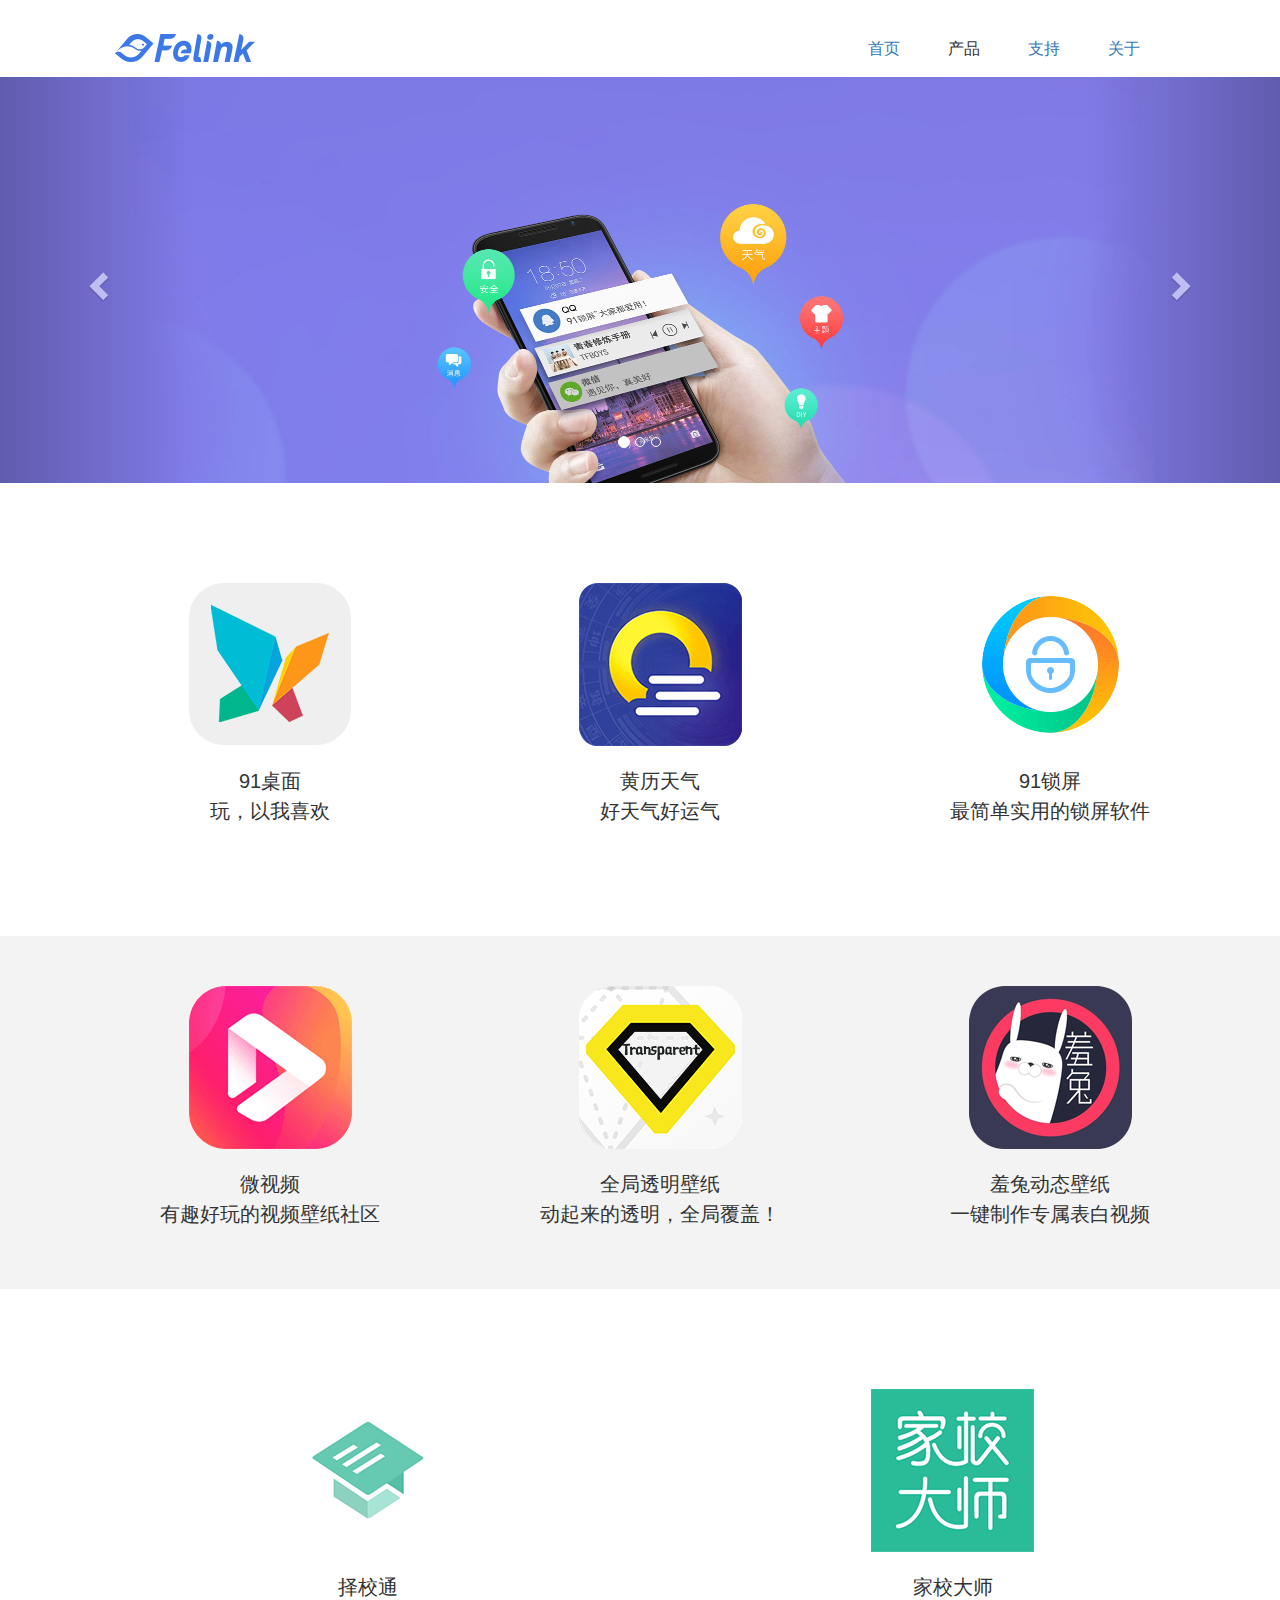
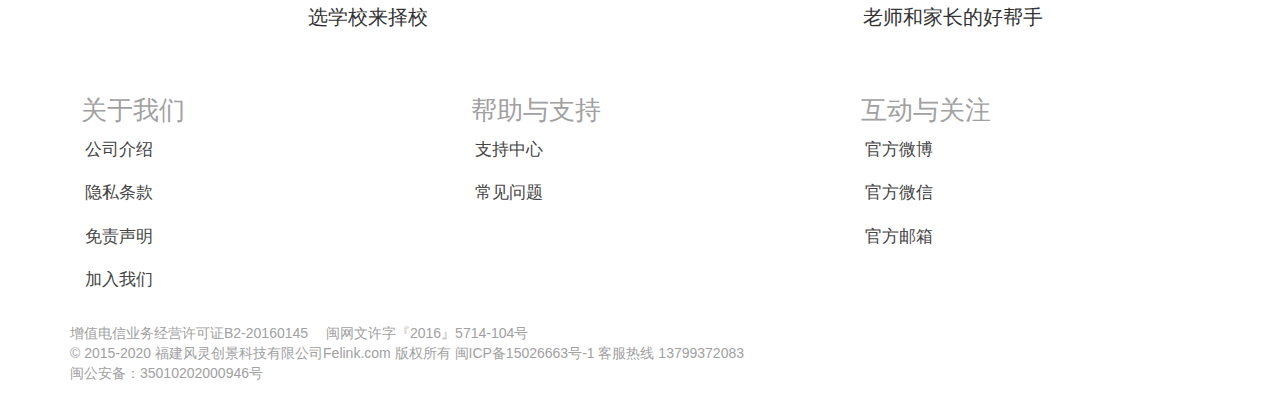
<file: felink/index.html>
<!DOCTYPE html>
<html lang="en">
<head>
    <meta charset="UTF-8">
    <meta name="viewport" content="width=device-width, initial-scale=1.0">
    <title>Document</title>
    <script src="js/jquery-3.5.1.min.js"></script>
    <script src="js/bootstrap.min.js"></script>
    <script src="js/ww.js"></script>
    <link rel="stylesheet" href="css/bootstrap.min.css">
    <link rel="stylesheet" href="css/ww.css">
</head>
<body>
    <div class="container a2">
        <div class="row">
          <div class="col-md-3 col-sm-12 column">
              <div class="row">
                <div class="col-md-4 col-sm-5"></div>
                <div class="col-md-8 col-sm-1">
                    <img src="image/LOGO.png" class="a5" alt="">
                </div>
                <div class="col-md-0 col-sm-6"></div>
              </div>
          </div>
          <div class="col-md-3 col-sm-0"></div>
          <div class="col-md-3 col-sm-4"></div>
          <div class="col-md-3 col-sm-4 col-md-pull-1">
              <div class="row a1">
                  <div class="col-md-3 col-sm-3"><a href="#">首页</a></div>
                  <div class="col-md-3 col-sm-3 a3">产品
                  <ul class="dropdown-menu a4">
                    <li><a href="#">91桌面</a></li>
                    <li><a href="#">黄历天气</a></li>
                    <li><a href="#">黄历日历</a></li>
                    <li><a href="#">精灵天气</a></li>
                    <li><a href="#">微视频</a></li>
                    <li><a href="#">全局透明壁纸</a></li>
                    <li><a href="#">羞兔动态壁纸</a></li>
                    <li><a href="#">91锁屏</a></li>
                    <li><a href="#">择校通</a></li>
                    <li><a href="#">家校大师</a></li>
                </ul>
            </div>
                  <div class="col-md-3 col-sm-3"><a href="page/wzf.html">支持</a></div>
                  <div class="col-md-3 col-sm-3"><a href="page/wzf1.html">关于</a></div>
              </div>
              <div class="col-md-0 col-sm-4"></div>
          </div>
        </div>
      </div>



      <nav class="navbar navbar-default a6" role="navigation">
        <div class="container-fluid"> 
        <div class="navbar-header a10 c2">
            <button type="button" class="navbar-toggle" id="btn"
                    data-target="#example-navbar-collapse" style="float:left">
                <span class="sr-only">切换导航</span>
                <span class="icon-bar" style="background: #fff;"></span>
                <span class="icon-bar" style="background: #fff;"></span>
                <span class="icon-bar" style="background: #fff;"></span>
            </button>
            <div class="navbar-brand" style="float:right">
            <img src="image/Felink-logo.png">
            </div>
        </div>
        <div class="a11">
            <div class="navbar-collapse a10" id="example-navbar-collapse">
                <ul class="nav navbar-nav a8"  style="width: 120px;">
                    <li><a href="#">首页</a></li>
                    <li class="dropdown">
                        <a href="#" class="dropdown-toggle a9" data-toggle="dropdown">
                            产品 <b class="caret"></b>
                        </a>
                        <ul class="dropdown-menu a7" >
                            <li><a href="#">91桌面</a></li>
                            <li><a href="#">黄历天气</a></li>
                            <li><a href="#">黄历日历</a></li>
                            <li><a href="#">精灵天气</a></li>
                            <li><a href="#">微视频</a></li>
                            <li><a href="#">全局透明壁纸</a></li>
                            <li><a href="#">羞兔动态壁纸</a></li>
                            <li><a href="#">91锁屏</a></li>
                            <li><a href="#">择校通</a></li>
                            <li><a href="#">家校大师</a></li>
                        </ul>
                    </li>
                    <li><a href="#">支持</a></li>
                    <li><a href="#">关于</a></li>
                </ul>
            </div>
        </div>
        
        </div>
    </nav>





    <div class="container-fluid lb">
        <div class="row clearfix">
            <div class="col-md-12 column">
                <div class="carousel slide" id="carousel-516296">
                    <ol class="carousel-indicators">
                        <li class="active" data-slide-to="0" data-target="#carousel-516296">
                        </li>
                        <li data-slide-to="1" data-target="#carousel-516296">
                        </li>
                        <li data-slide-to="2" data-target="#carousel-516296">
                        </li>
                    </ol>
                    <div class="carousel-inner">
                        <div class="item active">
                            <img alt="" src="image/3.jpg" />
                            <div class="carousel-caption">
                               
                            </div>
                        </div>
                        <div class="item">
                            <img alt="" src="image/5.png" />
                            <div class="carousel-caption">
                                
                            </div>
                        </div>
                        <div class="item">
                            <img alt="" src="image/7.jpg" />
                            <div class="carousel-caption">
                                
                            </div>
                        </div>
                    </div> <a class="left carousel-control" href="#carousel-516296" data-slide="prev"><span class="glyphicon glyphicon-chevron-left"></span></a> <a class="right carousel-control" href="#carousel-516296" data-slide="next"><span class="glyphicon glyphicon-chevron-right"></span></a>
                </div>
            </div>
        </div>
    </div>





    <main>

        <section class="well2 f">
            <div class="container  text-center index-content">
                <div class="row">
                    
                    <div class="col-md-4 col-sm-4 col-xs-12">
                        <ul class="icon-list">
                            <li class="box">
                                <div class="box_aside">
                                    <a href="zm.html"><img src="image/index_ico1.png" alt=""/></a>
                                    <br> <br>
                                    <a href="zm.html">91桌面<br/>玩，以我喜欢</a>
                                </div>
                            </li>

                        </ul>
                    </div>


                    <div class="col-md-4 col-sm-4 col-xs-12">
                        <ul class="icon-list">
                            <li class="box">
                                <div class="box_aside">
                                    <a href="tq.html"><img src="image/index_ico2_20170315.png" alt=""/></a>
                                    <br> <br>
                                    <a href="tq.html">黄历天气<br/> 好天气好运气</a>
                                </div>
                            </li>
                        </ul>
                    </div>
                    

                    <div class="col-md-4 col-sm-4 col-xs-12">
                        <ul class="icon-list">
                            <li class="box">
                                <div class="box_aside">
                                    <a href="s.html"><img src="image/index_ico3_20160722.png" alt=""/></a>
                                    <br> <br>
                                    <a href="s.html">91锁屏 <br/>最简单实用的锁屏软件</a>
                                </div>
                            </li>
                        </ul>
                    </div>

                </div>
            </div>
        </section>

        <section class="well2 bg-alt d f">
            <div class="container  text-center index-content">
                <div class="row">
                    <div class="col-md-4 col-sm-4 col-xs-12">
                        <ul class="icon-list">
                            <li class="box">
                                <div class="box_aside">
                                    
                                    <a href="http://vsp.felink.com/"><img src="image/index_ico11.png" alt=""/></a>
                                    <br> <br>
                                    <a href="http://vsp.felink.com/">微视频<br/>有趣好玩的视频壁纸社区</a>
                                </div>
                            </li>
                        </ul>
                    </div>
                    <div class="col-md-4 col-sm-4 col-xs-12">
                        <ul class="icon-list">

                            <li class="box">
                                <div class="box_aside">
                                    <a href="http://qjtm.felink.com/"><img src="image/index_ico12.png" alt=""/></a>
                                    <br> <br>
                                    <a href="http://qjtm.felink.com/">全局透明壁纸<br/>动起来的透明，全局覆盖！</a>
                                </div>
                            </li>
                        </ul>
                    </div>
                    <div class="col-md-4 col-sm-4 col-xs-12">
                        <ul class="icon-list">
                            <li class="box">
                                <div class="box_aside">
                                    <a href="http://dtbz.felink.com/"><img src="image/index_ico13.png" alt=""/></a>
                                    <br> <br>
                                    <a href="http://dtbz.felink.com/">羞兔动态壁纸<br/>一键制作专属表白视频</a>
                                </div>
                            </li>
                        </ul>
                    </div>
                    
                </div>
            </div>

        </section>
        <section class="well2 f">
            <div class="container  text-center index-content">
                <div class="row">
                    
                    <div class="col-md-6 col-sm-6 col-xs-12">
                        <ul class="icon-list">
                            <li class="box">
                                <div class="box_aside">
                                    <a href="http://zxt.felink.com.cn/"><img src="image/index_ico10.png" alt=""/></a>
                                    <br> <br>
                                    <a href="http://zxt.felink.com.cn/">择校通<br/>选学校来择校</a>
                                </div>
                            </li>
                        </ul>
                    </div>
                    <div class="col-md-6 col-sm-6 col-xs-12">
                        <ul class="icon-list">
                            <li class="box">
                                <div class="box_aside">
                                    <a href="http://jxds.felink.com.cn/"><img src="image/index_ico9.png" alt=""/></a>
                                    <br> <br>
                                    <a href="http://jxds.felink.com.cn/">家校大师<br/>老师和家长的好帮手</a>
                                </div>
                            </li>
                        </ul>
                    </div>


                </div>
            </div>
        </section>
    </main>






   <div class="container">
        <div class="row clearfix">
            <div class="col-md-12 column">
                <div class="row clearfix">
                    <div class="col-md-4 column">
                        <span class="sp">关于我们</span>
                        <ul class="list-group">
                            <li class="list-group-item">公司介绍</li>
                            <li  class="list-group-item">隐私条款</li>
                            <li  class="list-group-item">免责声明</li>
                            <li  class="list-group-item">加入我们</li>
                        </ul>
                    </div>
                    <div class="col-md-4 column">
                        <span class="sp">帮助与支持</span>
                        <ul class="list-group">
                            <li class="list-group-item">支持中心</li>
                            <li  class="list-group-item">常见问题</li>
                        </ul>
                    </div>
                    <div class="col-md-4 column">
                        <span class="sp">互动与关注</span>
                        <ul class="list-group">
                            <li class="list-group-item">官方微博</li>
                            <li  class="list-group-item">官方微信</li>
                            <li  class="list-group-item">官方邮箱</li>
                            
                        </ul>
                    </div>
                </div>
            </div>
        </div>
        <div class="row clearfix">
            <div class="col-md-12 column">
                <p style="color:#a1a1a1">增值电信业务经营许可证B2-20160145　 闽网文许字『2016』5714-104号<br>© 2015-2020 福建风灵创景科技有限公司Felink.com 版权所有 闽ICP备15026663号-1 客服热线 13799372083
                    <br>
                    <a target="_blank" class="recordcode" href="http://www.beian.gov.cn/portal/registerSystemInfo?recordcode=35010202000946"><i></i>闽公安备：35010202000946号</a></p>
            </div>
        </div>
     </div> 

</body>
</html>
</file>
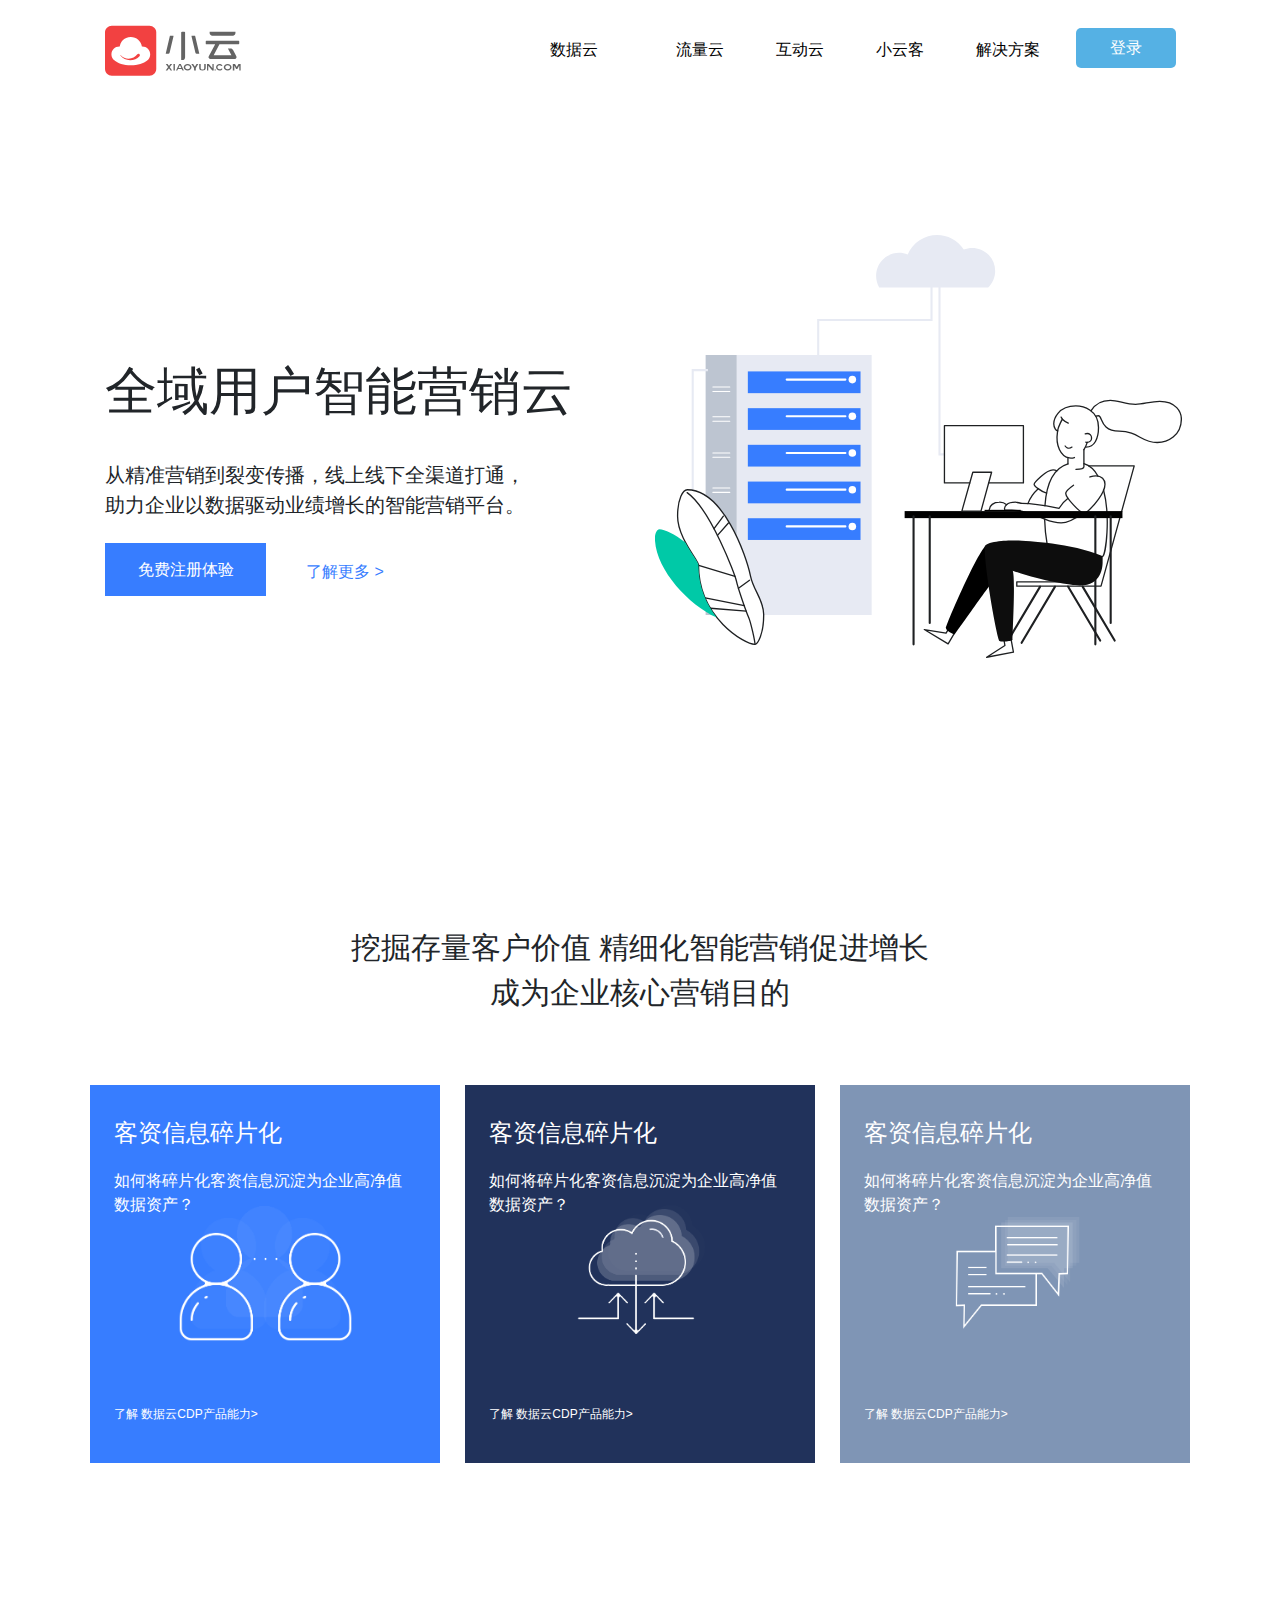
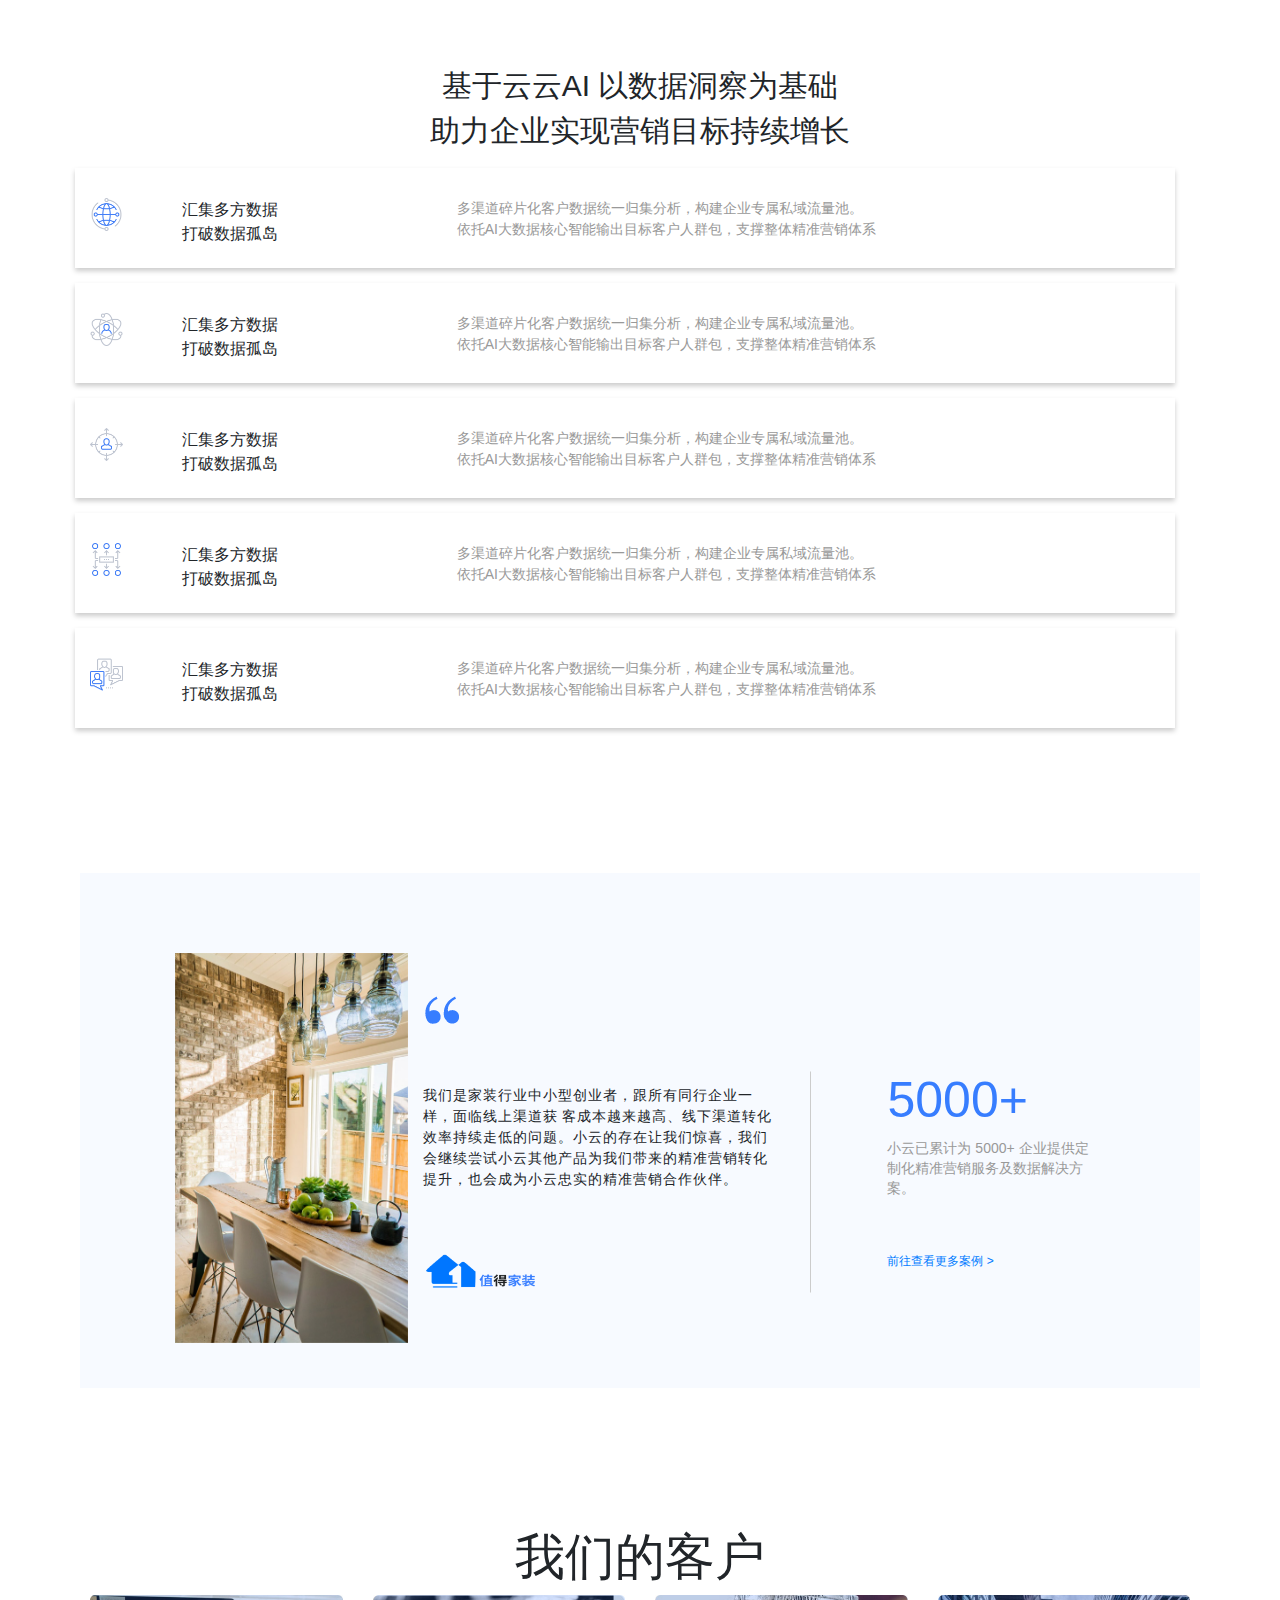
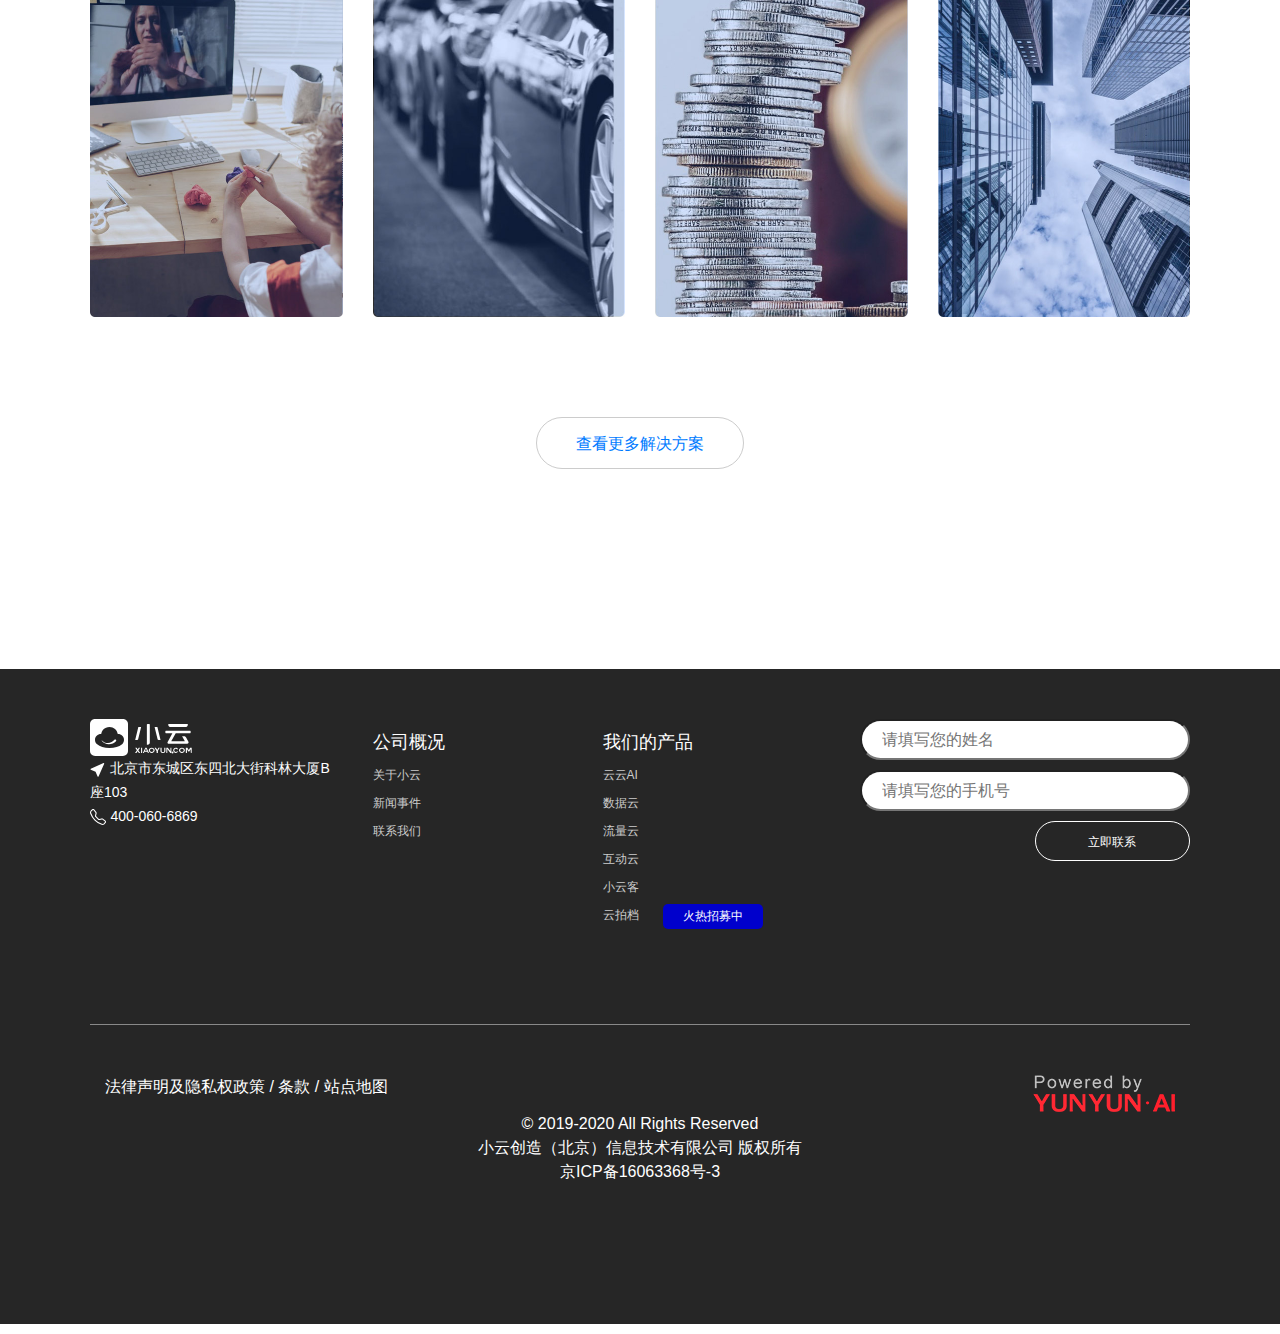
<file: xygw/index.html>
<!DOCTYPE html>
<html lang="en">
<head>
    <meta charset="UTF-8">
    <meta name="viewport" content="width=device-width, initial-scale=1.0,user-scalable=no,maximum-scale=1.0">
    <title>小云官网-全域用户只能营销云</title>
    <link href="css/bootstrap.min.css" type="text/css" rel="stylesheet">
    <link href="css/index.css" type="text/css" rel="stylesheet">
    <script src="js/jquery-3.5.1.js" type="text/javascript"></script>
    <script src="js/bootstrap.min.js" type="text/javascript"></script>
    <style>
    /* @media screen and (max-width:767px){
        .container{
            width:100%;
        }
    }
    @media screen and (min-width:768px){
        .container{
            width:690px;
        }
    }

    @media screen and (min-width:992px){
        .container{
            width:930px;
        }
    }
    @media screen and (min-width:1200px){
        .container{
            width:1100px;
        }
    } */


    @media screen and (max-width:767px){
        html{
            font-size:100%;
        }
    }
    @media screen and (min-width:768px){
        html{
            font-size:64px;
        }
    }
    @media screen and (min-width:992px){
        html{
            font-size:82.67px;
        }
    }
    @media screen and (min-width:1200px){
        html{
            /* font-size:calc(1em+1vw); */
            font-size:100px;
        }
    }

    </style>

</head>
<body>
    <div class="container">
        <nav class="navbar navbar-expand-lg bg-dark navbar-dark" >
            <!-- Brand -->
            <a class="navbar-brand" href="#"><img src="img/xy_logo.svg"></a>
           <img class="mylogo" src="img/footer_yunyunai.png">
            <!-- Toggler/collapsibe Button -->
            <button class="navbar-toggler" type="button" data-toggle="collapse" data-target="#collapsibleNavbar">
              <span class="navbar-toggler-icon"></span>
            </button>
           
            <!-- Navbar links -->
            <div class="collapse navbar-collapse" id="collapsibleNavbar">
              <ul class="navbar-nav">
                <li class="nav-item">
                  <a class="nav-link" href="page/shujuyun.html">数据云</a>
                </li>
                <li class="nav-item">
                  <a class="nav-link" href="index.html" style="margin-left:26px;">流量云</a>
                </li>
                <li class="nav-item">
                  <a class="nav-link" href="#" style="margin-left:26px;">互动云</a>
                </li> 
                <li class="nav-item">
                    <a class="nav-link" href="#" style="margin-left:26px;">小云客</a>
                  </li>
                  <li class="nav-item">
                    <a class="nav-link" href="page/wenti.html" style="margin-left:26px;">解决方案</a>
                  </li>
                  <li class="nav-item">
                    <a class="nav-link" href="#" style="margin-left:26px;">登录</a>
                  </li> 
              </ul>
            </div> 
          </nav>

          <!-- content -->
          <div class="row con3" style="position:relative;">   
                <div class="col-md-12 col-lg-6 con2">
                  <img src="img/server-woman.svg">
                </div>
                <div class="col-md-12 col-lg-6 con1">
                    <div>
                        <p>全域用户智能营销云</p>
                        <p>从精准营销到裂变传播，线上线下全渠道打通，<br/>助力企业以数据驱动业绩增长的智能营销平台。</p>
                        <bottom>免费注册体验</bottom>
                        <a href="#">了解更多 ></a>
                    </div>
                </div>
                <div class="col-md-12 con4">挖掘存量客户价值 精细化智能营销促进增长<br>成为企业核心营销目的</div>
                <div class="kh">
                    <div class="con4_1 px-lg-3">
                        <p>客资信息碎片化</p>
                        <p>如何将碎片化客资信息沉淀为企业高净值数据资产？</p>
                        <p>了解 数据云CDP产品能力></p>
                    </div>
                    <div class="con4_2 px-lg-3">
                        <p>客资信息碎片化</p>
                        <p>如何将碎片化客资信息沉淀为企业高净值数据资产？</p>
                        <p>了解 数据云CDP产品能力></p>
                    </div>
                    <div class="con4_3 px-lg-3">
                        <p>客资信息碎片化</p>
                        <p>如何将碎片化客资信息沉淀为企业高净值数据资产？</p>
                        <p>了解 数据云CDP产品能力></p>
                    </div>
                </div>
                <div class="threepagetitle">
                    <p>基于云云AI 以数据洞察为基础<br/>助力企业实现营销目标持续增长</p>
                        <div class="threepagerow row">
                            <div class="col-12 col-lg-1">
                                <img src="img/front_yunyun_01.jpg">
                            </div>
                            <div class="col-12 col-lg-3">
                                <p>汇集多方数据<br/>打破数据孤岛</p>
                            </div>
                            <div class="col-12 col-lg-8 threepagecol">
                                <p>多渠道碎片化客户数据统一归集分析，构建企业专属私域流量池。<br/>依托AI大数据核心智能输出目标客户人群包，支撑整体精准营销体系</p>
                            </div>
                        </div>

                        <div class="threepagerow row">
                            <div class="col-12 col-lg-1">
                                <img src="img/front_yunyun_02.jpg">
                            </div>
                            <div class="col-12 col-lg-3">
                                <p>汇集多方数据<br/>打破数据孤岛</p>
                            </div>
                            <div class="col-12 col-lg-8 threepagecol">
                                <p>多渠道碎片化客户数据统一归集分析，构建企业专属私域流量池。<br/>依托AI大数据核心智能输出目标客户人群包，支撑整体精准营销体系</p>
                            </div>
                        </div>

                        <div class="threepagerow row">
                            <div class="col-12 col-lg-1">
                                <img src="img/front_yunyun_03.jpg">
                            </div>
                            <div class="col-12 col-lg-3">
                                <p>汇集多方数据<br/>打破数据孤岛</p>
                            </div>
                            <div class="col-12 col-lg-8 threepagecol">
                                <p>多渠道碎片化客户数据统一归集分析，构建企业专属私域流量池。<br/>依托AI大数据核心智能输出目标客户人群包，支撑整体精准营销体系</p>
                            </div>
                        </div>

                        <div class="threepagerow row">
                            <div class="col-12 col-lg-1">
                                <img src="img/front_yunyun_04.jpg">
                            </div>
                            <div class="col-12 col-lg-3">
                                <p>汇集多方数据<br/>打破数据孤岛</p>
                            </div>
                            <div class="col-12 col-lg-8 threepagecol">
                                <p>多渠道碎片化客户数据统一归集分析，构建企业专属私域流量池。<br/>依托AI大数据核心智能输出目标客户人群包，支撑整体精准营销体系</p>
                            </div>
                        </div>

                        <div class="threepagerow row">
                            <div class="col-12 col-lg-1">
                                <img src="img/front_yunyun_05.jpg">
                            </div>
                            <div class="col-12 col-lg-3">
                                <p>汇集多方数据<br/>打破数据孤岛</p>
                            </div>
                            <div class="col-12 col-lg-8 threepagecol">
                                <p>多渠道碎片化客户数据统一归集分析，构建企业专属私域流量池。<br/>依托AI大数据核心智能输出目标客户人群包，支撑整体精准营销体系</p>
                            </div>
                        </div>
                </div>
          </div>
    </div>
    <div class="fourpagebg">
        <div class="row fourpagerow">
            <div class="col-0 col-lg-3 fourpagecol1">
                <img src="img/front_zhide.jpg" class="fourpagefimg">
            </div>
            <div class="col-12 col-lg-5 fourpagecol2">
                <img src="img/yh.png">
                <p>我们是家装行业中小型创业者，跟所有同行企业一样，面临线上渠道获 客成本越来越高、线下渠道转化效率持续走低的问题。小云的存在让我们惊喜，我们会继续尝试小云其他产品为我们带来的精准营销转化提升，也会成为小云忠实的精准营销合作伙伴。</p>
                <img src="img/zhidejiazhuang.png">
            </div>
            <div class="col-12 col-lg-1 fourpagecol3">
                <i></i>
            </div>
            <div class="col-12 col-lg-3 fourpagecol4">
                <p>5000+</p>
                <p>小云已累计为 5000+ 企业提供定制化精准营销服务及数据解决方案。</p>
                <a href="#">前往查看更多案例 ></a>
            </div>
        </div>
    </div>
    <div class="fivepage">
        <p class="fivepagetitle">我们的客户</p>
        <div class="row fivepagerow">
            <div class="col-sm-12 col-md-3">
                <img src="img/our_clients_01.jpg">
            </div>
            <div class="col-sm-12 col-md-3">
                <img src="img/our_clients_02.jpg">
            </div>
            <div class="col-sm-12 col-md-3">
                <img src="img/our_clients_03.jpg">
            </div>
            <div class="col-sm-12 col-md-3">
                <img src="img/our_clients_04.jpg">
            </div>
        </div>
        <div class="fivepagebtn"><a href="#">查看更多解决方案</a></div>
    </div>
    <div class="footer">
        <div class="foot">
            <div class="row foot1">
                <div class="col-sm-12 col-md-3">
                    <img src="img/xy_white.svg">
                    <div class="footdz">
                        <svg width="1em" height="1em" viewBox="0 0 16 16" class="bi bi-cursor-fill" fill="currentColor" focusable="false">
                        <path fill-rule="evenodd" d="M14.082 2.182a.5.5 0 0 1 .103.557L8.528 15.467a.5.5 0 0 1-.917-.007L5.57 10.694.803 8.652a.5.5 0 0 1-.006-.916l12.728-5.657a.5.5 0 0 1 .556.103z"/>
                      </svg>
                      <span class="footfs">北京市东城区东四北大街科林大厦B座103</span>
                    </div>
                    <div>
                          <svg width="1em" height="1em" viewBox="0 0 16 16" class="bi bi-telephone" fill="currentColor" focusable="false">
                        <path fill-rule="evenodd" d="M3.654 1.328a.678.678 0 0 0-1.015-.063L1.605 2.3c-.483.484-.661 1.169-.45 1.77a17.568 17.568 0 0 0 4.168 6.608 17.569 17.569 0 0 0 6.608 4.168c.601.211 1.286.033 1.77-.45l1.034-1.034a.678.678 0 0 0-.063-1.015l-2.307-1.794a.678.678 0 0 0-.58-.122l-2.19.547a1.745 1.745 0 0 1-1.657-.459L5.482 8.062a1.745 1.745 0 0 1-.46-1.657l.548-2.19a.678.678 0 0 0-.122-.58L3.654 1.328zM1.884.511a1.745 1.745 0 0 1 2.612.163L6.29 2.98c.329.423.445.974.315 1.494l-.547 2.19a.678.678 0 0 0 .178.643l2.457 2.457a.678.678 0 0 0 .644.178l2.189-.547a1.745 1.745 0 0 1 1.494.315l2.306 1.794c.829.645.905 1.87.163 2.611l-1.034 1.034c-.74.74-1.846 1.065-2.877.702a18.634 18.634 0 0 1-7.01-4.42 18.634 18.634 0 0 1-4.42-7.009c-.362-1.03-.037-2.137.703-2.877L1.885.511z"/>
                      </svg>
                      <span class="footfs">400-060-6869</span>
                    </div>
                </div>
                <div class="col-sm-12 col-md-5">
                    <ul class="footul1">
                        <li>公司概况</li>
                        <li>关于小云</li>
                        <li>新闻事件</li>
                        <li>联系我们</li>
                    </ul>
                    <ul class="footul2">
                        <li>我们的产品</li>
                        <li>云云AI</li>
                        <li>数据云</li>
                        <li>流量云</li>
                        <li>互动云</li>
                        <li>小云客</li>
                        <li>云拍档
                            <div>火热招募中</div>
                        </li>
                    </ul>
                </div>
                <div class="col-sm-12 col-md-4">
                    <input type="text" placeholder="请填写您的姓名">
                    <input type="text" placeholder="请填写您的手机号">
                    <a href="#" class="footbtn2">立即联系</a>
                </div>
            </div>
            <hr color="#999"/>
            <div class="row foot2">
                <div class="col-xs-12 col-md-6">
                    法律声明及隐私权政策 / 条款 / 站点地图
                </div>
                <div class="col-xs-12 col-md-6">
                    <img src="img/footer_yunyunai.png">
                </div>
                <div class="col-xs-12 col-md-12">© 2019-2020 All Rights Reserved</div>
                <div class="col-xs-12 col-md-12">小云创造（北京）信息技术有限公司 版权所有</div>
                <div class="col-xs-12 col-md-12">京ICP备16063368号-3</div>
            </div>
        </div>
    </div>
</body>
<script src="js/index.js" type="text/javascript"></script>
</html>
</file>
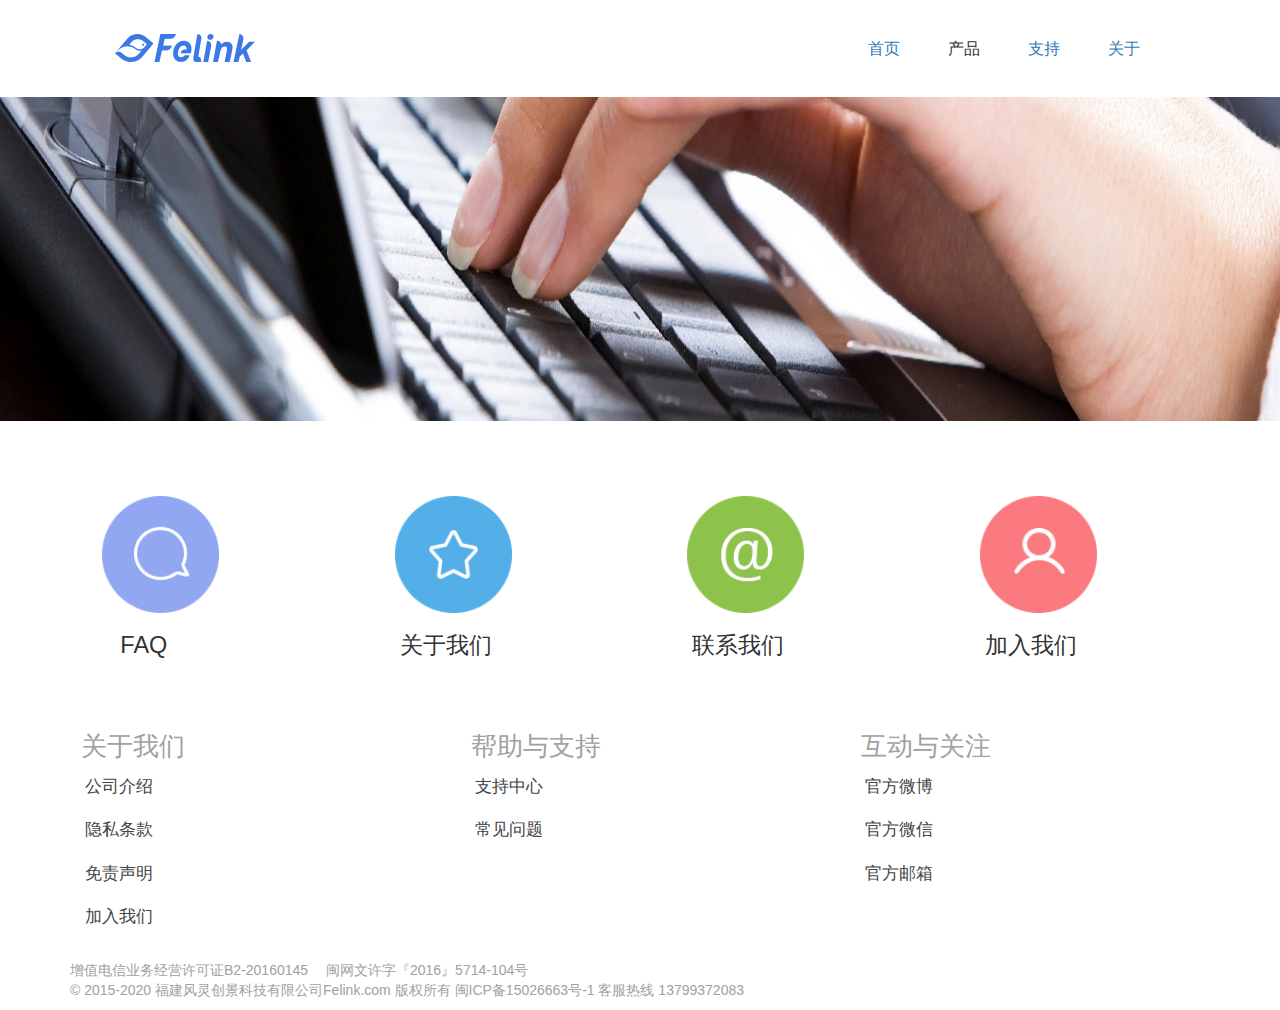
<file: felink/page/wzf.html>
<!DOCTYPE html>
<html lang="en">
<head>
    <meta charset="UTF-8">
    <meta name="viewport" content="width=device-width, initial-scale=1.0">
    <title>Document</title>
    <script src="../js/jquery-3.5.1.min.js"></script>
    <script src="../js/bootstrap.min.js"></script>
    <script src="../js/wzf.js"></script>
    
    <link rel="stylesheet" href="../css/bootstrap.min.css">
    <link rel="stylesheet" href="../css/wzf.css">
</head>
<body>
    <div class="container a2">
        <div class="row">
          <div class="col-md-3 col-sm-12 column">
              <div class="row">
                <div class="col-md-4 col-sm-5"></div>
                <div class="col-md-8 col-sm-1">
                    <img src="../image/LOGO.png" class="a5" alt="">
                </div>
                <div class="col-md-0 col-sm-6"></div>
              </div>
          </div>
          <div class="col-md-3 col-sm-0"></div>
          <div class="col-md-3 col-sm-4"></div>
          <div class="col-md-3 col-sm-4 col-md-pull-1">
              <div class="row a1">
                  <div class="col-md-3 col-sm-3"><a href="../index.html">首页</a></div>
                  <div class="col-md-3 col-sm-3 a3">产品
                  <ul class="dropdown-menu a4">
                    <li><a href="#">91桌面</a></li>
                    <li><a href="#">黄历天气</a></li>
                    <li><a href="#">黄历日历</a></li>
                    <li><a href="#">精灵天气</a></li>
                    <li><a href="#">微视频</a></li>
                    <li><a href="#">全局透明壁纸</a></li>
                    <li><a href="#">羞兔动态壁纸</a></li>
                    <li><a href="#">91锁屏</a></li>
                    <li><a href="#">择校通</a></li>
                    <li><a href="#">家校大师</a></li>
                </ul>
            </div>
                  <div class="col-md-3 col-sm-3"><a href="#">支持</a></div>
                  <div class="col-md-3 col-sm-3"><a href="wzf1.html">关于</a></div>
              </div>
              <div class="col-md-0 col-sm-4"></div>
          </div>
        </div>
      </div>



      <nav class="navbar navbar-default a6" role="navigation">
        <div class="container-fluid"> 
        <div class="navbar-header a10 c2">
            <button type="button" class="navbar-toggle" id="btn"
                    data-target="#example-navbar-collapse" style="float:left">
                <span class="sr-only">切换导航</span>
                <span class="icon-bar" style="background: #fff;"></span>
                <span class="icon-bar" style="background: #fff;"></span>
                <span class="icon-bar" style="background: #fff;"></span>
            </button>
            <div class="navbar-brand" style="float:right">
            <img src="../image/Felink-logo.png">
            </div>
        </div>
        <div class="a11">
            <div class="navbar-collapse a10" id="example-navbar-collapse">
                <ul class="nav navbar-nav a8"  style="width: 120px;">
                    <li><a href="#">首页</a></li>
                    <li class="dropdown">
                        <a href="#" class="dropdown-toggle a9" data-toggle="dropdown">
                            产品 <b class="caret"></b>
                        </a>
                        <ul class="dropdown-menu a7" >
                            <li><a href="#">91桌面</a></li>
                            <li><a href="#">黄历天气</a></li>
                            <li><a href="#">黄历日历</a></li>
                            <li><a href="#">精灵天气</a></li>
                            <li><a href="#">微视频</a></li>
                            <li><a href="#">全局透明壁纸</a></li>
                            <li><a href="#">羞兔动态壁纸</a></li>
                            <li><a href="#">91锁屏</a></li>
                            <li><a href="#">择校通</a></li>
                            <li><a href="#">家校大师</a></li>
                        </ul>
                    </li>
                    <li><a href="#">支持</a></li>
                    <li><a href="#">关于</a></li>
                </ul>
            </div>
        </div>
        
        </div>
    </nav>





<div class="c">
    <div class="container c3">
        <div class="row clearfix">
            <div class="col-md-12 column c4">
                <img src="../image/head.jpg" class="head">
            </div>
        </div>
    </div>
    <div class="container">
        <div class="row clearfix well1">
            <div class="col-md-3 column col-sm-3 col-xs-3">
                <div class="well2">
                    <img alt="140x140" src="../image/faq.png" />
                    <div class="well3">&nbsp; FAQ</div>
                </div>
                
            </div>
            <div class="col-md-3 column col-sm-3 col-xs-3">
                <div class="well2">
                    <img alt="140x140" src="../image/aboutus.png" />
                    <div class="well3">关于我们</div>
                </div>
                
            </div>
            <div class="col-md-3 column col-sm-3 col-xs-3">
                <div class="well2">
                <img alt="140x140" src="../image/contactus.png" />
                <div class="well3">联系我们</div>
                </div>
            </div>
            <div class="col-md-3 column col-sm-3 col-xs-3">
                <div class="well2">
                    <img alt="140x140" src="../image/join.png" />
                    <div class="well3">加入我们</div>
                </div>
                
            </div>
        </div>
        <div class="row clearfix">
            <div class="col-md-12 column">
                <div class="row clearfix">
                    <div class="col-md-4 column">
                        <span class="sp">关于我们</span>
                        <ul class="list-group">
                            <li class="list-group-item">公司介绍</li>
                            <li  class="list-group-item">隐私条款</li>
                            <li  class="list-group-item">免责声明</li>
                            <li  class="list-group-item">加入我们</li>
                        </ul>
                    </div>
                    <div class="col-md-4 column">
                        <span class="sp">帮助与支持</span>
                        <ul class="list-group">
                            <li class="list-group-item">支持中心</li>
                            <li  class="list-group-item">常见问题</li>
                        </ul>
                    </div>
                    <div class="col-md-4 column">
                        <span class="sp">互动与关注</span>
                        <ul class="list-group">
                            <li class="list-group-item">官方微博</li>
                            <li  class="list-group-item">官方微信</li>
                            <li  class="list-group-item">官方邮箱</li>
                            
                        </ul>
                    </div>
                </div>
            </div>
        </div>
        <div class="row clearfix">
            <div class="col-md-12 column">
                <p style="color:#a1a1a1">增值电信业务经营许可证B2-20160145　 闽网文许字『2016』5714-104号<br>© 2015-2020 福建风灵创景科技有限公司Felink.com 版权所有 闽ICP备15026663号-1 客服热线 13799372083</p>
            </div>
        </div>
    </div>
</div>
</body>
</html>
</file>
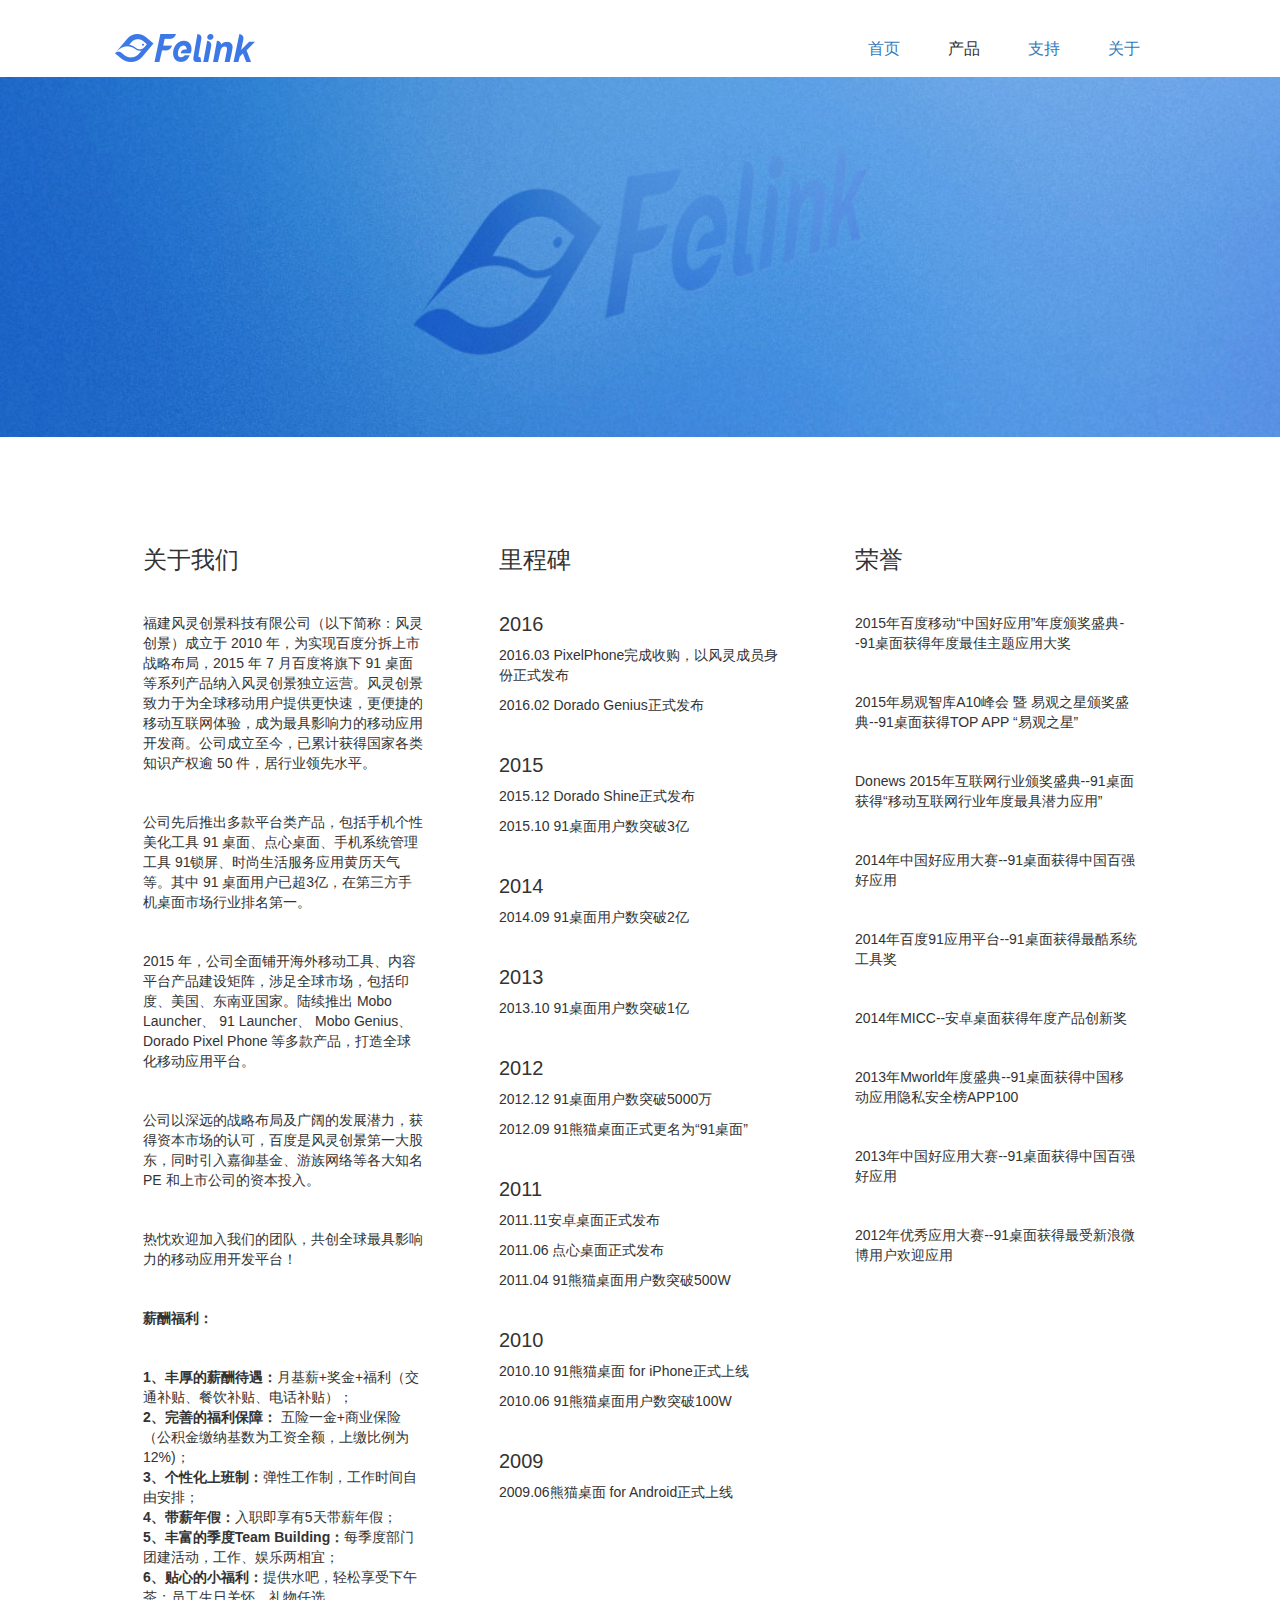
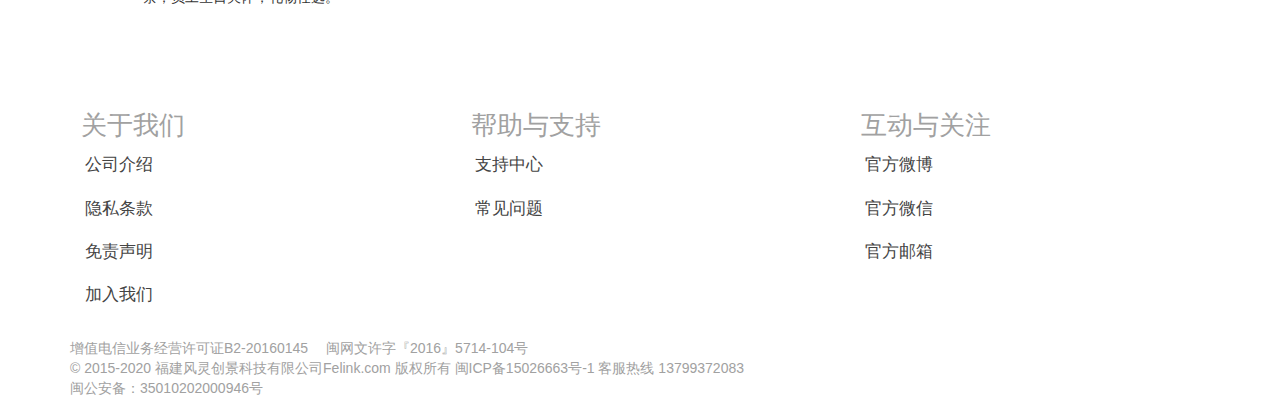
<file: felink/page/wzf1.html>
<!DOCTYPE html>
<html lang="en">
<head>
    <meta charset="UTF-8">
    <meta name="viewport" content="width=device-width, initial-scale=1.0">
    <title>Document</title>
    <script src="../js/jquery-3.5.1.min.js"></script>
    <script src="../js/bootstrap.min.js"></script>
    <script src="../js/wzf1.js"></script>
    
    <link rel="stylesheet" href="../css/bootstrap.min.css">
    <link rel="stylesheet" href="../css/wzf1.css">
</head>
<body>
    <div class="container a2">
        <div class="row">
          <div class="col-md-3 col-sm-12 column">
              <div class="row">
                <div class="col-md-4 col-sm-5"></div>
                <div class="col-md-8 col-sm-1">
                    <img src="../image/LOGO.png" class="a5" alt="">
                </div>
                <div class="col-md-0 col-sm-6"></div>
              </div>
          </div>
          <div class="col-md-3 col-sm-0"></div>
          <div class="col-md-3 col-sm-4"></div>
          <div class="col-md-3 col-sm-4 col-md-pull-1">
              <div class="row a1">
                  <div class="col-md-3 col-sm-3"><a href="../index.html">首页</a></div>
                  <div class="col-md-3 col-sm-3 a3">产品
                  <ul class="dropdown-menu a4">
                    <li><a href="#">91桌面</a></li>
                    <li><a href="#">黄历天气</a></li>
                    <li><a href="#">黄历日历</a></li>
                    <li><a href="#">精灵天气</a></li>
                    <li><a href="#">微视频</a></li>
                    <li><a href="#">全局透明壁纸</a></li>
                    <li><a href="#">羞兔动态壁纸</a></li>
                    <li><a href="#">91锁屏</a></li>
                    <li><a href="#">择校通</a></li>
                    <li><a href="#">家校大师</a></li>
                </ul>
            </div>
                  <div class="col-md-3 col-sm-3"><a href="wzf.html">支持</a></div>
                  <div class="col-md-3 col-sm-3"><a href="#">关于</a></div>
              </div>
              <div class="col-md-0 col-sm-4"></div>
          </div>
        </div>
      </div>



      <nav class="navbar navbar-default a6" role="navigation">
        <div class="container-fluid"> 
        <div class="navbar-header a10 c2">
            <button type="button" class="navbar-toggle" id="btn"
                    data-target="#example-navbar-collapse" style="float:left">
                <span class="sr-only">切换导航</span>
                <span class="icon-bar" style="background: #fff;"></span>
                <span class="icon-bar" style="background: #fff;"></span>
                <span class="icon-bar" style="background: #fff;"></span>
            </button>
            <div class="navbar-brand" style="float:right">
            <img src="../image/Felink-logo.png">
            </div>
        </div>
        <div class="a11">
            <div class="navbar-collapse a10" id="example-navbar-collapse">
                <ul class="nav navbar-nav a8"  style="width: 120px;">
                    <li><a href="#">首页</a></li>
                    <li class="dropdown">
                        <a href="#" class="dropdown-toggle a9" data-toggle="dropdown">
                            产品 <b class="caret"></b>
                        </a>
                        <ul class="dropdown-menu a7" >
                            <li><a href="#">91桌面</a></li>
                            <li><a href="#">黄历天气</a></li>
                            <li><a href="#">黄历日历</a></li>
                            <li><a href="#">精灵天气</a></li>
                            <li><a href="#">微视频</a></li>
                            <li><a href="#">全局透明壁纸</a></li>
                            <li><a href="#">羞兔动态壁纸</a></li>
                            <li><a href="#">91锁屏</a></li>
                            <li><a href="#">择校通</a></li>
                            <li><a href="#">家校大师</a></li>
                        </ul>
                    </li>
                    <li><a href="#">支持</a></li>
                    <li><a href="#">关于</a></li>
                </ul>
            </div>
        </div>
    </div>
    </nav>
    
    <div class="container c3 ba">
        <div class="row">
            <div class="col-md-12 column c4">
                <img src="../image/About-US.jpg" class="head c5">
            </div>
        </div>
    </div>


    <main>

        <section class="bg-alt">
            <div class="about-main  text-left">
                <div class="row">
                    <div class="col-md-4 col-sm-4 col-xs-12 con-con">
                        <div class="about-content">
                            <h2>关于我们</h2>

                            <p>福建风灵创景科技有限公司（以下简称：风灵创景）成立于 2010 年，为实现百度分拆上市战略布局，2015 年 7 月百度将旗下 91
                                桌面等系列产品纳入风灵创景独立运营。风灵创景致力于为全球移动用户提供更快速，更便捷的移动互联网体验，成为最具影响力的移动应用开发商。公司成立至今，已累计获得国家各类知识产权逾
                                50 件，居行业领先水平。</p>
                            <p>公司先后推出多款平台类产品，包括手机个性美化工具 91 桌面、点心桌面、手机系统管理工具 91锁屏、时尚生活服务应用黄历天气等。其中 91
                                桌面用户已超3亿，在第三方手机桌面市场行业排名第一。</p>
                            <p>2015 年，公司全面铺开海外移动工具、内容平台产品建设矩阵，涉足全球市场，包括印度、美国、东南亚国家。陆续推出 Mobo Launcher、 91 Launcher、
                                Mobo Genius、 Dorado Pixel Phone 等多款产品，打造全球化移动应用平台。</p>
                            <p>公司以深远的战略布局及广阔的发展潜力，获得资本市场的认可，百度是风灵创景第一大股东，同时引入嘉御基金、游族网络等各大知名 PE 和上市公司的资本投入。</p>
                            <p>热忱欢迎加入我们的团队，共创全球最具影响力的移动应用开发平台！</p>

                            <p><strong>薪酬福利：</strong></p>
                            <p>
                                <strong>1、丰厚的薪酬待遇：</strong>月基薪+奖金+福利（交通补贴、餐饮补贴、电话补贴）；<br>
                                <strong>2、完善的福利保障：</strong> 五险一金+商业保险（公积金缴纳基数为工资全额，上缴比例为12%)；<br>
                                <strong>3、个性化上班制：</strong>弹性工作制，工作时间自由安排；<br>
                                <strong>4、带薪年假：</strong>入职即享有5天带薪年假；<br>
                                <strong>5、丰富的季度Team Building：</strong>每季度部门团建活动，工作、娱乐两相宜；<br>
                                <strong>6、贴心的小福利：</strong>提供水吧，轻松享受下午茶；员工生日关怀，礼物任选。
                            </p>
                        </div>
                    </div>

                    <div class="col-md-4 col-sm-4 col-xs-12">
                        <div class="about-content-cent">
                            <h2>里程碑</h2>

                            <h4>2016</h4>
                            <p>2016.03 PixelPhone完成收购，以风灵成员身份正式发布</p>
                            <p>2016.02 Dorado Genius正式发布</p>
                            <h4>2015</h4>
                            <p>2015.12 Dorado Shine正式发布</p>
                            <p>2015.10 91桌面用户数突破3亿</p>
                            <h4>2014</h4>
                            <p>2014.09 91桌面用户数突破2亿</p>
                            <h4>2013</h4>
                            <p>2013.10 91桌面用户数突破1亿</p>
                            <h4>2012</h4>
                            <p>2012.12 91桌面用户数突破5000万</p>
                            <p>2012.09 91熊猫桌面正式更名为“91桌面”</p>
                            <h4>2011</h4>
                            <p>2011.11安卓桌面正式发布</p>
                            <p>2011.06 点心桌面正式发布</p>
                            <p>2011.04 91熊猫桌面用户数突破500W</p>
                            <h4>2010</h4>
                            <p>2010.10 91熊猫桌面 for iPhone正式上线</p>
                            <p>2010.06 91熊猫桌面用户数突破100W</p>
                            <h4>2009</h4>
                            <p>2009.06熊猫桌面 for Android正式上线</p>

                        </div>
                    </div>


                    <div class="col-md-4 col-sm-4 col-xs-12 ">
                        <div class="about-content">
                            <h2>荣誉</h2>


                            <p>2015年百度移动“中国好应用”年度颁奖盛典--91桌面获得年度最佳主题应用大奖</p>
                            <p>2015年易观智库A10峰会 暨 易观之星颁奖盛典--91桌面获得TOP APP “易观之星”</p>
                            <p>Donews 2015年互联网行业颁奖盛典--91桌面获得“移动互联网行业年度最具潜力应用”</p>
                            <p>2014年中国好应用大赛--91桌面获得中国百强好应用</p>
                            <p>2014年百度91应用平台--91桌面获得最酷系统工具奖</p>
                            <p>2014年MICC--安卓桌面获得年度产品创新奖</p>
                            <p>2013年Mworld年度盛典--91桌面获得中国移动应用隐私安全榜APP100</p>
                            <p>2013年中国好应用大赛--91桌面获得中国百强好应用</p>
                            <p>2012年优秀应用大赛--91桌面获得最受新浪微博用户欢迎应用</p>



                        </div>
                    </div>
                </div>
            </div>
        </section>

    </main>





        <div class="container">
            <div class="row clearfix">
                <div class="col-md-12 column">
                    <div class="row clearfix">
                        <div class="col-md-4 column">
                            <span class="sp">关于我们</span>
                            <ul class="list-group">
                                <li class="list-group-item">公司介绍</li>
                                <li  class="list-group-item">隐私条款</li>
                                <li  class="list-group-item">免责声明</li>
                                <li  class="list-group-item">加入我们</li>
                            </ul>
                        </div>
                        <div class="col-md-4 column">
                            <span class="sp">帮助与支持</span>
                            <ul class="list-group">
                                <li class="list-group-item">支持中心</li>
                                <li  class="list-group-item">常见问题</li>
                            </ul>
                        </div>
                        <div class="col-md-4 column">
                            <span class="sp">互动与关注</span>
                            <ul class="list-group">
                                <li class="list-group-item">官方微博</li>
                                <li  class="list-group-item">官方微信</li>
                                <li  class="list-group-item">官方邮箱</li>
                                
                            </ul>
                        </div>
                    </div>
                </div>
            </div>
            <div class="row clearfix">
                <div class="col-md-12 column">
                    <p style="color:#a1a1a1">增值电信业务经营许可证B2-20160145　 闽网文许字『2016』5714-104号<br>© 2015-2020 福建风灵创景科技有限公司Felink.com 版权所有 闽ICP备15026663号-1 客服热线 13799372083
                        <br>
                        <a target="_blank" class="recordcode" href="http://www.beian.gov.cn/portal/registerSystemInfo?recordcode=35010202000946"><i></i>闽公安备：35010202000946号</a></p>
                </div>
            </div>
        </div>
    </div>
</body>
</html>
</file>
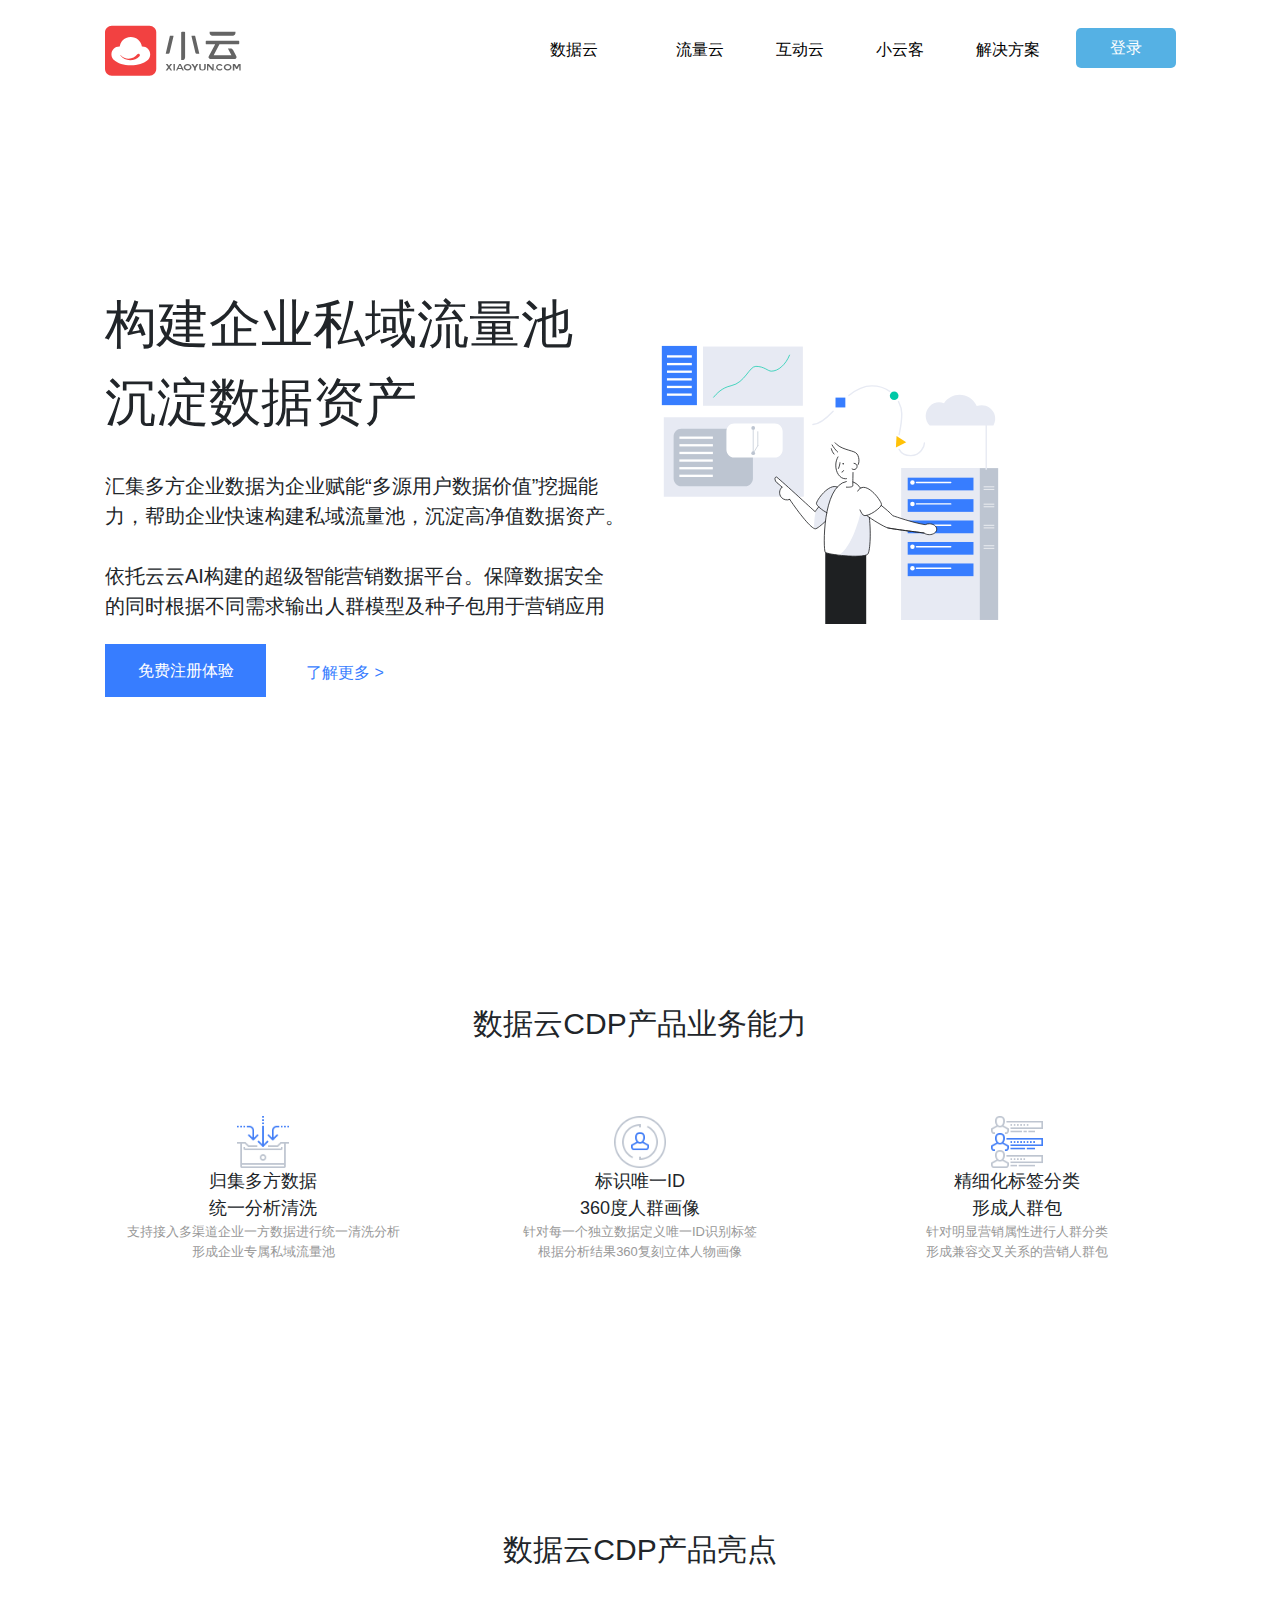
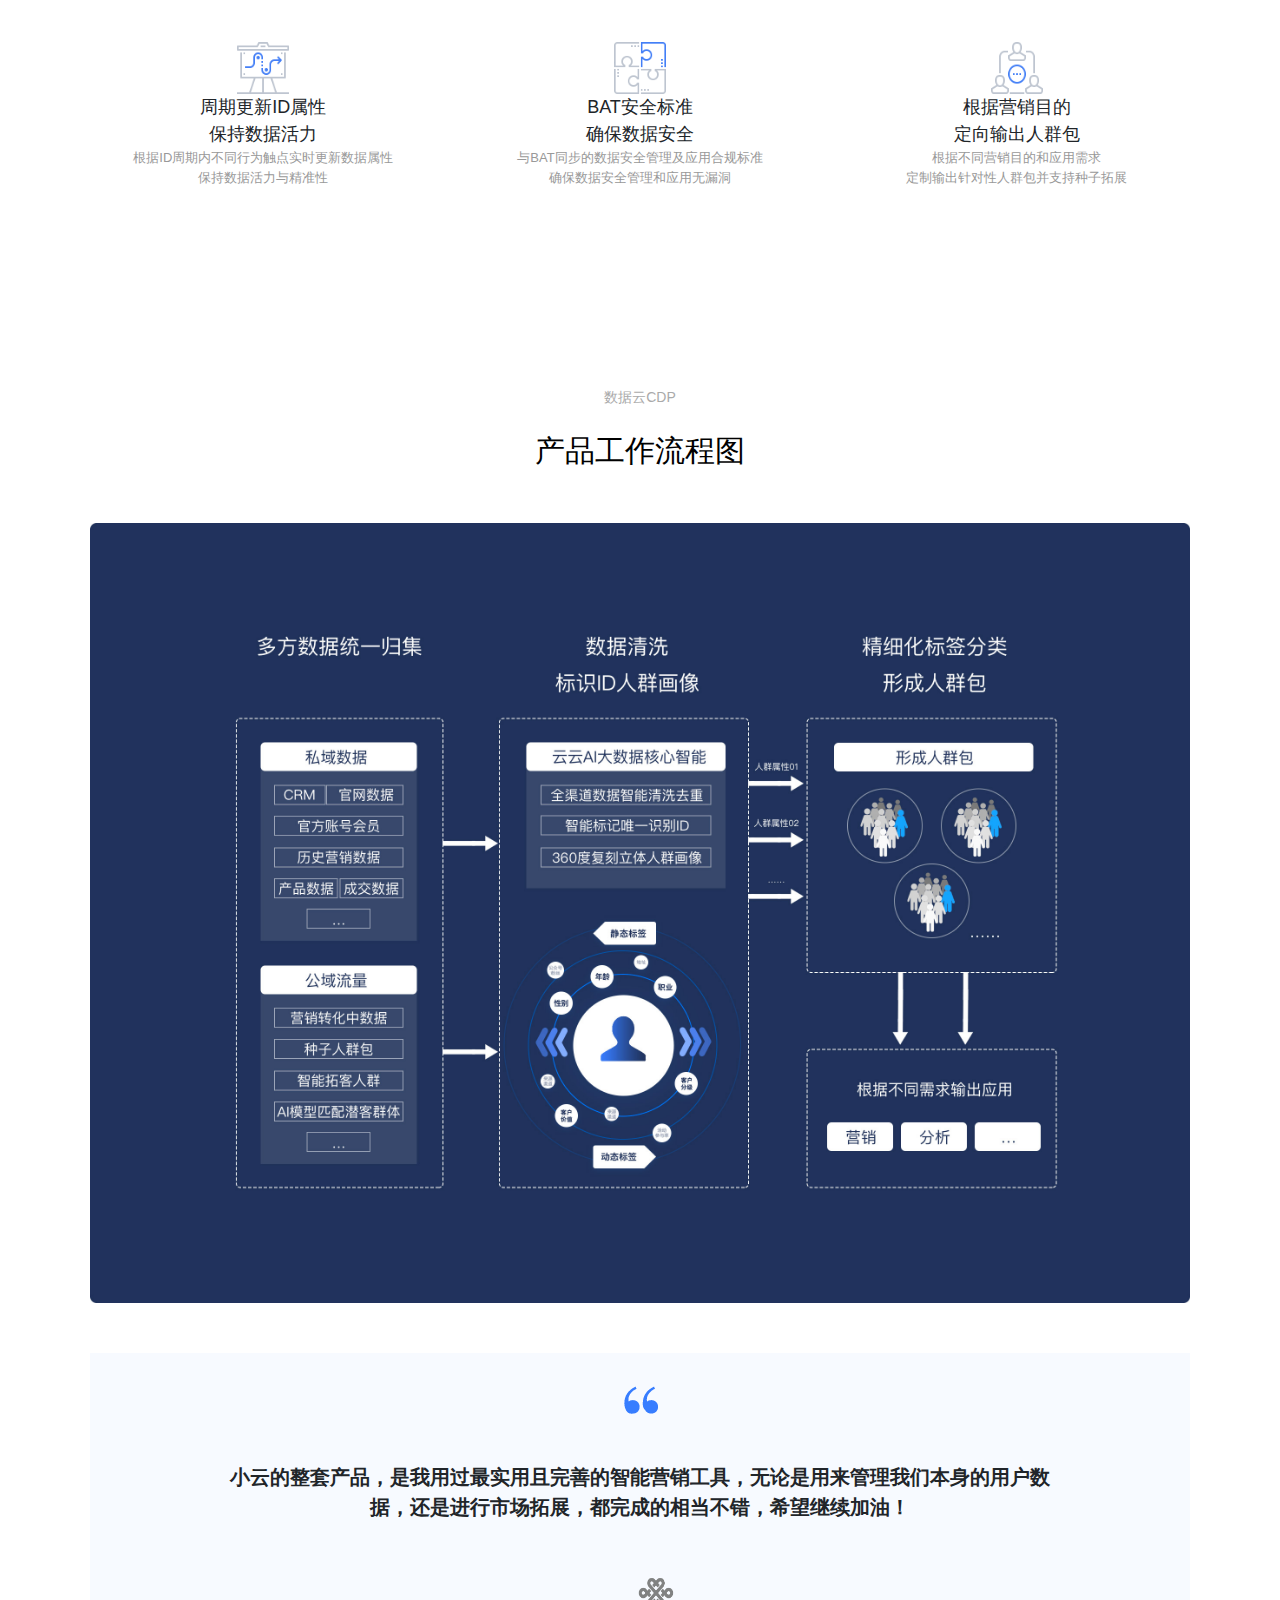
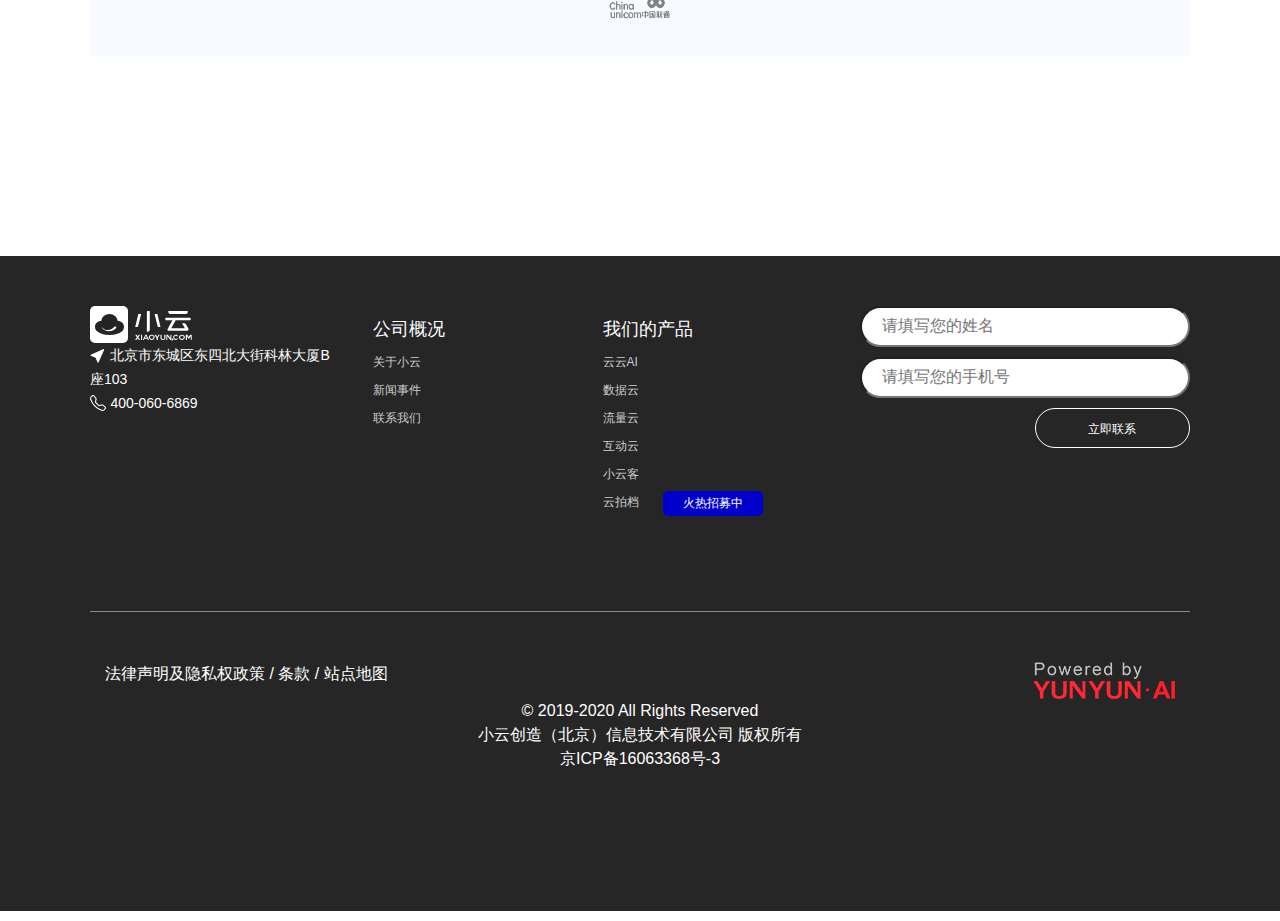
<file: xygw/page/shujuyun.html>
<!DOCTYPE html>
<html lang="en">
<head>
    <meta charset="UTF-8">
    <meta name="viewport" content="width=device-width, initial-scale=1.0,user-scalable=no,maximum-scale=1.0">
    <title>小云官网-全域用户只能营销云</title>
    <link href="../css/bootstrap.min.css" type="text/css" rel="stylesheet">
    <link href="../css/nav.css" type="text/css" rel="stylesheet">
    <link href="../css/shujuyun.css" type="text/css" rel="stylesheet">
    <script src="../js/jquery-3.5.1.js" type="text/javascript"></script>
    <script src="../js/bootstrap.min.js" type="text/javascript"></script>
    <style>
    /* @media screen and (max-width:767px){
        .container{
            width:100%;
        }
    }
    @media screen and (min-width:768px){
        .container{
            width:690px;
        }
    }

    @media screen and (min-width:992px){
        .container{
            width:930px;
        }
    }
    @media screen and (min-width:1200px){
        .container{
            width:1100px;
        }
    } */


    @media screen and (max-width:767px){
        html{
            font-size:100%;
        }
    }
    @media screen and (min-width:768px){
        html{
            font-size:64px;
        }
    }
    @media screen and (min-width:992px){
        html{
            font-size:82.67px;
        }
    }
    @media screen and (min-width:1200px){
        html{
            /* font-size:calc(1em+1vw); */
            font-size:100px;
        }
    }

    </style>

</head>
<body>
    <div class="container">
        <nav class="navbar navbar-expand-lg bg-dark navbar-dark" >
            <!-- Brand -->
            <a class="navbar-brand" href="#"><img src="../img/xy_logo.svg"></a>
           <img class="mylogo" src="../img/footer_yunyunai.png">
            <!-- Toggler/collapsibe Button -->
            <button class="navbar-toggler" type="button" data-toggle="collapse" data-target="#collapsibleNavbar">
              <span class="navbar-toggler-icon"></span>
            </button>
           
            <!-- Navbar links -->
            <div class="collapse navbar-collapse" id="collapsibleNavbar">
              <ul class="navbar-nav">
                <li class="nav-item">
                  <a class="nav-link" href="shujuyun.html">数据云</a>
                </li>
                <li class="nav-item">
                  <a class="nav-link" href="../index.html" style="margin-left:26px;">流量云</a>
                </li>
                <li class="nav-item">
                  <a class="nav-link" href="#" style="margin-left:26px;">互动云</a>
                </li> 
                <li class="nav-item">
                    <a class="nav-link" href="#" style="margin-left:26px;">小云客</a>
                  </li>
                  <li class="nav-item">
                    <a class="nav-link" href="wenti.html" style="margin-left:26px;">解决方案</a>
                  </li>
                  <li class="nav-item">
                    <a class="nav-link" href="#" style="margin-left:26px;">登录</a>
                  </li> 
              </ul>
            </div> 
          </nav>

          <!-- content -->
            
    <div class="row con3" style="position:relative;">
        <div class="col-md-12 col-lg-6 con2">
            <img src="../img/full-stack.svg">
          </div>
          <div class="col-md-12 col-lg-6 con1">
              <div>
                  <p>构建企业私域流量池<br>沉淀数据资产</p>
                  <p>汇集多方企业数据为企业赋能“多源用户数据价值”挖掘能
                    力，帮助企业快速构建私域流量池，沉淀高净值数据资产。<br/><br/>
                    依托云云AI构建的超级智能营销数据平台。保障数据安全
                    的同时根据不同需求输出人群模型及种子包用于营销应用</p>
                  <bottom>免费注册体验</bottom>
                  <a href="#">了解更多 ></a>
              </div>
            </div>
    </div>

    </div>
    <div class="onepage">
        <p class="onepagetitle">数据云CDP产品业务能力</p>
        <div class="row onepagerow">
            <div class="col-12 col-md-4">
                <img src="../img/data_management_01.png">
                <p>归集多方数据<br>统一分析清洗</p>
                <p>支持接入多渠道企业一方数据进行统一清洗分析<br>形成企业专属私域流量池</p>
            </div>
            <div class="col-xs-12 col-md-4">
                <img src="../img/data_management_02.png">
                <p>标识唯一ID<br>360度人群画像</p>
                <p>针对每一个独立数据定义唯一ID识别标签<br>根据分析结果360复刻立体人物画像</p>
            </div>
            <div class="col-xs-12 col-md-4">
                <img src="../img/data_management_03.png">
                <p>精细化标签分类<br>形成人群包</p>
                <p>针对明显营销属性进行人群分类<br>形成兼容交叉关系的营销人群包</p>
            </div>
        </div>
    </div>
    <div class="twopage">
        <p class="twopagetitle">数据云CDP产品亮点</p>
        <div class="row twopagerow">
            <div class="col-12 col-md-4">
                <img src="../img/data_management_04.png">
                <p>周期更新ID属性<br>保持数据活力</p>
                <p>根据ID周期内不同行为触点实时更新数据属性<br>保持数据活力与精准性</p>
            </div>
            <div class="col-xs-12 col-md-4">
                <img src="../img/data_management_05.png">
                <p>BAT安全标准<br>确保数据安全</p>
                <p>与BAT同步的数据安全管理及应用合规标准<br>确保数据安全管理和应用无漏洞</p>
            </div>
            <div class="col-xs-12 col-md-4">
                <img src="../img/data_management_06.png">
                <p>根据营销目的<br>定向输出人群包</p>
                <p>根据不同营销目的和应用需求<br>定制输出针对性人群包并支持种子拓展</p>
            </div>
        </div>
    </div>
    <div class="threepage">
        <p class="threepagetitle">数据云CDP</p>
        <p class="threepagetit">产品工作流程图</p>
        <img src="../img/management_build_step.jpg">
    </div>
    <div class="fourpage">
        <div class="fourpagefal">
            <img src="../img/yh.png" class="fourpageyh">
            <p class="fourpagetext">小云的整套产品，是我用过最实用且完善的智能营销工具，无论是用来管理我们本身的用户数据，还是进行市场拓展，都完成的相当不错，希望继续加油！</p>
            <img class="fourpagelt" src="../img/chinaunicom_icon.png">
        </div>
    </div>

    <div class="footer">
        <div class="foot">
            <div class="row foot1">
                <div class="col-sm-12 col-md-3">
                    <img src="../img/xy_white.svg">
                    <div class="footdz">
                        <svg width="1em" height="1em" viewBox="0 0 16 16" class="bi bi-cursor-fill" fill="currentColor" focusable="false">
                        <path fill-rule="evenodd" d="M14.082 2.182a.5.5 0 0 1 .103.557L8.528 15.467a.5.5 0 0 1-.917-.007L5.57 10.694.803 8.652a.5.5 0 0 1-.006-.916l12.728-5.657a.5.5 0 0 1 .556.103z"/>
                      </svg>
                      <span class="footfs">北京市东城区东四北大街科林大厦B座103</span>
                    </div>
                    <div>
                          <svg width="1em" height="1em" viewBox="0 0 16 16" class="bi bi-telephone" fill="currentColor" focusable="false">
                        <path fill-rule="evenodd" d="M3.654 1.328a.678.678 0 0 0-1.015-.063L1.605 2.3c-.483.484-.661 1.169-.45 1.77a17.568 17.568 0 0 0 4.168 6.608 17.569 17.569 0 0 0 6.608 4.168c.601.211 1.286.033 1.77-.45l1.034-1.034a.678.678 0 0 0-.063-1.015l-2.307-1.794a.678.678 0 0 0-.58-.122l-2.19.547a1.745 1.745 0 0 1-1.657-.459L5.482 8.062a1.745 1.745 0 0 1-.46-1.657l.548-2.19a.678.678 0 0 0-.122-.58L3.654 1.328zM1.884.511a1.745 1.745 0 0 1 2.612.163L6.29 2.98c.329.423.445.974.315 1.494l-.547 2.19a.678.678 0 0 0 .178.643l2.457 2.457a.678.678 0 0 0 .644.178l2.189-.547a1.745 1.745 0 0 1 1.494.315l2.306 1.794c.829.645.905 1.87.163 2.611l-1.034 1.034c-.74.74-1.846 1.065-2.877.702a18.634 18.634 0 0 1-7.01-4.42 18.634 18.634 0 0 1-4.42-7.009c-.362-1.03-.037-2.137.703-2.877L1.885.511z"/>
                      </svg>
                      <span class="footfs">400-060-6869</span>
                    </div>
                </div>
                <div class="col-sm-12 col-md-5">
                    <ul class="footul1">
                        <li>公司概况</li>
                        <li>关于小云</li>
                        <li>新闻事件</li>
                        <li>联系我们</li>
                    </ul>
                    <ul class="footul2">
                        <li>我们的产品</li>
                        <li>云云AI</li>
                        <li>数据云</li>
                        <li>流量云</li>
                        <li>互动云</li>
                        <li>小云客</li>
                        <li>云拍档
                            <div>火热招募中</div>
                        </li>
                    </ul>
                </div>
                <div class="col-sm-12 col-md-4">
                    <input type="text" placeholder="请填写您的姓名">
                    <input type="text" placeholder="请填写您的手机号">
                    <a href="#" class="footbtn2">立即联系</a>
                </div>
            </div>
            <hr color="#999"/>
            <div class="row foot2">
                <div class="col-xs-12 col-md-6">
                    法律声明及隐私权政策 / 条款 / 站点地图
                </div>
                <div class="col-xs-12 col-md-6">
                    <img src="../img/footer_yunyunai.png">
                </div>
                <div class="col-xs-12 col-md-12">© 2019-2020 All Rights Reserved</div>
                <div class="col-xs-12 col-md-12">小云创造（北京）信息技术有限公司 版权所有</div>
                <div class="col-xs-12 col-md-12">京ICP备16063368号-3</div>
            </div>
        </div>
    </div>
</body>
<script src="../js/index.js" type="text/javascript"></script>
</html>
</file>
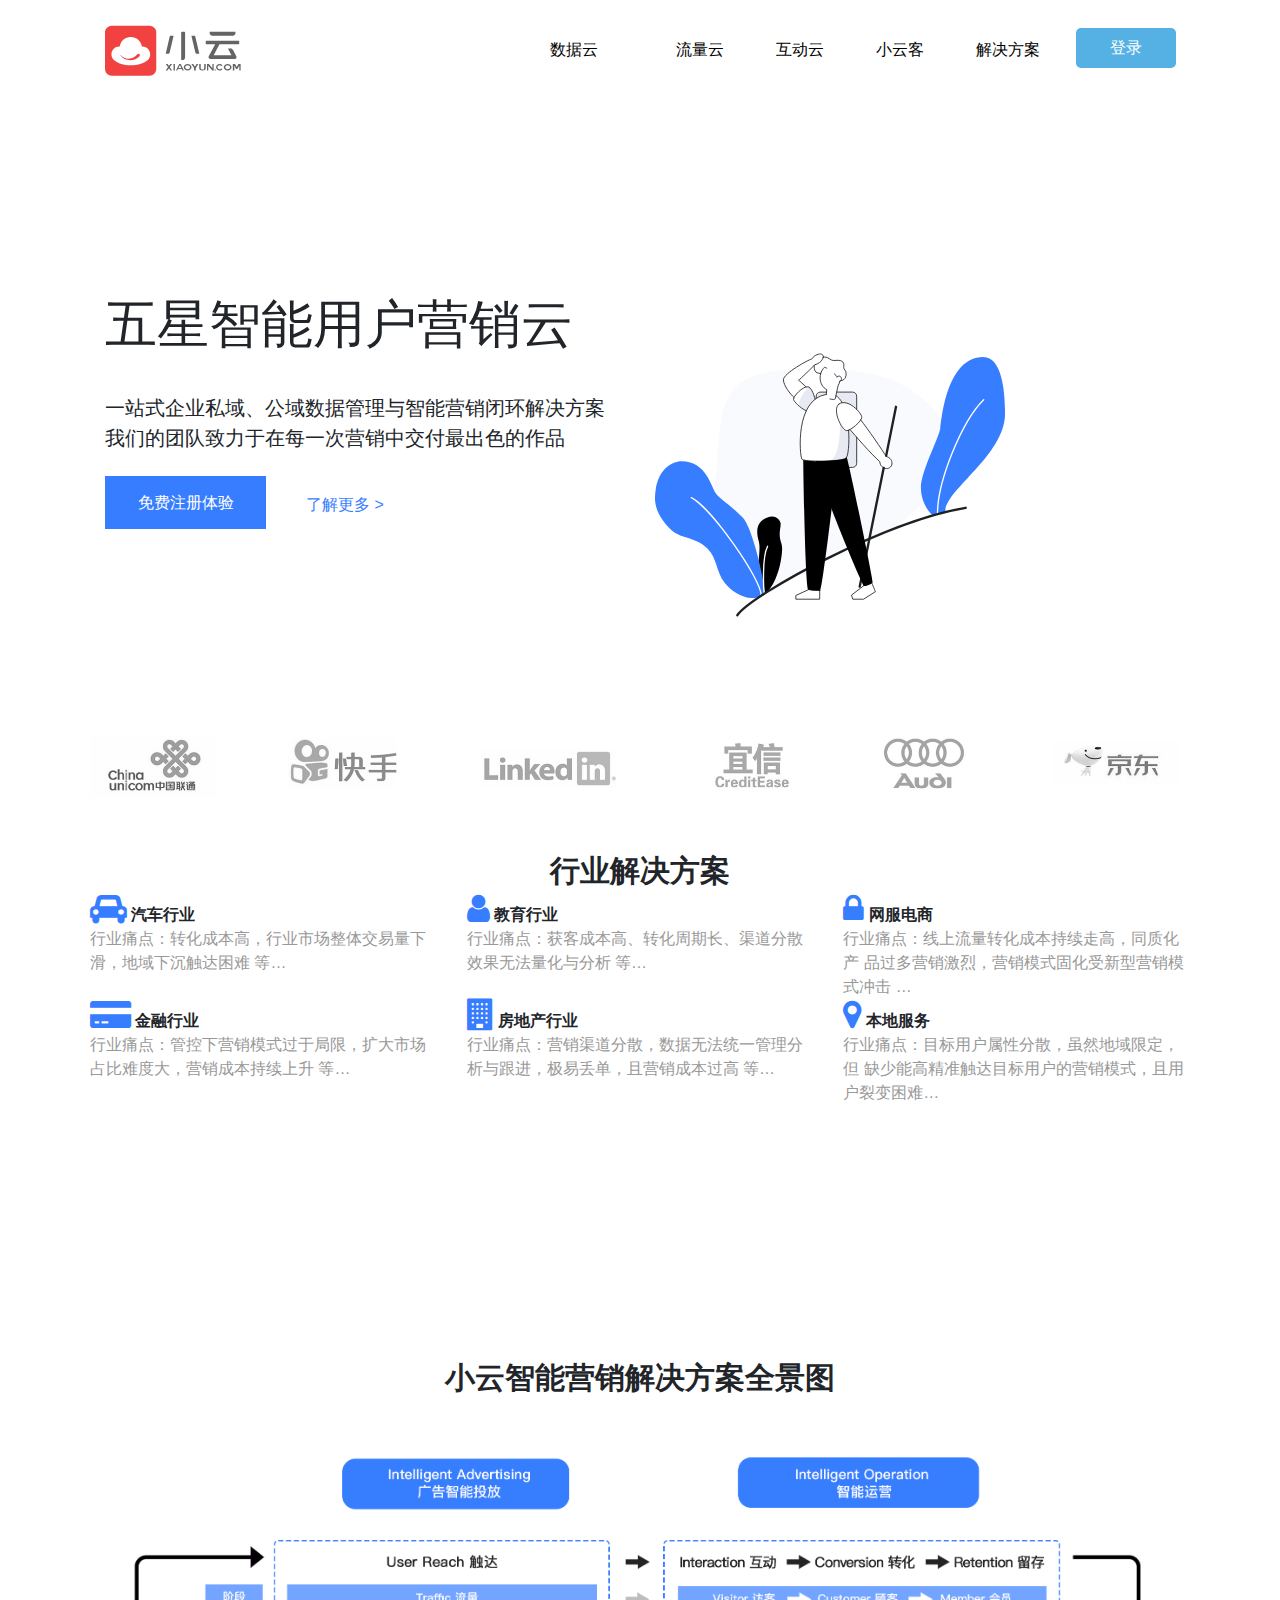
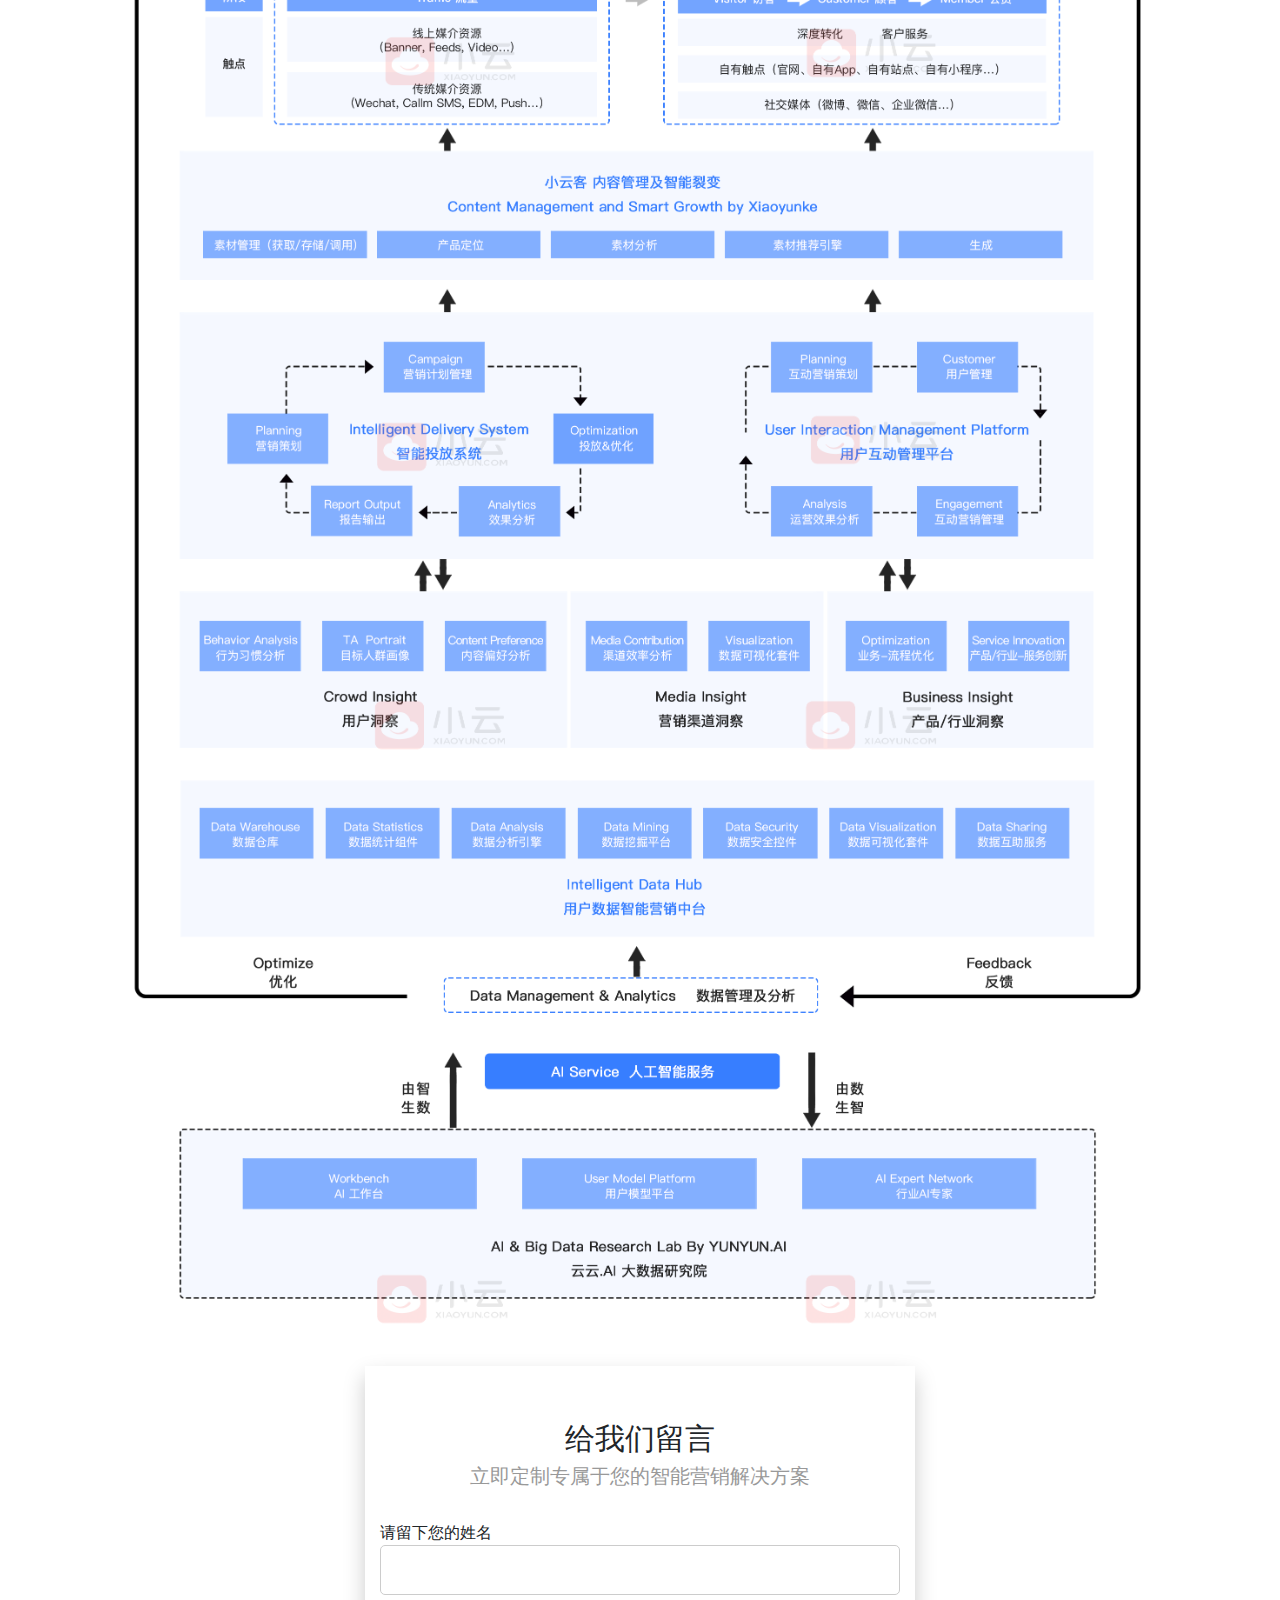
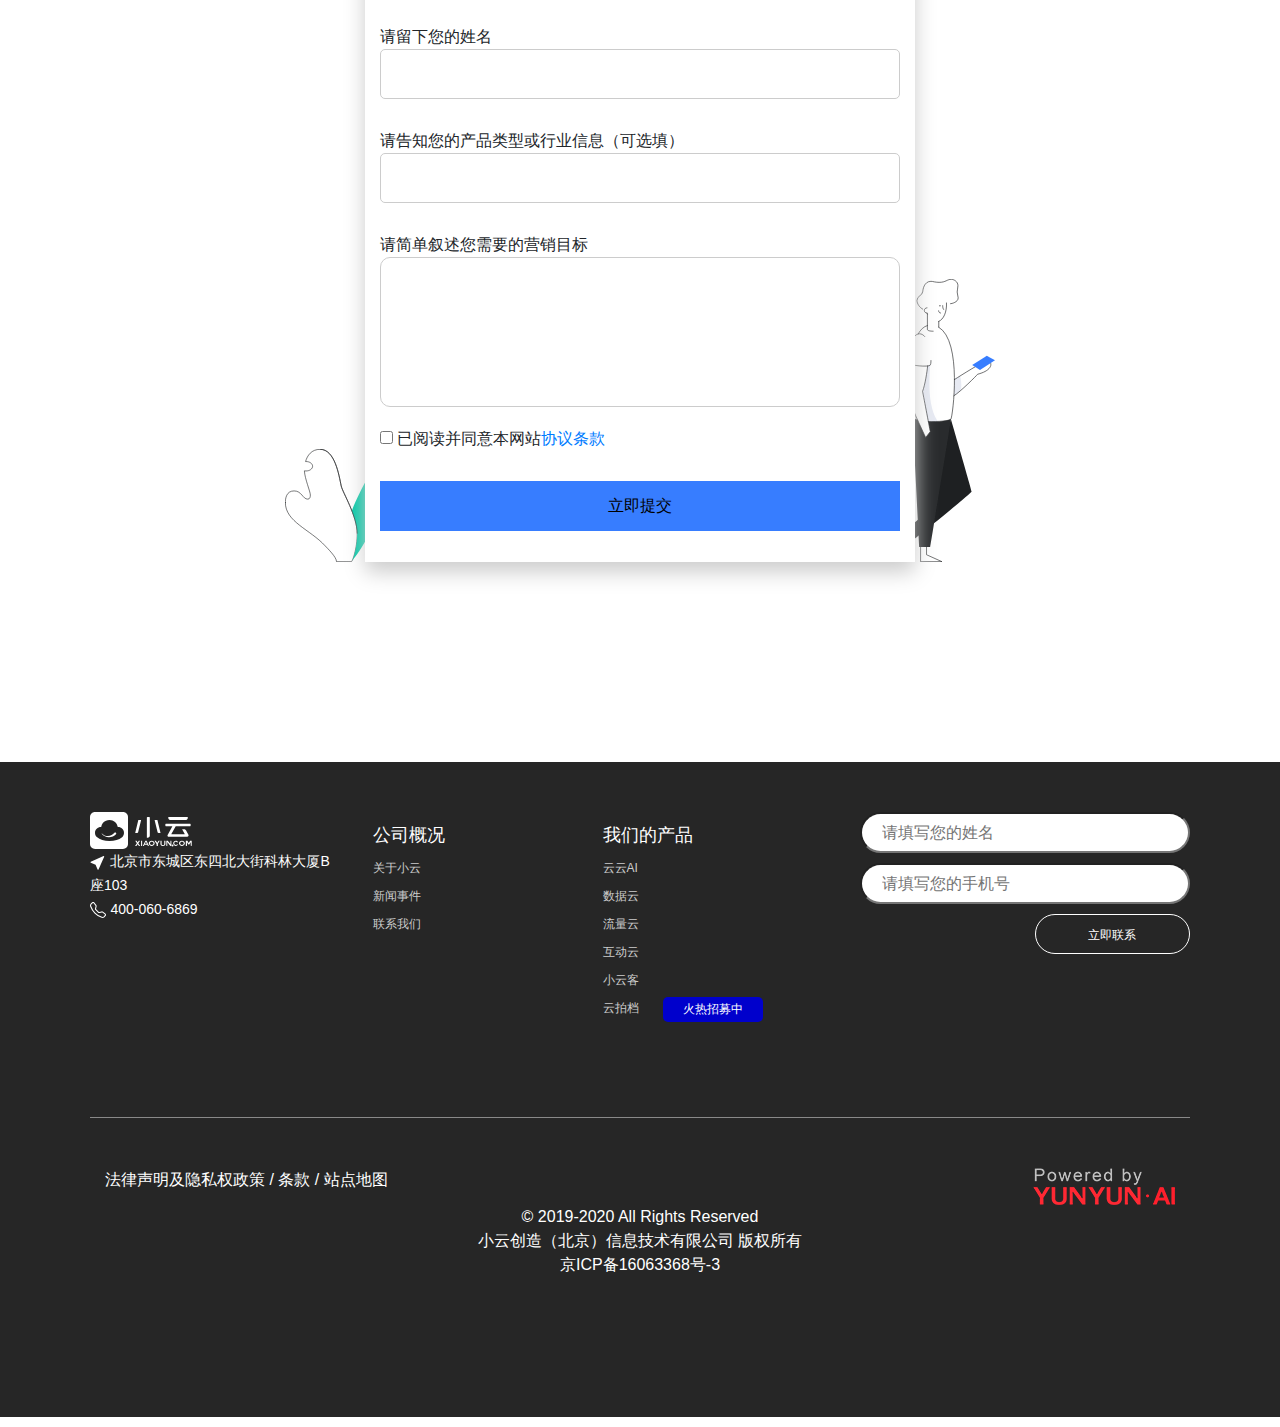
<file: xygw/page/wenti.html>
<!DOCTYPE html>
<html lang="en">
<head>
    <meta charset="UTF-8">
    <meta name="viewport" content="width=device-width, initial-scale=1.0,user-scalable=no,maximum-scale=1.0">
    <title>小云官网-全域用户只能营销云</title>
    <link href="../css/bootstrap.min.css" type="text/css" rel="stylesheet">
    <link href="../css/nav.css" type="text/css" rel="stylesheet">
    <link href="../css/wenti.css" type="text/css" rel="stylesheet">
    <link href="../css/font-awesome.min.css" type="text/css" rel="stylesheet">
    <script src="../js/jquery-3.5.1.js" type="text/javascript"></script>
    <script src="../js/bootstrap.min.js" type="text/javascript"></script>
    <style>
    /* @media screen and (max-width:767px){
        .container{
            width:100%;
        }
    }
    @media screen and (min-width:768px){
        .container{
            width:690px;
        }
    }

    @media screen and (min-width:992px){
        .container{
            width:930px;
        }
    }
    @media screen and (min-width:1200px){
        .container{
            width:1100px;
        }
    } */


    @media screen and (max-width:767px){
        html{
            font-size:100%;
        }
    }
    @media screen and (min-width:768px){
        html{
            font-size:64px;
        }
    }
    @media screen and (min-width:992px){
        html{
            font-size:82.67px;
        }
    }
    @media screen and (min-width:1200px){
        html{
            /* font-size:calc(1em+1vw); */
            font-size:100px;
        }
    }

    </style>

</head>
<body>
    <div class="container">
        <nav class="navbar navbar-expand-lg bg-dark navbar-dark" >
            <!-- Brand -->
            <a class="navbar-brand" href="#"><img src="../img/xy_logo.svg"></a>
           <img class="mylogo" src="../img/footer_yunyunai.png">
            <!-- Toggler/collapsibe Button -->
            <button class="navbar-toggler" type="button" data-toggle="collapse" data-target="#collapsibleNavbar">
              <span class="navbar-toggler-icon"></span>
            </button>
           
            <!-- Navbar links -->
            <div class="collapse navbar-collapse" id="collapsibleNavbar">
              <ul class="navbar-nav">
                <li class="nav-item">
                  <a class="nav-link" href="shujuyun.html">数据云</a>
                </li>
                <li class="nav-item">
                  <a class="nav-link" href="../index.html" style="margin-left:26px;">流量云</a>
                </li>
                <li class="nav-item">
                  <a class="nav-link" href="#" style="margin-left:26px;">互动云</a>
                </li> 
                <li class="nav-item">
                    <a class="nav-link" href="#" style="margin-left:26px;">小云客</a>
                  </li>
                  <li class="nav-item">
                    <a class="nav-link" href="wenti.html" style="margin-left:26px;">解决方案</a>
                  </li>
                  <li class="nav-item">
                    <a class="nav-link" href="#" style="margin-left:26px;">登录</a>
                  </li> 
              </ul>
            </div> 
          </nav>

          <!-- content -->
          <div class="row con3" style="position:relative;">
            <div class="col-md-12 col-lg-6 con2">
                <img src="../img/hiker-man.svg">
              </div>
              <div class="col-md-12 col-lg-6 con1">
                  <div>
                      <p>五星智能用户营销云</p>
                      <p>一站式企业私域、公域数据管理与智能营销闭环解决方案
                        我们的团队致力于在每一次营销中交付最出色的作品</p>
                      <bottom>免费注册体验</bottom>
                      <a href="#">了解更多 ></a>
                  </div>
                </div>
        </div>

    </div>
    <div class="tp"><img src="../img/solution_banner.jpg"></div>
    <div class="onepage">
        <p>行业解决方案</p>
        <div class="row">
            <div class="col-12 col-sm-6 col-md-4">
                <i class="fa fa-car fa-2x" aria-hidden="true"></i> 
                <span>汽车行业</span>
                <p>
                    行业痛点：转化成本高，行业市场整体交易量下 滑，地域下沉触达困难 等…
                </p>
            </div>
            <div class="col-12 col-sm-6 col-md-4">
                <i class="fa fa-user fa-2x" aria-hidden="true"></i> 
                <span>教育行业</span>
                <p>
                    行业痛点：获客成本高、转化周期长、渠道分散 效果无法量化与分析 等…
                </p>
            </div>
            <div class="col-12 col-sm-6 col-md-4">
                <i class="fa fa-lock fa-2x" aria-hidden="true"></i> 
                <span>网服电商</span>
                <p>
                    行业痛点：线上流量转化成本持续走高，同质化产 品过多营销激烈，营销模式固化受新型营销模式冲击 …
                </p>
            </div>

            <div class="col-12 col-sm-6 col-md-4">
                <i class="fa fa-credit-card-alt fa-2x" aria-hidden="true"></i> 
                <span>金融行业</span>
                <p>
                    行业痛点：管控下营销模式过于局限，扩大市场 占比难度大，营销成本持续上升 等…
                </p>
            </div>
            <div class="col-12 col-sm-6 col-md-4">
                <i class="fa fa-building fa-2x" aria-hidden="true"></i> 
                <span>房地产行业</span>
                <p>
                    行业痛点：营销渠道分散，数据无法统一管理分 析与跟进，极易丢单，且营销成本过高 等…
                </p>
            </div>
            <div class="col-12 col-sm-6 col-md-4">
                <i class="fa fa-map-marker fa-2x" aria-hidden="true"></i> 
                <span>本地服务</span>
                <p>
                    行业痛点：目标用户属性分散，虽然地域限定，但 缺少能高精准触达目标用户的营销模式，且用户裂变困难…
                </p>
            </div>
        </div>
    </div>
    <div class="twopage">
        <p class="twopagetitle">小云智能营销解决方案全景图</p>
        <img class="twopageImg" src="../img/solution_panorama.png">
    </div>
    <div class="threepage row">
        <div class="col-3"><img src="../img/flowers.svg"> </div>
        <div class="col-12 col-md-6 threepagecol2">
            <p>给我们留言</p>
            <p>立即定制专属于您的智能营销解决方案</p>
            <p class="bd">请留下您的姓名</p>
            <input type="text" class="te">
            <p class="bd">请留下您的姓名</p>
            <input type="text" class="te">
            <p class="bd">请告知您的产品类型或行业信息（可选填）</p>
            <input type="text" class="te">
            <p class="bd">请简单叙述您需要的营销目标</p>
            <input type="text" class="re"><br>
            <input type="checkbox">
            <span>已阅读并同意本网站<a href="#">协议条款</a></span><br/>
            <button>立即提交</button>
        </div>
        <div class="col-3"><img src="../img/chatting-man.svg"></div>
    </div>



    <div class="footer">
        <div class="foot">
            <div class="row foot1">
                <div class="col-sm-12 col-md-3">
                    <img src="../img/xy_white.svg">
                    <div class="footdz">
                        <svg width="1em" height="1em" viewBox="0 0 16 16" class="bi bi-cursor-fill" fill="currentColor" focusable="false">
                        <path fill-rule="evenodd" d="M14.082 2.182a.5.5 0 0 1 .103.557L8.528 15.467a.5.5 0 0 1-.917-.007L5.57 10.694.803 8.652a.5.5 0 0 1-.006-.916l12.728-5.657a.5.5 0 0 1 .556.103z"/>
                      </svg>
                      <span class="footfs">北京市东城区东四北大街科林大厦B座103</span>
                    </div>
                    <div>
                          <svg width="1em" height="1em" viewBox="0 0 16 16" class="bi bi-telephone" fill="currentColor" focusable="false">
                        <path fill-rule="evenodd" d="M3.654 1.328a.678.678 0 0 0-1.015-.063L1.605 2.3c-.483.484-.661 1.169-.45 1.77a17.568 17.568 0 0 0 4.168 6.608 17.569 17.569 0 0 0 6.608 4.168c.601.211 1.286.033 1.77-.45l1.034-1.034a.678.678 0 0 0-.063-1.015l-2.307-1.794a.678.678 0 0 0-.58-.122l-2.19.547a1.745 1.745 0 0 1-1.657-.459L5.482 8.062a1.745 1.745 0 0 1-.46-1.657l.548-2.19a.678.678 0 0 0-.122-.58L3.654 1.328zM1.884.511a1.745 1.745 0 0 1 2.612.163L6.29 2.98c.329.423.445.974.315 1.494l-.547 2.19a.678.678 0 0 0 .178.643l2.457 2.457a.678.678 0 0 0 .644.178l2.189-.547a1.745 1.745 0 0 1 1.494.315l2.306 1.794c.829.645.905 1.87.163 2.611l-1.034 1.034c-.74.74-1.846 1.065-2.877.702a18.634 18.634 0 0 1-7.01-4.42 18.634 18.634 0 0 1-4.42-7.009c-.362-1.03-.037-2.137.703-2.877L1.885.511z"/>
                      </svg>
                      <span class="footfs">400-060-6869</span>
                    </div>
                </div>
                <div class="col-sm-12 col-md-5">
                    <ul class="footul1">
                        <li>公司概况</li>
                        <li>关于小云</li>
                        <li>新闻事件</li>
                        <li>联系我们</li>
                    </ul>
                    <ul class="footul2">
                        <li>我们的产品</li>
                        <li>云云AI</li>
                        <li>数据云</li>
                        <li>流量云</li>
                        <li>互动云</li>
                        <li>小云客</li>
                        <li>云拍档
                            <div>火热招募中</div>
                        </li>
                    </ul>
                </div>
                <div class="col-sm-12 col-md-4">
                    <input type="text" placeholder="请填写您的姓名">
                    <input type="text" placeholder="请填写您的手机号">
                    <a href="#" class="footbtn2">立即联系</a>
                </div>
            </div>
            <hr color="#999"/>
            <div class="row foot2">
                <div class="col-xs-12 col-md-6">
                    法律声明及隐私权政策 / 条款 / 站点地图
                </div>
                <div class="col-xs-12 col-md-6">
                    <img src="../img/footer_yunyunai.png">
                </div>
                <div class="col-xs-12 col-md-12">© 2019-2020 All Rights Reserved</div>
                <div class="col-xs-12 col-md-12">小云创造（北京）信息技术有限公司 版权所有</div>
                <div class="col-xs-12 col-md-12">京ICP备16063368号-3</div>
            </div>
        </div>
    </div>
</body>
<script src="../js/index.js" type="text/javascript"></script>
</html>
</file>
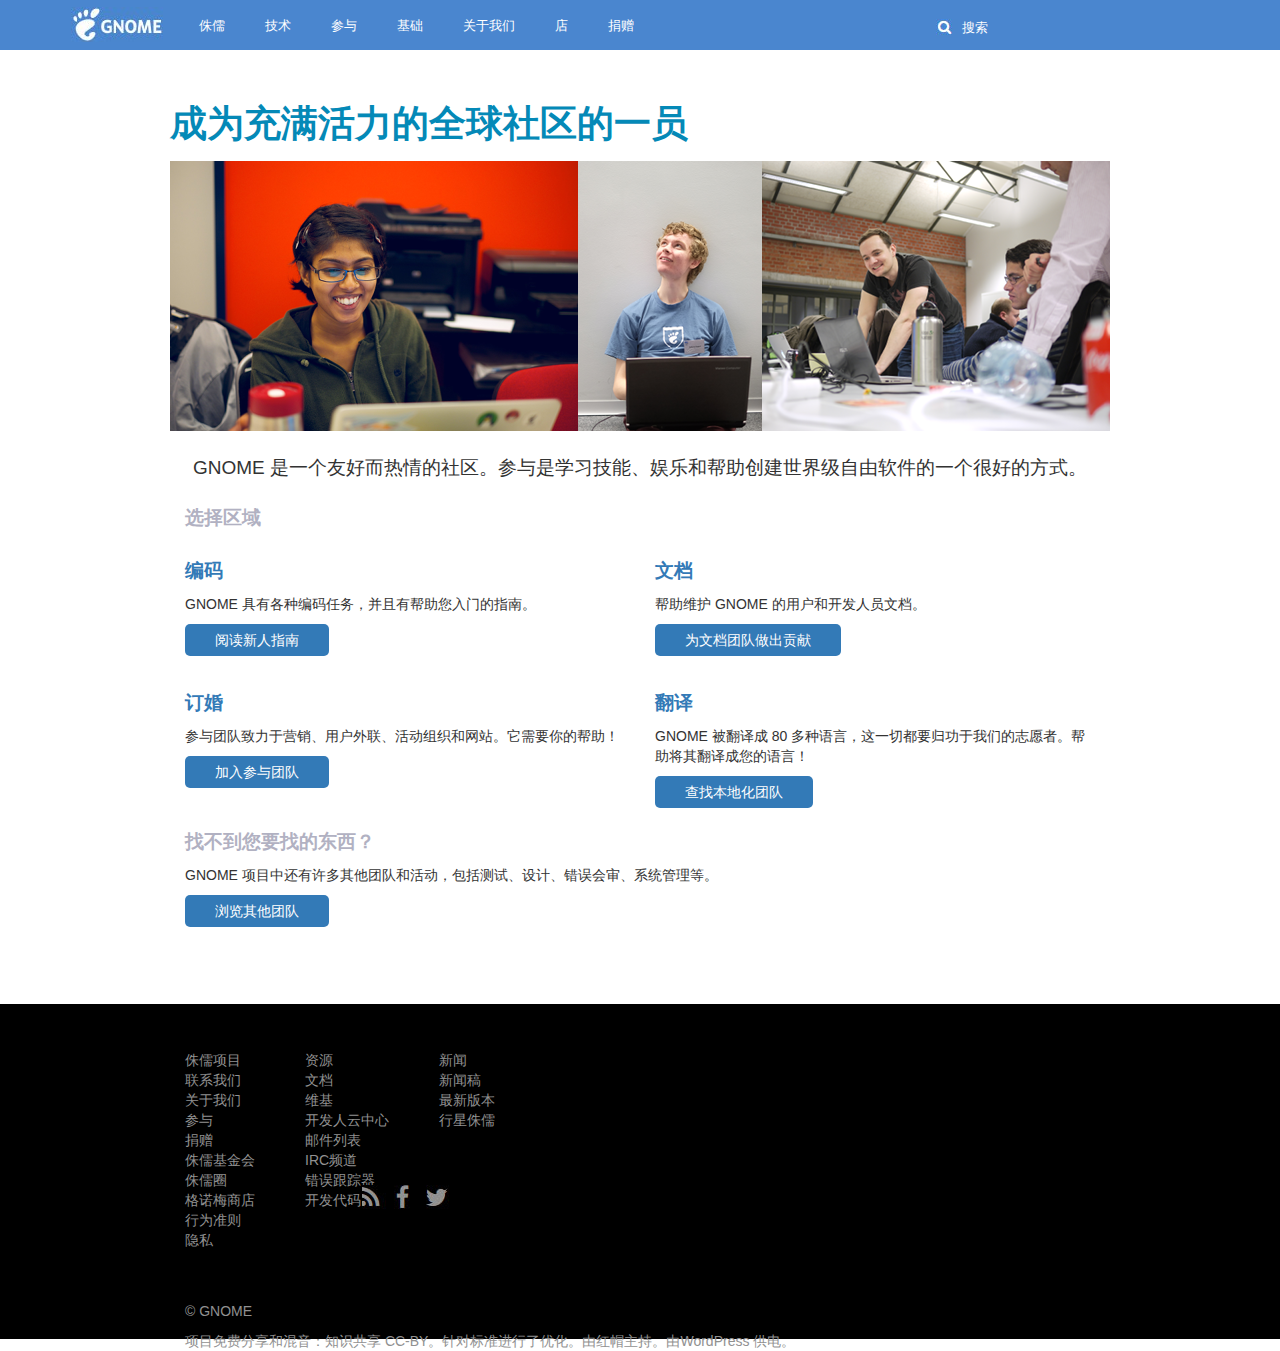
<file: far/zhuru/ohters/canyu.html>
<!DOCTYPE html>
<html>
	<head>
		<meta charset="utf-8">
		<meta name="viewport" content="width=device-width, initial-scale=1.0,maximum-scale=1.0,user-scalable=0">
		<meta http-equiv="X-UA-Compatible" content="IE=edge,chrome=1">
		<link type="text/css" rel="stylesheet" href="../css/bootstrap.min.css">
		<link type="text/css" rel="stylesheet" href="../css/canyu1.css" media="screen and (min-width:769px)">
		<link type="text/css" rel="stylesheet" href="../css/canyu.css" media="screen and (max-width:768px)">
		<script type="text/javascript" src="../js/jquery-2.1.0.js"></script>
		<script type="text/javascript" src="../js/far.js"></script>
	
		<title></title>
	</head>
	<body>
		<header class="head">
			<header class="headd">
				<img src="../img/far_1%20(1).jpg" class="logo">
				<ul class="nav">
					<li><a href="">侏儒</a></li>
					<li><a href="">技术</a></li>
					<li><a href="">参与</a></li>
					<li><a href="">基础</a></li>
					<li><a href="">关于我们</a></li>
					<li><a href="">店</a></li>
					<li><a href="">捐赠</a></li>
				</ul>
				<div class="sousuo">
					<img src="../img/far.jpg">
					<span>搜索</span>
				</div>
			</header>
		</header>
		<div class="head1">
		    <div class="inner-header">
				<img src="../img/far_1%20(1).jpg" class="logo1">
				<!--两条横线菜单-->
		        <div class="inner-header-icon inner-header-icon-out"><span></span><span></span><span></span></div>
		    </div>
		    <!--菜单展开项-->
		    <div class="inner-nav">
		        <a href="#">侏儒</a>
		        <a href="#">技术</a>
		        <a href="#">参与</a>
				<a href="#">基础</a>
				<a href="#">关于我们</a>
				<a href="#">店</a>
				<a href="#">捐赠</a>
				<a href="#"><div class="sousuo">
					<img src="../img/far.jpg">
					<span>搜索</span>
				</div></a>
		    </div>
		</div>
		<div class="con">
			<p class="a1">成为充满活力的全球社区的一员</p>
			<img src="../img/far_1%20(6).png" class="img">
			<p class="a2">GNOME 是一个友好而热情的社区。参与是学习技能、娱乐和帮助创建世界级自由软件的一个很好的方式。</p>
			<p class="a3">选择区域</p>
			<div class="row one">
				<div class="col-sm-6 col-xs-12">
					<p class="b">编码</p>
					<p class="b1">GNOME 具有各种编码任务，并且有帮助您入门的指南。</p>
					<button class="b2">阅读新人指南</button>
				</div> 
				<div class="col-sm-6 col-xs-12">
					<p class="b">文档</p>
					<p class="b1">帮助维护 GNOME 的用户和开发人员文档。</p>
					<button class="b2">为文档团队做出贡献</button>
				</div> 
			</div>
			<div class="row one">
				<div class="col-sm-6 col-xs-12">
					<p class="b">订婚</p>
					<p class="b1">参与团队致力于营销、用户外联、活动组织和网站。它需要你的帮助！</p>
					<button class="b2">加入参与团队</button>
				</div> 
				<div class="col-sm-6 col-xs-12">
					<p class="b">翻译</p>
					<p class="b1">GNOME 被翻译成 80 多种语言，这一切都要归功于我们的志愿者。帮助将其翻译成您的语言！</p>
					<button class="b2">查找本地化团队</button>
				</div> <p class="a3 bb">找不到您要找的东西？</p>
			<p class="b3">GNOME 项目中还有许多其他团队和活动，包括测试、设计、错误会审、系统管理等。</p>
			<button class="b4">浏览其他团队</button>
			</div>
			
		</div>
		
		
		<footer>
			<div class="container hei">
			<div class="row ha1">
				<div class="col-sm-6 col-xs-12 hei1">
					<ul class="ul">
						侏儒项目
						<li><a href="">联系我们</a></li>
						<li><a href="">关于我们</a></li>
						<li><a href="">参与</a></li>
						<li><a href="">捐赠</a></li>
						<li><a href="">侏儒基金会</a></li>
						<li><a href="">侏儒圈</a></li>
						<li><a href="">格诺梅商店</a></li>
						<li><a href="">行为准则</a></li>
						<li><a href="">隐私</a></li>
					</ul>
					<ul>
						资源
						<li><a href="">文档</a></li>
						<li><a href="">维基</a></li>
						<li><a href="">开发人云中心</a></li>
						<li><a href="">邮件列表</a></li>
						<li><a href="">IRC频道</a></li>
						<li><a href="">错误跟踪器</a></li>
						<li><a href="">开发代码</a></li>
					</ul>
					<ul>
						新闻
						<li><a href="">新闻稿</a></li>
						<li><a href="">最新版本</a></li>
						<li><a href="">行星侏儒</a></li>
					</ul>
				</div>
				<div class="col-sm-6 col-xs-12 hei2">
					<img src="../img/far_footer.jpg">
				</div>
			</div>
			<p class="a9">© GNOME</p>
			<p class="a10">项目免费分享和混音：知识共享 CC-BY。针对标准进行了优化。由红帽主持。由WordPress 供电。</p>
			</div>
		</footer>
	</body>
	<script src="../js/jquery-2.1.0.js" type="text/javascript"></script>
	<script>
		$(window).load(function (){
		    $(".inner-header-icon").click(function(){//点击菜单按钮事件
		        $(this).toggleClass("inner-header-icon-click inner-header-icon-out");
		        $(".inner-nav").slideToggle(250);
		    });
		    $(".inner-nav").click(function () {//点击菜单列表项，收回菜单
		        $(".inner-header-icon").click();//触发菜单按钮点击事件
		    });
		    $(".inner-nav a").each(function( index ) {
		        $( this ).css({'animation-delay': (index/10)+'s'});
		    });
		});
	</script>
</html>
</file>
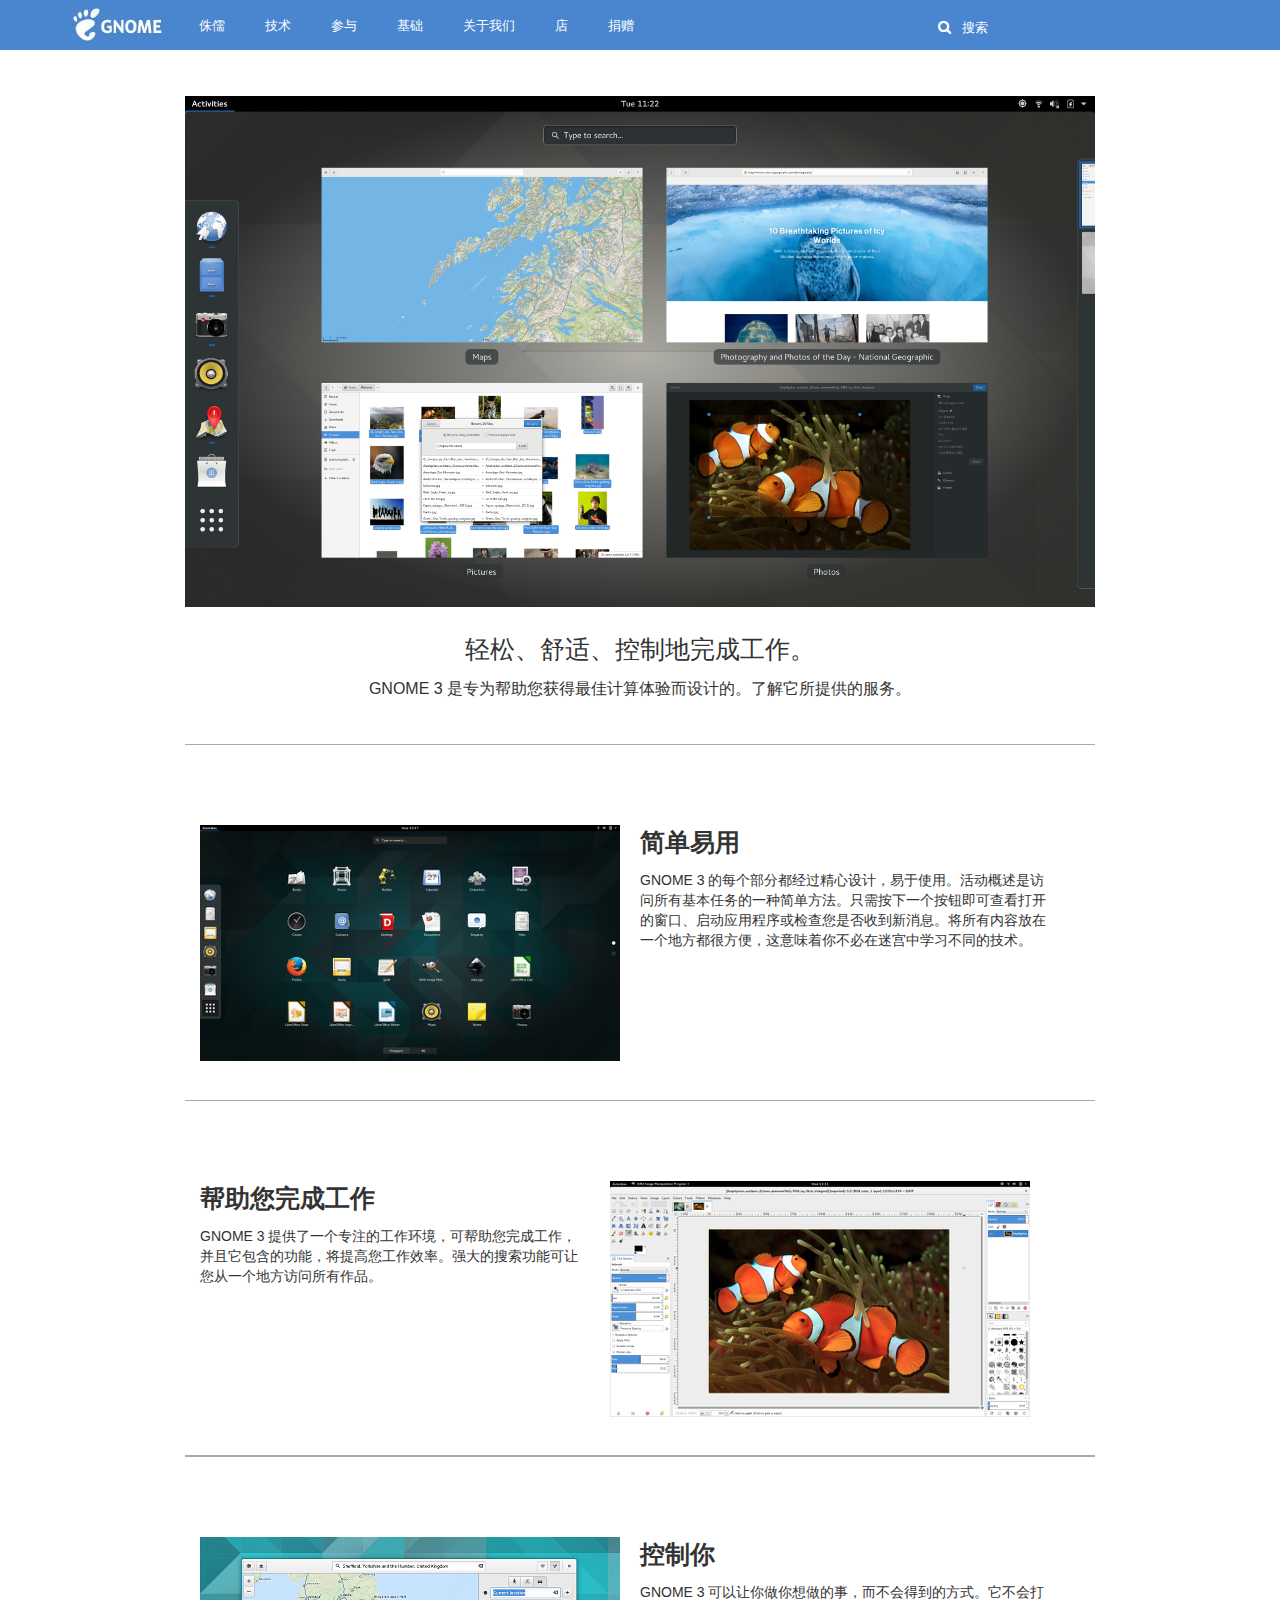
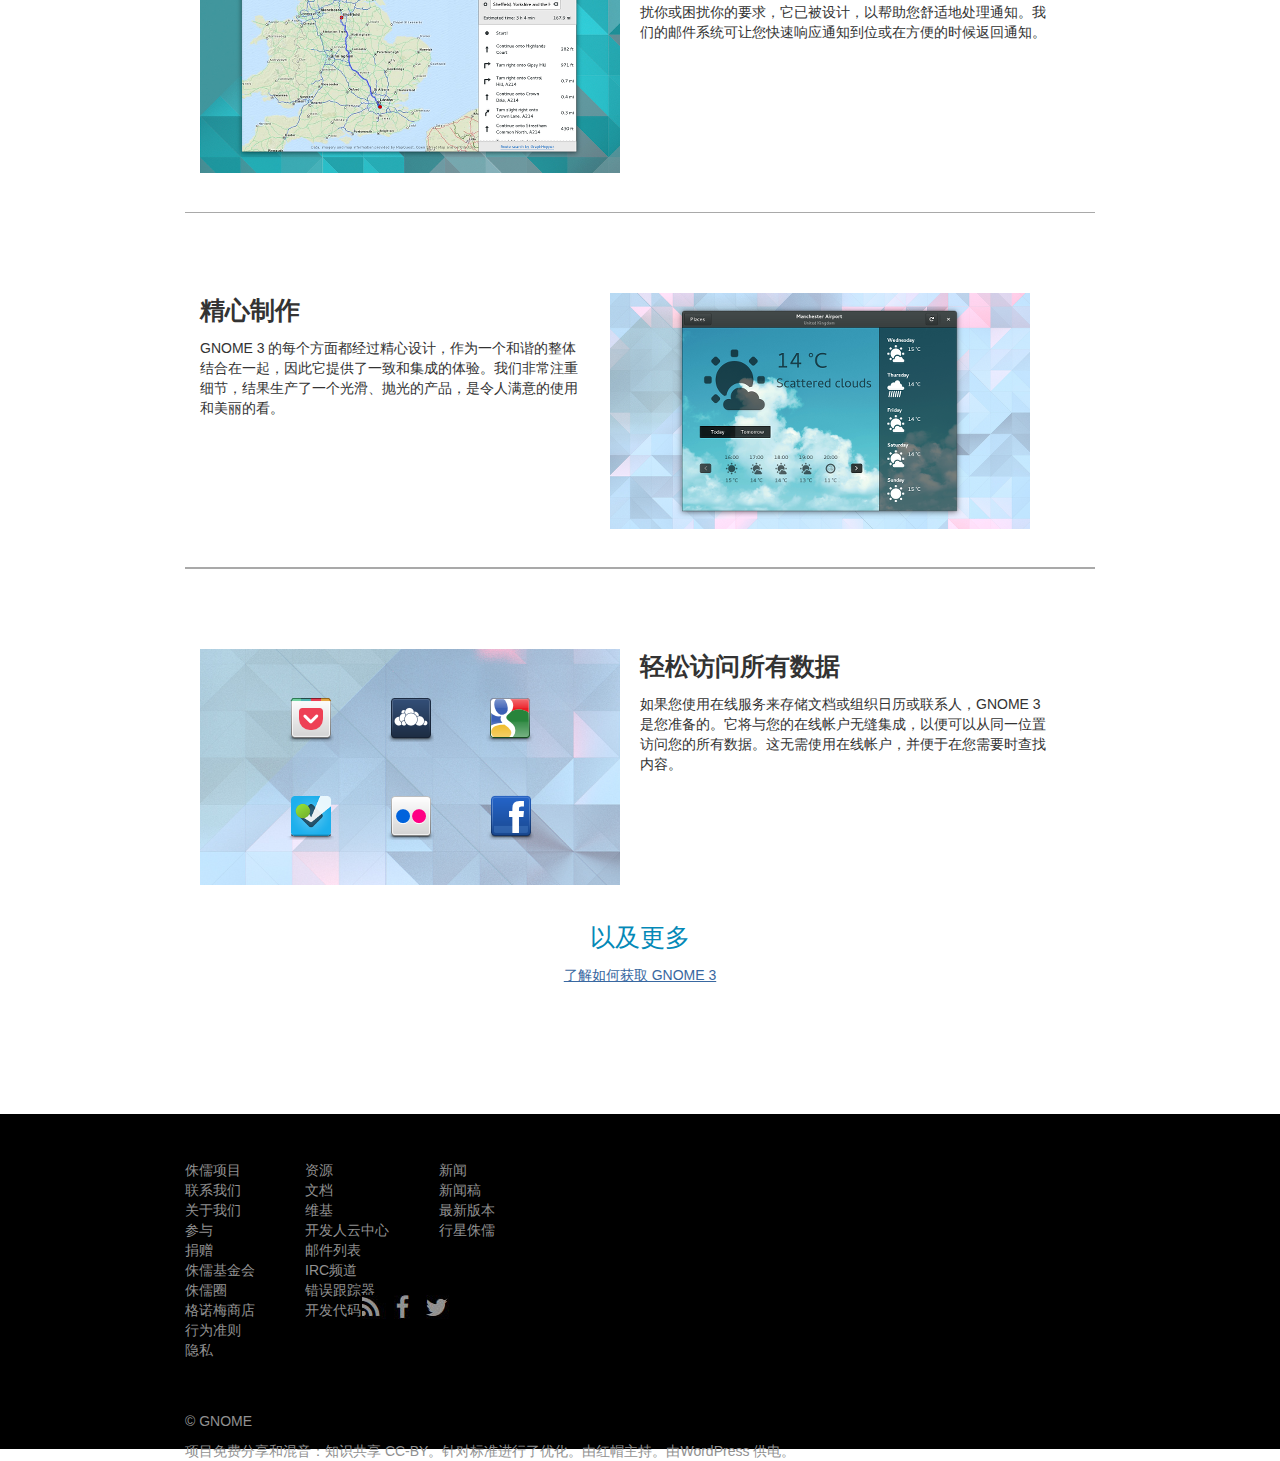
<file: far/zhuru/ohters/zhuru.html>
<!DOCTYPE html>
<html>
	<head>
		<meta charset="utf-8">
		<meta name="viewport" content="width=device-width, initial-scale=1.0,maximum-scale=1.0,user-scalable=0">
		<meta http-equiv="X-UA-Compatible" content="IE=edge,chrome=1">
		<link type="text/css" rel="stylesheet" href="../css/bootstrap.min.css">
		<link type="text/css" rel="stylesheet" href="../css/zhuru1.css" media="screen and (min-width:769px)">
		<link type="text/css" rel="stylesheet" href="../css/zhuru.css" media="screen and (max-width:768px)">
		<script type="text/javascript" src="../js/jquery-2.1.0.js"></script>
		<script type="text/javascript" src="../js/far.js"></script>
	
		<title></title>
	</head>
	<body>
		<header class="head">
			<header class="headd">
				<img src="../img/far_1%20(1).jpg" class="logo">
				<ul class="nav">
					<li><a href="">侏儒</a></li>
					<li><a href="">技术</a></li>
					<li><a href="">参与</a></li>
					<li><a href="">基础</a></li>
					<li><a href="">关于我们</a></li>
					<li><a href="">店</a></li>
					<li><a href="">捐赠</a></li>
				</ul>
				<div class="sousuo">
					<img src="../img/far.jpg">
					<span>搜索</span>
				</div>
			</header>
		</header>
		<div class="head1">
		    <div class="inner-header">
				<img src="../img/far_1%20(1).jpg" class="logo1">
				<!--两条横线菜单-->
		        <div class="inner-header-icon inner-header-icon-out"><span></span><span></span><span></span></div>
		    </div>
		    <!--菜单展开项-->
		    <div class="inner-nav">
		        <a href="#">侏儒</a>
		        <a href="#">技术</a>
		        <a href="#">参与</a>
		    	<a href="#">基础</a>
		    	<a href="#">关于我们</a>
		    	<a href="#">店</a>
		    	<a href="#">捐赠</a>
		    	<a href="#"><div class="sousuo">
		    		<img src="../img/far.jpg">
		    		<span>搜索</span>
		    	</div></a>
		    </div>
		</div>
		<div class="banner">
			<img src="../img/far_1 (2).jpg">
			<p class="a1">轻松、舒适、控制地完成工作。
</p>
			<p class="a2">GNOME 3 是专为帮助您获得最佳计算体验而设计的。了解它所提供的服务。</p>
		</div>
		<div class="row one">
			<div class="col-sm-6 col-xs-12 a3" >
				<img src="../img/far_1%20(1).png">
			</div>
			<div class="col-sm-6 col-xs-12 a4">
				<p class="a5">简单易用</p>
				<p class="a6">GNOME 3 的每个部分都经过精心设计，易于使用。活动概述是访问所有基本任务的一种简单方法。只需按下一个按钮即可查看打开的窗口、启动应用程序或检查您是否收到新消息。将所有内容放在一个地方都很方便，这意味着你不必在迷宫中学习不同的技术。</p>
			</div>
		</div>
		<div class="container">
		<div class="row yin">
			<div class="col-sm-6 col-xs-12 a3" >
				<img src="../img/far_1%20(3).png">
			</div>
			<div class="col-sm-6 col-xs-12 a4">
				<p class="a5">帮助您完成工作</p>
				<p class="a6">GNOME 3 提供了一个专注的工作环境，可帮助您完成工作，并且它包含的功能，将提高您工作效率。强大的搜索功能可让您从一个地方访问所有作品。并排窗口便于同时查看多个文档，我们甚至提供了一种在真正需要专注于手头任务时关闭通知的方法。</p>
			</div>
		</div>
		<div class="row xian">
			<div class="col-sm-6 col-xs-12 a7">
				<p class="a5">帮助您完成工作</p>
				<p class="a6">GNOME 3 提供了一个专注的工作环境，可帮助您完成工作，并且它包含的功能，将提高您工作效率。强大的搜索功能可让您从一个地方访问所有作品。</p>
			</div>
			<div class="col-sm-6 col-xs-12 a3" >
				<img src="../img/far_1%20(3).png">
			</div>
			</div>
		</div>
		<div class="row one">
			<div class="col-sm-6 col-xs-12 a3 a33" >
				<img src="../img/far_1%20(4).png">
			</div>
			<div class="col-sm-6 col-xs-12 a4">
				<p class="a5">控制你</p>
				<p class="a6">GNOME 3 可以让你做你想做的事，而不会得到的方式。它不会打扰你或困扰你的要求，它已被设计，以帮助您舒适地处理通知。我们的邮件系统可让您快速响应通知到位或在方便的时候返回通知。</p>
			</div>
		</div>
		<div class="container">
		<div class="row yin">
			<div class="col-sm-6 col-xs-12 a3" >
				<img src="../img/far_1%20(7).png">
			</div>
			<div class="col-sm-6 col-xs-12 a4">
				<p class="a5">精心制作</p>
				<p class="a6">GNOME 3 的每个方面都经过精心设计，作为一个和谐的整体结合在一起，因此它提供了一致和集成的体验。我们非常注重细节，结果生产了一个光滑、抛光的产品，是令人满意的使用和美丽的看。</p>
			</div>
		</div>
		<div class="row xian">
			<div class="col-sm-6 col-xs-12 a7">
				<p class="a5">精心制作</p>
				<p class="a6">GNOME 3 的每个方面都经过精心设计，作为一个和谐的整体结合在一起，因此它提供了一致和集成的体验。我们非常注重细节，结果生产了一个光滑、抛光的产品，是令人满意的使用和美丽的看。</p>
			</div>
			<div class="col-sm-6 col-xs-12 a3" >
				<img src="../img/far_1%20(7).png">
			</div>
			</div>
		</div>
		<div class="row one onee">
			<div class="col-sm-6 col-xs-12 a3" >
				<img src="../img/far_1%20(5).png">
			</div>
			<div class="col-sm-6 col-xs-12 a4">
				<p class="a5">轻松访问所有数据</p>
				<p class="a6">如果您使用在线服务来存储文档或组织日历或联系人，GNOME 3 是您准备的。它将与您的在线帐户无缝集成，以便可以从同一位置访问您的所有数据。这无需使用在线帐户，并便于在您需要时查找内容。</p>
			</div>
		</div>
		<p class="b">以及更多</p>
		<p class="b1"><a href="###">了解如何获取 GNOME 3</a></p>
		
		<footer>
			<div class="container hei">
			<div class="row ha1">
				<div class="col-sm-6 col-xs-12 hei1">
					<ul class="ul">
						侏儒项目
						<li><a href="">联系我们</a></li>
						<li><a href="">关于我们</a></li>
						<li><a href="">参与</a></li>
						<li><a href="">捐赠</a></li>
						<li><a href="">侏儒基金会</a></li>
						<li><a href="">侏儒圈</a></li>
						<li><a href="">格诺梅商店</a></li>
						<li><a href="">行为准则</a></li>
						<li><a href="">隐私</a></li>
					</ul>
					<ul>
						资源
						<li><a href="">文档</a></li>
						<li><a href="">维基</a></li>
						<li><a href="">开发人云中心</a></li>
						<li><a href="">邮件列表</a></li>
						<li><a href="">IRC频道</a></li>
						<li><a href="">错误跟踪器</a></li>
						<li><a href="">开发代码</a></li>
					</ul>
					<ul>
						新闻
						<li><a href="">新闻稿</a></li>
						<li><a href="">最新版本</a></li>
						<li><a href="">行星侏儒</a></li>
					</ul>
				</div>
				<div class="col-sm-6 col-xs-12 hei2">
					<img src="../img/far_footer.jpg">
				</div>
			</div>
			<p class="a9">© GNOME</p>
			<p class="a10">项目免费分享和混音：知识共享 CC-BY。针对标准进行了优化。由红帽主持。由WordPress 供电。</p>
			</div>
		</footer>
	</body>
	<script src="../js/jquery-2.1.0.js" type="text/javascript"></script>
	<script>
		$(window).load(function (){
		    $(".inner-header-icon").click(function(){//点击菜单按钮事件
		        $(this).toggleClass("inner-header-icon-click inner-header-icon-out");
		        $(".inner-nav").slideToggle(250);
		    });
		    $(".inner-nav").click(function () {//点击菜单列表项，收回菜单
		        $(".inner-header-icon").click();//触发菜单按钮点击事件
		    });
		    $(".inner-nav a").each(function( index ) {
		        $( this ).css({'animation-delay': (index/10)+'s'});
		    });
		});
	</script>
</html>
</file>
<file: felink/css/ww.css>
.a1{
    margin-top: 8px;
}
.a1 div{
    font-size: 16px;
}
.a2{
    width: 100%;
    margin-top: 30px;
    margin-bottom: 30px;
}
.a3>ul{
    display: none;
}
.a3:hover ul{
    display: block;
}
.a4{
    width: 130px;
    background: #fff;
    margin-left: -80px;
    margin-top: -5px;
}
.a4 li a{
    color: #a1a1a1;
}
.a5{
    float: left;
    margin-left: -10px;
}
.a6{
    background: #fff;
    border: none;
}
@media screen and (min-width:768px){
    .a2{
        display: block;
    }
    .a6{
        display: none;
    }
}
@media screen and (max-width:767px){
    .a2{
        display: none;
    }
    .a6{
        display: block;
    }
    .c{
        width: 100%;
        position: absolute;
        top: 50px;
    }
}

.a7 li:hover{
    background: rgb(0, 107, 126);
}

.a8{
    margin-left: 440px;
    width: 220px !important;
    height: 700px;
}
.a10{
    
    background: #2A3A48;
    position: fixed;
    z-index: 55;
}
.a11{
    border: none;
    position: fixed;
    top: 50px;
    left: -680px;
    width: 500px;
    z-index: 999 !important;
}
.container-fluid{
    padding: 0 !important;
}
.c2{
    width: 100%;
    left: 15px;
}

.c4{
    padding: 0;
}



.list-group li{
    border: none;
    font-size: 0.16rem;
    color: #444444;
}
.list-group li:hover{
    color: #5af;
    margin-left: 0.05rem;
    transition-duration: 0.5s;
}
.sp{
    font-size: 0.24rem;
    color: #A1A1A1;
    margin-left: 0.1rem;
}
.recordcode{
    color: #a1a1a1;
}




.box:before,
.box:after {
    content: " ";
    display: table;
}

.box:after {
    clear: both;
}

.box:before,
.box:after {
    content: " ";
    display: table;
}

.box:after {
    clear: both;
}



.box_aside a {
    /*float: left;*/
    /*margin-right: 30px;*/
    font-size: 20px;
    color: #333333;
    line-height: 30px;
    font-weight: 300;
    font-family: 'Microsoft YaHei',微软雅黑,sans-serif;

}


.box_cnt {
    text-align: left;
    margin-top: 17px;
}

.box_cnt a {
    font-size: 30px;
    color: #fff;
    font-weight: 700;
}

.box_cnt a:hover {
    color: #38a99c;
}

.box_cnt .badge {
    display: inline-block;
    color: #888888;
    font-weight: 500;
    font-size: 30px;
    padding-left: 0px;
    margin-top: 2px;
}

.box_cnt__no-flow {
    overflow: hidden;
}

@media (max-width: 767px) {
    
    .box_aside {
        float: none;
        text-align: center;
        margin-right: 0;
    }

    .box_cnt {
        text-align: center;
    }
}


.box__mod .box_aside {
    width: 270px;
}

@media (max-width: 767px) {
    
    .box__mod .box_aside {
        margin: 0 auto;
    }
}
.icon-list{
    list-style-type: none;
}
.d{
    background: #f3f3f3;
}
.f{
    margin-top: 50px;
    padding: 50px 0;
}
a:hover{
    text-decoration: none;
}
.lb{
    margin-top: -20px;
    overflow: hidden;
}
</file>
<file: xygw/css/index.css>
*{
    margin:0;
    padding:0;
    font-size:0.16rem;
}
svg{
    color:#fff;
}
.footer{
    color:#fff;
}
li{
    list-style-type:none;
    padding:0;
    margin:0;
}
/* 小于768 */
@media screen and (max-width:767px){
    .container{
        width:100%;
    }
    .mylogo{
        margin-left:-180px;
    }
    .navbar-brand>img{
        width:136px;
        height:53px;
    }
    .navbar-toggler{
        float:right !important;
        width:30px;
        height:30px;
        font-size:20px;
        background:#2c2c2c;
        border-radius:15px;
        padding:0 !important;
    }
    .navbar-toggler-icon{
        width:30px !important;
        height:30px !important;
        color:#000 !important;

    }
    .bg-dark{
        background:#fff !important;
    }
    .nav-link{
        color:#000 !important;
        padding-left:0 !important;
        padding-right:0 !important;
        font-size:16px ;
    }
    .navbar{
        position:relative !important;
        height:60px;

    }
    .navbar-collapse{
        width:100%;
        background:#fff;
        position:absolute;
        top:60px;
        height:321px;
        z-index:10;
    }
    .nav-item:nth-child(1){
        margin-left:27px;
    }
    .nav-item+.nav-item{
        margin-top:28px;
    }
    .nav-item:nth-child(6)>a{
        width:100px;
        height:40px;
        display:block;
        line-height:40px;
        position:absolute;
        color:#fff !important;
        bottom:20px;
        border-radius:5px;
        background-color:#55b1e4 !important;
        text-align:center;
    }
    .nav-item:hover a{
        color:#55b1e4 !important;
    }


        /* 内容部分 */
        .con1{
            clear:left
        }
        .con2{
            clear:right;
        }
        .con2>img{
            width:100%;;
        }


        .con1>div>p:nth-child(1){
            font-size:52px;
            width:486px;
            margin:0 !important;
        }
        .con1>div>p:nth-child(2){
            font-size:20px !important;
            margin-top:30px !important;
            margin-bottom:0 !important;
        }
        .con1>div>bottom{
            width:161px  !important;
            display:block;
            line-height:53px  !important;
            text-align:center;
            color:#fff;
            background:#377DFF;
            height:53px  !important;
            float:left  !important;
            margin-top:23px  !important;
        }
        .con1>div>a{
            display:block;
            float:left  !important;
            margin-top:40px  !important;
            margin-left:40px  !important;
            color:#377DFF !important;
        }
        li{
            width:1rem !important;
        }
        .con1>div>bottom:hover{
            box-shadow:0 0 10px #377dff;
            margin-top:18px  !important;
            cursor:pointer;
        }

        .con4{
            font-size:30px !important;
            text-align:center !important;
        }


        .kh{
            display:flex;
            flex-wrap:wrap;
            justify-content:space-between;
        }
        .kh>div{
            width:500px !important;
            height:378px;
        }
        .con4_2{
            margin-top:10px;
        }
        .con4_3{
            margin-top:10px;
        }

        .threepagerow{
            width:100%;
            background:#fff;
            box-shadow:0 3px 5px #ccc;
            height:190px;
        }
        .threepagerow>div>img{
            width:33px;
            height:33px;
            position:relative;
            top:30px;
        }
        .threepagerow>div>p{
            position:relative;
            top:0px;
        }
        .threepagecol>p{
            font-size:14px;
        }

        .fourpagebg{
            background:#F7FAFF;
            width:100%-32px;
            height:554px;
            margin:80px 16px 0 16px;
        }
        .fourpagerow{
            width:100%;
            /* height:100%; */
            padding:0 15px 0 15px;
        }
        .fourpagecol3>i{
            display:block;
            border:1px solid transparent;
            border-bottom-color:#ccc;
            margin-top:18px;
            width:222px;
        }
        .fourpagecol4>p:nth-child(1){
            font-size:50px;
            color:#377DFF;
            margin-top:0px;
        }
        .fourpagecol1{
            display:none;
        }
    
        .fivepage{
            width:100%;
            margin:0 auto;
            margin:0;
        }
        .fivepagerow{
            margin:0 !important;
        }
        .fivepagerow>div{
            width:100%;
            height:645px;
        }
        .fivepagerow>div>img{
            width:100%;
            height:645px;
        }
        .fivepagetitle{
            margin-top:32px;
        }




        /* 尾部 */
        .footer{
            width:100%;
            height:855px !important;
            background:#262626;
            margin-top:200px;
        }
        /* .foot>.row>div{
            border:1px solid #fff;
        } */
        svg{
            font-size:20px;
        }
        .footdz{
            margin-top:30px;
            margin-bottom:30px;
        }
        .footul1{
            width:100px;
            float:left;
        }
        .footul1>li{
            width:100px !important;
        }
        .footul2>li{
            width:200px !important;
        }
        .footul2>li>div{
            width:100px !important;
            height:20px !important;
            font-size:12px;
            color:#fff;
            position:absolute;
            line-height:20px;
            text-align:center;
            border-radius:5px;
            background:#00c;
            bottom:-5px;
            left:40px;
        }

        .foot{
            width:100%;
            height:100% !important;
            padding:0 60px 0 60px;
            margin:0 auto;
            overflow:hidden;
        }
        .footfs{
            font-size:14px;
        }
        .fj{
            font-size:20px;
            width:20px;
            height:20px;
        }
        .footul1{
            float:left;
        }
        .footul2{
            float:left;
            position:relative;
        }
        .footul2>li,.footul1>li{
            font-size:12px;
            margin-top:10px;
            color:#ccc;
            cursor:pointer;
        }
        .foot ul>li:hover{
            color:#fff;
        }
        .footul1>li:nth-child(1),.footul2>li:nth-child(1){
            font-size:18px;
            color:#fff;
        }

        .foot input{
            width:100%;
            height:41px;
            padding-left:20px;
            border-radius:21px;
            display:block;
            margin-bottom:10px;
            float:right;
        }
        .footbtn2{
            float:right;
            display:block;
            width:155px;
            height:40px;
            border:1px solid #fff;
            text-align:center;
            border-radius:20px;
            font-size:12px;
            line-height:40px;
            color:#fff;
        }
        .footbtn2:hover{
            color:#fff;
            text-decoration:none;
            background:rgba(255,255,255,0.2)
        }
        .foot1{
            margin-top:50px;
        }
        .foot2{
            margin-top:50px;
        }
}



/* 大于768 */
@media screen and (min-width:768px){
    .container{
        width:690;
    }
    .mylogo{
        margin-left:-180px;
    }
    .navbar-brand{
        padding:0 !important;
    }
    .navbar-brand>img{
        width:136px;
        height:53px;
    }
    .navbar-toggler{
        float:right !important;
        width:50px;
        height:50px;
        font-size:20px;
        background:#2c2c2c;
        border-radius:25px;
        padding:0 !important;
    }
    .navbar-toggler-icon{
        width:30px !important;
        height:30px !important;
        color:#000 !important;

    }
    .bg-dark{
        background:#fff !important;
    }
    .nav-link{
        color:#000 !important;
        padding-left:0 !important;
        padding-right:0 !important;
        font-size:16px ;
    }
    .navbar{
        padding:0 !important;
        height:120px !important;
        margin-top:-10px;
    }
    .navbar-collapse{
        width:100%;
        background:#fff;
        position:absolute;
        top:120px;
        height:521px;
        z-index:10;
    }
    .nav-item{
        width:100% !important;
    }
    .nav-item:nth-child(1){
        margin-left:27px;
    }
    .nav-item+.nav-item{
        margin-top:13p !important;
    }
    .nav-item:nth-child(6)>a{
        width:100px;
        height:40px;
        display:block;
        line-height:40px !important;
        position:absolute;
        color:#fff !important;
        bottom:20px;
        border-radius:5px;
        background-color:#55b1e4 !important;
        text-align:center !important;
        padding:0 !important;
    }
    .nav-item:hover a{
        color:#55b1e4 !important;
    }
    .nav-item:nth-child(6):hover a{
        color:#fff !important;
    }


    /* 内容部分 */

    .con1{
        clear:left
    }
    .con2{
        clear:right;
    }
    .con2>img{
        width:100%;
       
    }
    .fivepagerow>div>img{
        width:100%;
        height:645px;
    }

    /* .con2{
        position:absolute;
        right:0;
        height:576px;
    }
    .con2>img{
        height:421px;
    }
    .con1{
        position:absolute;
        left:0;
        height:576px;
    }


    .con2>img{
        width:350px;
    } */





    .con1>div>p:nth-child(1){
        font-size:52px;
        width:486px;
        margin:0 !important;
    }
    .con1>div>p:nth-child(2){
        font-size:20px !important;
        margin-top:30px !important;
        margin-bottom:0 !important;
    }
    .con1>div>bottom{
        width:161px  !important;
        display:block;
        line-height:53px  !important;
        text-align:center;
        color:#fff;
        background:#377DFF;
        height:53px  !important;
        float:left  !important;
        margin-top:23px  !important;
    }
    .con1>div>a{
        display:block;
        float:left  !important;
        margin-top:40px  !important;
        margin-left:40px  !important;
        color:#377DFF !important;
    }
    li{
        width:1rem !important;
    }
    .con1>div>bottom:hover{
        box-shadow:0 0 10px #377dff;
        margin-top:18px  !important;
        cursor:pointer;
    }

    .con4{
        font-size:30px !important;
        text-align:center !important;
    }
    .con4_1,.con4_2,.con4_3{
        height:378px;
    }
    .kh{
        display:flex;
        flex-wrap:wrap;
        justify-content:space-between;
        width:100%;
    }
    .kh>div{
        width:350px !important;
    }
    .con4_2{
        margin-left:10px;
    }
    .con4_3{
        margin-top:10px;
    }

    .threepagerow{
        width:100%;
        background:#fff;
        box-shadow:0 3px 5px #ccc;
        height:178px;
    }
    .threepagerow>div>img{
        width:33px;
        height:33px;
        position:relative;
        top:30px;
    }
    .threepagerow>div>p{
        position:relative;
        top:0px;
    }
    .threepagecol>p{
        font-size:14px;
    }

    .fourpagebg{
        background:#F7FAFF;
        width:100%-160px;
        height:515px;
        margin:145px 80px 0 80px;
    }
    .fourpagerow{
        width:690px;
        margin:0 auto !important;
    }

    .fourpagecol3>i{
        display:block;
        border:1px solid transparent;
        border-bottom-color:#ccc;
        margin-top:18px;
        width:222px;
    }
    .fourpagecol4>p:nth-child(1){
        font-size:50px;
        color:#377DFF;
        margin-top:0px;
    }

    .fourpagecol1{
        display:none;
    }
    .fourpagecol2>p{
        width:100% !important;
    }

    .fivepage{
        width:11rem;
        margin:0 auto;
    }

    .fivepagerow>div>img{
        width:100%;
        height:3.22rem;
    }
    .fivepagetitle{
        margin-top:132px;
    }


    /* 尾部 */
    .footer{
        width:100%;
        height:655px;
        background:#262626;
        margin-top:200px;
    }
    /* .foot>.row>div{
        border:1px solid #fff;
    } */
    .foot{
        width:11rem;
        margin:0 auto;
        overflow:hidden;
    }
    .foot1{
        margin-top:50px;
    }
    .footfs{
        font-size:0.14rem;
    }
    .fj{
        font-size:0.20rem;
        width:0.20rem;
        height:0.20rem;
    }
    .footul1{
        float:left;
    }
    .footul2{
        float:left;
        position:relative;
        margin-left:1.30rem
    }
    .footul2>li,.footul1>li{
        font-size:0.12rem;
        margin-top:0.10rem;
        color:#ccc;
        cursor:pointer;
    }
    .foot ul>li:hover{
        color:#fff;
    }
    .footul1>li:nth-child(1),.footul2>li:nth-child(1){
        font-size:0.18rem;
        color:#fff;
    }
    .footul2>li>div{
        font-size:0.12rem;
        color:#fff;
        position:absolute;
        bottom:-0.05rem;
        left:0.6rem;
        width:1.0rem;
        height:0.25rem;
        line-height:0.25rem;
        text-align:center;
        border-radius:0.05rem;
        background:#00c
    }
    .foot input{
        width:3.30rem;
        height:0.41rem;
        padding-left:0.20rem;
        border-radius:0.21rem;
        display:block;
        margin-bottom:0.10rem;
        float:right;
    }
    .footbtn2{
        float:right;
        display:block;
        width:1.55rem;
        height:0.40rem;
        border:0.01rem solid #fff;
        text-align:center;
        border-radius:0.20rem;
        font-size:0.12rem;
        line-height:0.40rem;
        color:#fff;
    }
    .footbtn2:hover{
        color:#fff;
        text-decoration:none;
        background:rgba(255,255,255,0.2)
    }
    .foot2{
        width:100%;
        margin:50px 0 0 0;
    }
    .foot2>div{
        text-align:center;
    }
    .foot2>div:nth-child(1){
        text-align:left;
    }
    .foot2>div:nth-child(2){
        text-align:right;
    }
    hr{
        margin:0;
    }
    /* .con4_1,.con4_2{
        margin-right:10px;
        float:left;
    }
    .con4_3{
        float:left;
    } */
}




/*大于768px */
/* @media screen and (min-width:768px){
    .container{
        width:690px;
    }
    .mylogo{
        display:none;
    }
    .navbar-brand>img{
        width:136px;
        height:53px;
        float:left;
    }
    .navbar{
        background:#fff !important;
    }
    .navbar-nav{
        position:relative;
        background:url("../img/footer_yunyunai.png") no-repeat;
        background-size:90px 25px;
        background-position:10px 0;
    }
    .nav-link{
        color:#000 !important;
        padding-left:0 !important;
        padding-right:0 !important;
        font-size:16px ;
    }
    .nav-item:nth-child(1)>a{
        padding-left:150px !important;
        display:block;
    }
    .nav-item:nth-child(6)>a{
        width:100px;
        height:40px;
        display:block;
        line-height:40px;
        position:absolute;
        color:#fff !important;
        bottom:-5px;
        border-radius:5px;
        background-color:#55b1e4 !important;
        text-align:center;
    }
} */


/*大于992px */
@media screen and (min-width:992px){
    .container{
        width:930px;
    }
    .mylogo{
        display:none;
    }
    .navbar-brand>img{
        width:136px;
        height:53px;
        float:left;
    }
    .navbar{
        background:#fff !important;
    }
    .navbar-nav{
        position:relative;
    }
    .nav-link{
        color:#000 !important;
        padding-left:0 !important;
        padding-right:0 !important;
        font-size:16px ;
    }
    .nav-item:nth-child(1){
        /* position:absolute;
        left:600px; */
        margin-left:50px !important;
        display:block;
    }
    .nav-item:nth-child(6)>a{
        width:100px;
        height:40px;
        display:block;
        line-height:40px;
        position:absolute;
        top:40px !important;
        color:#fff !important;
        bottom:-5px;
        border-radius:5px;
        background-color:#55b1e4 !important;
        text-align:center;
    }
    .nav-item+.nav-item{
        margin-top:0px;
    }
    .nav-item{
        width:100px !important;
    }
    .navbar-collapse{
        width:100%;
        background:#fff;
        position:static;
        height:20px;
        z-index:10;
    }
    .con2>img{
        width:450px;
    }





    .con2{
        position:absolute;
        right:0;
    }
    .con2>img{
        width:527px;
    }
    .con1{
        position:absolute;
        left:0;
        top:117px;
    }


    .con2>img{
        width:350px;
    }



    .kh{
        display:flex;
        justify-content:space-between;
        width:100%;
    }
    .kh>div{
        width:290px !important;
    }
    .kh>div+div{
        margin-left:10px;
    }
    .con4_3{
        margin-top:0;   
    }

    .threepagerow{
        width:100%;
        background:#fff;
        box-shadow:0 3px 5px #ccc;
        height:100px;
    }
    .threepagerow>div>img{
        width:33px;
        height:33px;
        position:relative;
        top:30px;
    }
    .threepagerow>div>p{
        position:relative;
        top:30px;
    }
    .threepagecol>p{
        font-size:14px;
    }
    .fourpagerow{
        width:690px;
        margin-top:80px !important
    }
    .fourpagecol3>i{
        display:block;
        border:1px solid transparent;
        border-left-color:#ccc;
        margin-top:118px;
        height:222px;
    }
    .fourpagecol4>p:nth-child(1){
        font-size:50px;
        color:#377DFF;
        margin-top:110px;
    }
    .fourpagecol1{
        display:block;
    }
    .fourpagebg{
        overflow:hidden;
    }

}

/*大于1200px */
@media screen and (min-width:1200px){
    .container{
        width:1100px;
    }
    /* .navbar-brand>img{
        width:136px;
        height:53px;
        float:left;
    } */
    /* .navbar{
        background:#fff !important;
    } */
    /* .navbar-nav{
        position:relative;
    } */
    /* .nav-link{
        color:#000 !important;

        padding-left:0 !important;
        padding-right:0 !important;
        font-size:16px ;
    } */
    .nav-item:nth-child(1){
        /* position:absolute;
        left:600px; */
        margin-left:209px !important;
        display:block;
    }
    /* .nav-item:nth-child(6)>a{
        width:100px;
        height:40px;
        display:block;
        line-height:40px;
        position:absolute;
        color:#fff !important;
        bottom:-5px;
        border-radius:5px;
        background-color:#55b1e4 !important;
        text-align:center;
    } */


    /* 内容 */
    .con2>img{
        width:527px;
    }


    .kh{
        display:flex;
        flex-wrap:wrap;
        justify-content:space-between;
        width:100%;
    }
    .kh>div{
        width:350px !important;
    }
    .con4_2{
        margin-left:10px;
    }
    .con4_3{
        margin-top:0px;
    }

    .fourpagerow{
        width: 930px;
    }

    
}

.con3{
    margin-top:1.25rem !important;
}
.con4{
    margin-top:6.90rem;
}
/* .con1>div>h1:nth-child(1){
    font-size:.52rem;
    width:4.86rem;
    margin:0 !important;
}
.con1>div>p:nth-child(2){
    font-size:0.2rem;
    margin-top:0.3rem !important;
    margin-bottom:0 !important;
}
.con1>div>bottom{
    width:1.61rem;
    display:block;
    line-height:0.53rem;
    text-align:center;
    color:#fff;
    background:#377DFF;
    height:0.53rem;
    float:left;
    margin-top:0.23rem;
}
.con1>div>a{
    display:block;
    float:left;
    margin-top:0.4rem;
    margin-left:0.04rem;
    color:#377DFF !important;
}
li{
    width:1rem !important;
}
.con1>div>bottom:hover{
    box-shadow:0 0 10px #377dff;
    margin-top:0.18rem;
    cursor:pointer;
} */


.con4_1{
    background:url(../img/front_01.png) no-repeat;
    background-color:#377DFF;
    background-size:50%;
    background-position:center;
}
.con4_2{
    background:url(../img/front_02.png) no-repeat;
    background-color:#21325B;
    background-size:50%;
    background-position:center;
}
.con4_3{
    background:url(../img/front_03.png) no-repeat;
    background-color:#7F95B5;
    background-size:50%;
    background-position:center;
}
.px-lg-3{
    padding-left:1rem !important;
    box-sizing:border-box;
}
.col-lg-4{
    flex:0 0 33.3333333% !important;
}
.kh{
    margin-top:70px;
}
.kh>div{
    padding:0 24px 0 24px!important;
    position:relative;
}
.kh>div>p{
    margin:0;
    color:#fff;
}
.kh>div>p:nth-child(1){
    margin-top:30px;
    font-size:24px;
}
.kh>div>p:nth-child(2){
    margin-top:18px;
}
.kh>div>p:nth-child(3){
    position:absolute;
    bottom:40px;
    font-size:12px;     
}
.threepagetitle{
    margin-top:2rem;
    width:100%;
}
.threepagetitle>p{
    width:100% !important;
    text-align:center !important;
    font-size:30px;
}
p{
    margin:0;
}
.threepagerow>div{
    position:relative;
}
.threepagerow{
    margin-top:15px;
}
/* .threepagerow>div>img{
    width:33px;
    height:33px;
    position:relative;
    top:30px;
}
.threepagerow>div>p{
    position:relative;
    top:30px;
}
.threepagecol>p{
    font-size:14px;
} */
.threepagecol>p{
    color:#999;
}
.fourpagecol1>img{
    width:100%;
    height:3.9rem;
}
.fourpagecol1{
    padding:0 !important;
}
.fourpagecol2>img:nth-child(1){
    font-size:50px;
    margin-top:40px;
    display:block;
    color:#377DFF;
}
.fourpagecol2>p{
    font-size:14px;
    letter-spacing: 1px;
    margin-top:60px;
}
.fourpagecol2>img:nth-child(3){
    margin-top:60px;
    display:block;
    height:40px;
    width:116px;
}

.fourpagecol4>p:nth-child(2){
    font-size:14px;
    color:#999;
    line-height:20px;
    margin-bottom:50px
}
.fourpagecol4>a{
    font-size:12px;
}

.fivepagetitle{
    width:100%;
    text-align:center;
    font-size:50px;
}
/* .fivepagerow>div{
    height:100px;
} */
.fivepagebtn{
    width:208px;
    margin:0 auto;
    height:52px;
    margin-top:100px;
    border:1px solid #ccc;
    border-radius:26px;
    text-align:center;
    line-height:52px;
}
.fivepagebtn>a:hover{
    text-decoration:none;
}
.footer{
    width:100%;
    height:655px;
    background:#262626;
}
/* .fivepagebtn>a{
    display:block;
} */
</file>
<file: felink/css/wzf.css>
body{
    padding:0;
    margin: 0;
}
.head{
    width: 100%;
    height: 3.04rem;
}
.well1{
    padding-top: 0.6rem;
    padding-bottom: 0.62rem;
}
.well2{
    width: 1.65rem;
    height: 1.66rem;
    background: #fff;
    float: left;
}
.well2 img{
    margin-top: 0.1rem;
    margin-left: 0.3rem;
    width: 1.1rem;
    height: 1.1rem;
}
.well3{
    font-size: 0.22rem;
    font-weight: 200;
    margin-left: 0.35rem;
    margin-top: 0.15rem;
}

.list-group li{
    border: none;
    font-size: 0.16rem;
    color: #444444;
}
.list-group li:hover{
    color: #5af;
    margin-left: 0.05rem;
    transition-duration: 0.5s;
}
.sp{
    font-size: 0.24rem;
    color: #A1A1A1;
    margin-left: 0.1rem;
}
.pp{
    font-size: 0.16rem;
}



.a1{
    margin-top: 8px;
}
.a1 div{
    font-size: 16px;
}
.a2{
    width: 100%;
    margin-top: 30px;
    margin-bottom: 30px;
}
.a3>ul{
    display: none;
}
.a3:hover ul{
    display: block;
}
.a4{
    width: 130px;
    background: #fff;
    margin-left: -80px;
    margin-top: -5px;
}
.a4 li a{
    color: #a1a1a1;
}
.a5{
    float: left;
    margin-left: -10px;
}
.a6{
    background: #fff;
    border: none;
}
@media screen and (min-width:768px){
    .a2{
        display: block;
    }
    .a6{
        display: none;
    }
}
@media screen and (max-width:767px){
    .a2{
        display: none;
    }
    .a6{
        display: block;
    }
    .c{
        width: 100%;
        position: absolute;
        top: 50px;
    }
}
.a7 li:hover{
    background: rgb(0, 107, 126);
}

.a8{
    margin-left: 440px;
    width: 220px !important;
    height: 700px;
}
.a10{
    
    background: #2A3A48;
    position: fixed;
    z-index: 55;
}
.a11{
    border: none;
    position: fixed;
    top: 50px;
    left: -680px;
    width: 500px;
    z-index: 999 !important;
}
.container-fluid{
    padding: 0 !important;
}
.c2{
    width: 100%;
    left: 15px;
}
.c3{
    width: 100% !important;
}
.c4{
    padding: 0;
}
</file>
<file: felink/css/wzf1.css>
.a1{
    margin-top: 8px;
}
.a1 div{
    font-size: 16px;
}
.a2{
    width: 100%;
    margin-top: 30px;
    margin-bottom: 30px;
}
.a3>ul{
    display: none;
}
.a3:hover ul{
    display: block;
}
.a4{
    width: 130px;
    background: #fff;
    margin-left: -80px;
    margin-top: -5px;
}
.a4 li a{
    color: #a1a1a1;
}
.a5{
    float: left;
    margin-left: -10px;
}
.a6{
    background: #fff;
    border: none;
}
@media screen and (min-width:768px){
    .a2{
        display: block;
    }
    .a6{
        display: none;
    }
}
@media screen and (max-width:767px){
    .a2{
        display: none;
    }
    .a6{
        display: block;
    }
    .c{
        width: 100%;
        position: absolute;
        top: 50px;
    }
}

.a7 li:hover{
    background: rgb(0, 107, 126);
}

.a8{
    margin-left: 440px;
    width: 220px !important;
    height: 700px;
}
.a10{
    
    background: #2A3A48;
    position: fixed;
    z-index: 55;
}
.a11{
    border: none;
    position: fixed;
    top: 50px;
    left: -680px;
    width: 500px;
    z-index: 999 !important;
}
.container-fluid{
    padding: 0 !important;
}
.ba{
    margin-top: -20px;
}
.c2{
    width: 100%;
    left: 15px;
}
.c3{
    width: 100% !important;
   
}
.c4{
    padding: 0;
}
.c5{
    width: 100%;
}
.about-main {
    position: relative;
    margin: 0 auto;
    max-width: 1038px;
    padding: 90px 0;
    overflow: hidden;
}
.about-content-cent,
.about-content {
    padding: 0 22px 0 22px;
}

.about-content-cent h2,
.about-content h2 {
    font-size: 24px;
    font-family:'Microsoft YaHei',微软雅黑, sans-serif;
    color: #333333;

}

.about-content-cent h4 {
    font-size: 20px;
    font-family: 'Microsoft YaHei',微软雅黑, sans-serif;
    font-weight: 300;
    color: #333333;
    margin-top: 39px;

}

.about-content-cent p {
    font-size: 14px;
    font-family:'Microsoft YaHei',微软雅黑,sans-serif;
    font-weight: 400;
    color: #333333;
    margin-top: 10px;
}

.about-content p {
    font-size: 14px;
    font-family: 'Microsoft YaHei',微软雅黑, sans-serif;
    font-weight: 400;
    color: #333333;
    margin-top: 39px;

}



.list-group li{
    border: none;
    font-size: 0.16rem;
    color: #444444;
}
.list-group li:hover{
    color: #5af;
    margin-left: 0.05rem;
    transition-duration: 0.5s;
}
.sp{
    font-size: 0.24rem;
    color: #A1A1A1;
    margin-left: 0.1rem;
}
.recordcode{
    color: #a1a1a1;
}
</file>
<file: xygw/css/nav.css>
*{
    margin:0;
    padding:0;
    font-size:0.16rem;
}
svg{
    color:#fff;
}
.footer{
    color:#fff;
}
li{
    list-style-type:none;
    padding:0;
    margin:0;
}
/* 小于768 */
@media screen and (max-width:767px){
    .container{
        width:100%;
    }
    .mylogo{
        margin-left:-180px;
    }
    .navbar-brand>img{
        width:136px;
        height:53px;
    }
    .navbar-toggler{
        float:right !important;
        width:30px;
        height:30px;
        font-size:20px;
        background:#2c2c2c;
        border-radius:15px;
        padding:0 !important;
    }
    .navbar-toggler-icon{
        width:30px !important;
        height:30px !important;
        color:#000 !important;

    }
    .bg-dark{
        background:#fff !important;
    }
    .nav-link{
        color:#000 !important;
        padding-left:0 !important;
        padding-right:0 !important;
        font-size:16px ;
    }
    .navbar{
        position:relative !important;
        height:60px;

    }
    .navbar-collapse{
        width:100%;
        background:#fff;
        position:absolute;
        top:60px;
        height:321px;
        z-index:10;
    }
    .nav-item:nth-child(1){
        margin-left:27px;
    }
    .nav-item+.nav-item{
        margin-top:28px;
    }
    .nav-item:nth-child(6)>a{
        width:100px;
        height:40px;
        display:block;
        line-height:40px;
        position:absolute;
        color:#fff !important;
        bottom:20px;
        border-radius:5px;
        background-color:#55b1e4 !important;
        text-align:center;
    }
    .nav-item:hover a{
        color:#55b1e4 !important;
    }


        /* 内容部分 */
        .con1{
            clear:left
        }
        .con2{
            clear:right;
        }
        .con2>img{
            width:100%;;
        }


        .con1>div>p:nth-child(1){
            font-size:52px;
            width:450px;
            margin:0 !important;
        }
        .con1>div>p:nth-child(2){
            font-size:20px !important;
            margin-top:30px !important;
            margin-bottom:0 !important;
        }
        .con1>div>bottom{
            width:161px  !important;
            display:block;
            line-height:53px  !important;
            text-align:center;
            color:#fff;
            background:#377DFF;
            height:53px  !important;
            float:left  !important;
            margin-top:23px  !important;
        }
        .con1>div>a{
            display:block;
            float:left  !important;
            margin-top:40px  !important;
            margin-left:40px  !important;
            color:#377DFF !important;
        }
        li{
            width:1rem !important;
        }
        .con1>div>bottom:hover{
            box-shadow:0 0 10px #377dff;
            margin-top:18px  !important;
            cursor:pointer;
        }

        /* 尾部 */
        .footer{
            width:100%;
            height:855px !important;
            background:#262626;
            margin-top:200px;
        }
        /* .foot>.row>div{
            border:1px solid #fff;
        } */
        svg{
            font-size:20px;
        }
        .footdz{
            margin-top:30px;
            margin-bottom:30px;
        }
        .footul1{
            width:100px;
            float:left;
        }
        .footul1>li{
            width:100px !important;
        }
        .footul2>li{
            width:200px !important;
        }
        .footul2>li>div{
            width:100px !important;
            height:20px !important;
            font-size:12px;
            color:#fff;
            position:absolute;
            line-height:20px;
            text-align:center;
            border-radius:5px;
            background:#00c;
            bottom:-5px;
            left:40px;
        }

        .foot{
            width:100%;
            height:100% !important;
            padding:0 60px 0 60px;
            margin:0 auto;
            overflow:hidden;
        }
        .footfs{
            font-size:14px;
        }
        .fj{
            font-size:20px;
            width:20px;
            height:20px;
        }
        .footul1{
            float:left;
        }
        .footul2{
            float:left;
            position:relative;
        }
        .footul2>li,.footul1>li{
            font-size:12px;
            margin-top:10px;
            color:#ccc;
            cursor:pointer;
        }
        .foot ul>li:hover{
            color:#fff;
        }
        .footul1>li:nth-child(1),.footul2>li:nth-child(1){
            font-size:18px;
            color:#fff;
        }

        .foot input{
            width:100%;
            height:41px;
            padding-left:20px;
            border-radius:21px;
            display:block;
            margin-bottom:10px;
            float:right;
        }
        .footbtn2{
            float:right;
            display:block;
            width:155px;
            height:40px;
            border:1px solid #fff;
            text-align:center;
            border-radius:20px;
            font-size:12px;
            line-height:40px;
            color:#fff;
        }
        .footbtn2:hover{
            color:#fff;
            text-decoration:none;
            background:rgba(255,255,255,0.2)
        }
        .foot1{
            margin-top:50px;
        }
        .foot2{
            margin-top:50px;
        }
}



/* 大于768 */
@media screen and (min-width:768px){
    .container{
        width:690;
    }
    .mylogo{
        margin-left:-180px;
    }
    .navbar-brand{
        padding:0 !important;
    }
    .navbar-brand>img{
        width:136px;
        height:53px;
    }
    .navbar-toggler{
        float:right !important;
        width:50px;
        height:50px;
        font-size:20px;
        background:#2c2c2c;
        border-radius:25px;
        padding:0 !important;
    }
    .navbar-toggler-icon{
        width:30px !important;
        height:30px !important;
        color:#000 !important;

    }
    .bg-dark{
        background:#fff !important;
    }
    .nav-link{
        color:#000 !important;
        padding-left:0 !important;
        padding-right:0 !important;
        font-size:16px ;
    }
    .navbar{
        padding:0 !important;
        height:120px !important;
        margin-top:-10px;
    }
    .navbar-collapse{
        width:100%;
        background:#fff;
        position:absolute;
        top:120px;
        height:521px;
        z-index:10;
    }
    .nav-item{
        width:100% !important;
    }
    .nav-item:nth-child(1){
        margin-left:27px;
    }
    .nav-item+.nav-item{
        margin-top:13p !important;
    }
    .nav-item:nth-child(6)>a{
        width:100px;
        height:40px;
        display:block;
        line-height:40px !important;
        position:absolute;
        color:#fff !important;
        bottom:20px;
        border-radius:5px;
        background-color:#55b1e4 !important;
        text-align:center !important;
        padding:0 !important;
    }
    .nav-item:hover a{
        color:#55b1e4 !important;
    }
    .nav-item:nth-child(6):hover a{
        color:#fff !important;
    }


    /* 内容部分 */
    .con1{
        float:left;
    }
    .con2{
        float:right;
    }
    .con3:after{
        content:"";
        display:block;
        clear:both;
        height:500px;
    }
    .con2>img{
        width:100%;
       height:500px !important;
    }
    .con1>div>p:nth-child(1){
        font-size:52px;
        width:486px;
        margin:0 !important;
    }
    .con1>div>p:nth-child(2){
        font-size:20px !important;
        margin-top:30px !important;
        margin-bottom:0 !important;
    }
    .con1>div>bottom{
        width:161px  !important;
        display:block;
        line-height:53px  !important;
        text-align:center;
        color:#fff;
        background:#377DFF;
        height:53px  !important;
        float:left  !important;
        margin-top:23px  !important;
    }
    .con1>div>a{
        display:block;
        float:left  !important;
        margin-top:40px  !important;
        margin-left:40px  !important;
        color:#377DFF !important;
    }
    li{
        width:1rem !important;
    }
    .con1>div>bottom:hover{
        box-shadow:0 0 10px #377dff;
        margin-top:18px  !important;
        cursor:pointer;
    }


    /* 尾部 */
    .footer{
        width:100%;
        height:655px;
        background:#262626;
        margin-top:200px;
    }
    /* .foot>.row>div{
        border:1px solid #fff;
    } */
    .foot{
        width:11rem;
        margin:0 auto;
        overflow:hidden;
    }
    .foot1{
        margin-top:50px;
    }
    .footfs{
        font-size:0.14rem;
    }
    .fj{
        font-size:0.20rem;
        width:0.20rem;
        height:0.20rem;
    }
    .footul1{
        float:left;
    }
    .footul2{
        float:left;
        position:relative;
        margin-left:1.30rem
    }
    .footul2>li,.footul1>li{
        font-size:0.12rem;
        margin-top:0.10rem;
        color:#ccc;
        cursor:pointer;
    }
    .foot ul>li:hover{
        color:#fff;
    }
    .footul1>li:nth-child(1),.footul2>li:nth-child(1){
        font-size:0.18rem;
        color:#fff;
    }
    .footul2>li>div{
        font-size:0.12rem;
        color:#fff;
        position:absolute;
        bottom:-0.05rem;
        left:0.6rem;
        width:1.0rem;
        height:0.25rem;
        line-height:0.25rem;
        text-align:center;
        border-radius:0.05rem;
        background:#00c
    }
    .foot input{
        width:3.30rem;
        height:0.41rem;
        padding-left:0.20rem;
        border-radius:0.21rem;
        display:block;
        margin-bottom:0.10rem;
        float:right;
    }
    .footbtn2{
        float:right;
        display:block;
        width:1.55rem;
        height:0.40rem;
        border:0.01rem solid #fff;
        text-align:center;
        border-radius:0.20rem;
        font-size:0.12rem;
        line-height:0.40rem;
        color:#fff;
    }
    .footbtn2:hover{
        color:#fff;
        text-decoration:none;
        background:rgba(255,255,255,0.2)
    }
    .foot2{
        width:100%;
        margin:50px 0 0 0 ;
    }
    .foot2>div{
        text-align:center;
    }
    .foot2>div:nth-child(1){
        text-align:left;
    }
    .foot2>div:nth-child(2){
        text-align:right;
    }
    hr{
        margin:0;
    }
    /* .con4_1,.con4_2{
        margin-right:10px;
        float:left;
    }
    .con4_3{
        float:left;
    } */
}




/*大于768px */
/* @media screen and (min-width:768px){
    .container{
        width:690px;
    }
    .mylogo{
        display:none;
    }
    .navbar-brand>img{
        width:136px;
        height:53px;
        float:left;
    }
    .navbar{
        background:#fff !important;
    }
    .navbar-nav{
        position:relative;
        background:url("../img/footer_yunyunai.png") no-repeat;
        background-size:90px 25px;
        background-position:10px 0;
    }
    .nav-link{
        color:#000 !important;
        padding-left:0 !important;
        padding-right:0 !important;
        font-size:16px ;
    }
    .nav-item:nth-child(1)>a{
        padding-left:150px !important;
        display:block;
    }
    .nav-item:nth-child(6)>a{
        width:100px;
        height:40px;
        display:block;
        line-height:40px;
        position:absolute;
        color:#fff !important;
        bottom:-5px;
        border-radius:5px;
        background-color:#55b1e4 !important;
        text-align:center;
    }
} */


/*大于992px */
@media screen and (min-width:992px){
    .container{
        width:930px;
    }
    .mylogo{
        display:none;
    }
    .navbar-brand>img{
        width:136px;
        height:53px;
        float:left;
    }
    .navbar{
        background:#fff !important;
    }
    .navbar-nav{
        position:relative;
    }
    .nav-link{
        color:#000 !important;
        padding-left:0 !important;
        padding-right:0 !important;
        font-size:16px ;
    }
    .nav-item:nth-child(1){
        /* position:absolute;
        left:600px; */
        margin-left:50px !important;
        display:block;
    }
    .nav-item:nth-child(6)>a{
        width:100px;
        height:40px;
        display:block;
        line-height:40px;
        position:absolute;
        top:40px !important;
        color:#fff !important;
        bottom:-5px;
        border-radius:5px;
        background-color:#55b1e4 !important;
        text-align:center;
    }
    .nav-item+.nav-item{
        margin-top:0px;
    }
    .nav-item{
        width:100px !important;
    }
    .navbar-collapse{
        width:100%;
        background:#fff;
        position:static;
        height:20px;
        z-index:10;
    }


    .con2>img{
        width:450px;
    }





    .con2{
        position:absolute;
        right:0;
    }
    .con2>img{
        width:527px;
    }
    .con1{
        position:absolute;
        left:0;
        top:50px;
    }


    .con2>img{
        width:350px;
    }

}


/*大于1200px */
@media screen and (min-width:1200px){
    .container{
        width:1100px;
    }
    /* .navbar-brand>img{
        width:136px;
        height:53px;
        float:left;
    } */
    /* .navbar{
        background:#fff !important;
    } */
    /* .navbar-nav{
        position:relative;
    } */
    /* .nav-link{
        color:#000 !important;

        padding-left:0 !important;
        padding-right:0 !important;
        font-size:16px ;
    } */
    .nav-item:nth-child(1){
        /* position:absolute;
        left:600px; */
        margin-left:209px !important;
        display:block;
    }
    /* .nav-item:nth-child(6)>a{
        width:100px;
        height:40px;
        display:block;
        line-height:40px;
        position:absolute;
        color:#fff !important;
        bottom:-5px;
        border-radius:5px;
        background-color:#55b1e4 !important;
        text-align:center;
    } */


    /* 内容 */


    
}

.con3{
    margin-top:1.25rem !important;
}
</file>
<file: xygw/css/shujuyun.css>
p{
    margin:0;
    padding:0;
}
/* 小于768 */
@media screen and (max-width:767px){
    .onepagerow>div>img,.twopagerow>div>img{
        width:52px;
        height:52px;
    }
    .onepage,.twopage,.threepage,.fourpage{
        width:100%;
        padding:0 15px 0 15px;
        margin:0 auto;
        text-align:center;
    }
    .onepagerow>div>p:nth-child(2),.twopagerow>div>p:nth-child(2){
        font-size:18px;
    }
    .onepagerow>div>p:nth-child(3),.twopagerow>div>p:nth-child(3){
        font-size:13px;
        color:#999;
    }
    .onepagerow,.twopagerow{
        margin-top:70px;
    }
    .threepagetitle{
        font-size:14px;
        color:#aaa;
    }
    .threepagetit{
        font-size:30px;
        color:#000;
        margin-top:20px;
        margin-bottom:50px;
    }
    .threepage img{
        width:100%;
    }
    /* .fourpagefal{
        width:100%;
        margin:0 20px 0 20px;
    } */
    .fourpagetext{
        margin-top:47px;
        margin-bottom:47px;
        font-size:20px;
        font-weight:900;
    }
    .fourpage{
        margin-top:50px;
    }

}

/* 大于768 */
@media screen and (min-width:768px){
    .onepagerow>div>img,.twopagerow>div>img{
        width:0.52rem;
        height:0.52rem;
    }
    .onepage,.twopage,.threepage,.fourpage{
        width:11rem;
        margin:0 auto;
        text-align:center;
    }
    .onepagerow>div>p:nth-child(2),.twopagerow>div>p:nth-child(2){
        font-size:0.18rem;
    }
    .onepagerow>div>p:nth-child(3),.twopagerow>div>p:nth-child(3){
        font-size:0.13rem;
        color:#999;
    }
    .onepagerow,.twopagerow{
        margin-top:0.7rem;
    }
    .threepagetitle{
        font-size:0.14rem;
        color:#aaa;
    }
    .threepagetit{
        font-size:0.30rem;
        color:#000;
        margin-top:0.20rem;
        margin-bottom:0.5rem;
    }
    .threepage img{
        width:100%;
    }
    .fourpagefal{
        width:8.2rem;
        margin:0 auto;
    }
    .fourpagetext{
        margin-top:0.47rem;
        margin-bottom:0.47rem;
        font-size:0.2rem;
        font-weight:900;
    }
    .fourpage{
        margin-top:0.5rem;
    }
}

/* 大于992 */
@media screen and (min-width:992px){}

/* 大于1200 */
@media screen and (min-width:1200x){}


.onepagetitle,.twopagetitle{
    width:100%;
    text-align:center;
    font-size:30px;
    margin-top:2.66rem;
}
.threepage{
    margin-top:200px;
}
.threepagetitle,.threepagetit{
    width:100%;
    text-align:center;
}
.fourpage{
    background:#F7FAFF;
}
.fourpagefal{
    padding-top:30px;
    padding-bottom:30px;
}
.fourpagelt{
    height:57px;
    width:100px;
}
</file>
<file: xygw/css/wenti.css>
p{
    margin:0;
    padding:0;
}

/* 小于768 */
@media screen and (max-width:767px){
    .tp{
        width:100%;
        /* margin:0 90px; */
        padding:0 15px;
    }
    .tp img{
        width:100%;
    }
    .onepage,.twopage,.threepage,.fourpage{
        width:100%;
        padding:0 15px 0 15px;
        margin:0 auto;
        text-align:center;
    }
    .onepage>p{
        text-align:center;
        font-size:30px;
        font-weight:900;
    }
    .twopage{
        margin-top:50px;
    }

    .threepage>div:nth-child(1){
        position:relative;
    }
    .threepage>div:nth-child(1)>img{
        position:absolute;
        bottom:0;
        right:-20px;
    }
    .threepage>div:nth-child(3)>img{
        position:absolute;
        bottom:0;
        left:-20px;
    }
    .threepage>div:nth-child(3){
        position:relative;
    }
    .threepage img{
        display:none;
        width:1rem;
        z-index:-1;
    }
    .threepage>div{
        float:left;
        /* width:6.6rem; */
        /* border:1px solid #000; */
    }
    .threepage>div:nth-child(2){
        height:796px;
    }
    .threepage .col-3{
        display:none;
    }
    .threepagecol2{
        padding:0 15px 0 15px;
        text-align:left;
        background:#fff;
        box-shadow: 0 10px 20px #ccc;
    }
    .threepagecol2>p:nth-child(1){
        font-size:30px;
        text-align:center;
        margin-top:50px;
    }
    .threepagecol2>p:nth-child(2){
        font-size:20px;
        color:#999;
        text-align:center;
    }
    .bd{
        text-align:left;
        margin-top:30px;
    }
    .te{
        width:100%;
        height:50px;
        border-radius:5px;
        border:#ccc 1px solid;
    }
    .re{
        height:150px;
        border:1px solid #ccc;
        width:100%;
        border-radius:10px;
        margin-bottom:20px;
    }
    .threepagecol2>button{
        width:100%;
        margin-top:30px;
        height:50px;
        background:#377DFF;
        border:none;
    }

}

/* 大于768 */
@media screen and (min-width:768px){
    .tp{
        width:11rem;
        margin:0 auto;
    }
    .tp img{
        width:100%;
    }
    .onepage,.twopage,.threepage,.fourpage{
        width:11rem;
        margin:0 auto;
        text-align:center;
    }
    .onepage>p{
        font-size:0.30rem;
        text-align:center;
        font-weight:900;
    }
    .twopage{
        margin-top:2.50rem;
    }
    .threepage>div:nth-child(1){

        position:relative;
    }
    .threepage>div:nth-child(1)>img{
        position:absolute;
        bottom:0;
        right:-20px;
    }
    .threepage>div:nth-child(3)>img{
        position:absolute;
        bottom:0;
        left:-20px;
    }
    .threepage>div:nth-child(3){
        position:relative;
    }
    .threepage img{
        width:1rem;
        z-index:-1;
    }
    .threepage>div{
        float:left;
        /* width:6.6rem; */
        /* border:1px solid #000; */
    }
    .threepage>div:nth-child(2){
        height:7.96rem;
    }
    .threepagecol2{
        padding:0 15px 0 15px;
        text-align:left;
        background:#fff;
        box-shadow: 0px 10px 20px #ccc;
    }
    .threepagecol2>p:nth-child(1){
        font-size:0.3rem;
        text-align:center;
        margin-top:0.5rem;
    }
    .threepagecol2>p:nth-child(2){
        font-size:0.2rem;
        color:#999;
        text-align:center;
    }
    .bd{
        text-align:left;
        margin-top:0.3rem;
    }
    .te{
        width:100%;
        height:0.5rem;
        border-radius:0.05rem;
        border:#ccc 1px solid;
    }
    .re{
        height:1.5rem;
        border:1px solid #ccc;
        width:100%;
        border-radius:0.1rem;
        margin-bottom:0.2rem;
    }
    .threepagecol2>button{
        width:100%;
        margin-top:0.3rem;
        height:0.5rem;
        background:#377DFF;
        border:none;
    }


}
i{
    color:#377DFF;
}
.onepage{
    text-align:left;
}
.onepage span{
    font-weight:900;
}
.onepage .row p{
    color:#999;
}
.onepage .row1:nth-last-child(1){
    margin-top:50px
}
.onepage{
    margin-top:50px;
}
.onepage .row:nth-last-child(2){
    margin-top:50px;
}
.onepage span{
    font-size:16px;
}
.onepage p:nth-last-child(1){
    font-size:16px
}
.fa-2x{
    font-size:32px !important;
}
.twopagetitle{
    font-size:30px;
    font-weight:900;
}
.twopageImg{
    width:100%;
}
</file>
<file: far/zhuru/css/canyu1.css>
*{
    margin:0;
    padding:0;
}
@media screen and (min-width:769px){
	.con{
		width: 720px;
		height: 834px;	
		margin: 0 auto;
	}
	.one{
		width: 720px;
		height: 154px;
		margin: 0 auto;
	}
	footer{
		width: 100%;
		height: 340px;
		background: #000000;
		position: relative;
		top: 79px;
		margin: 0 auto;
	}
	.hei{
		width: 720px;
		height: 236px;
		position: relative;
		margin: 0 auto;
	}
	.hei1{
		width: 510px;
		height: 236px;
		position: relative;
		float: left;
	}
}
@media screen and (min-width:810px){
	.con{
		width: 720px;
		height: 834px;		
		margin: 0 auto;
	}
	.one{
		width: 720px;
		height: 154px;
		margin: 0 auto;
	}
	footer{
		width: 100%;
		height: 340px;
		background: #000000;
		position: relative;
		top: 79px;
		margin: 0 auto;
	}
	.hei{
		width: 720px;
		height: 236px;
		position: relative;
		margin: 0 auto;
	}
	.hei1{
		width: 510px;
		height: 236px;
		position: relative;
		float: left;
	}
}
@media screen and (min-width:870px){
	.con{
		width: 720px;
		height: 834px;		
		margin: 0 auto;
	}
	.one{
		width: 720px;
		height: 154px;
		margin: 0 auto;
	}
	footer{
		width: 100%;
		height: 340px;
		background: #000000;
		position: relative;
		top: 79px;
		margin: 0 auto;
	}
	.hei{
		width: 720px;
		height: 236px;
		position: relative;
		margin: 0 auto;
	}
	.hei1{
		width: 510px;
		height: 236px;
		position: relative;
		float: left;
	}
}
@media screen and (min-width:910px){
	.con{
		width: 720px;
		height: 834px;		
		margin: 0 auto;
	}
	.one{
		width: 720px;
		height: 154px;
		margin: 0 auto;
	}
	footer{
		width: 100%;
		height: 340px;
		background: #000000;
		position: relative;
		top: 79px;
		margin: 0 auto;
	}
	.hei{
		width: 720px;
		height: 236px;
		position: relative;
		margin: 0 auto;
	}
	.hei1{
		width: 510px;
		height: 236px;
		position: relative;
		float: left;
	}
}
@media screen and (min-width:988px){
	.con{
		width: 720px;
		height: 834px;		
		margin: 0 auto;
	}
	.one{
		width: 720px;
		height: 154px;
		margin: 0 auto;
	}
	footer{
		width: 100%;
		height: 340px;
		background: #000000;
		position: relative;
		top: 79px;
		margin: 0 auto;
	}
	.hei{
		width: 720px;
		height: 236px;
		position: relative;
		margin: 0 auto;
	}
	.hei1{
		width: 510px;
		height: 236px;
		position: relative;
		float: left;
	}
}
@media screen and (min-width:992px){
	.con{
		width: 940px;
		height: 875px;		
		margin: 0 auto;
	}
	.one{
		width: 940px;
		height: 132px;
		margin: 0 auto;
	}
	footer{
		width: 100%;
		height: 335px;
		background: #000000;
		position: relative;
		top: 79px;
		margin: 0 auto;
	}
	.hei{
		width: 940px;
		height: 236px;
		position: relative;
		margin: 0 auto;
	}
	.hei1{
		width: 675px;
		height: 236px;
		position: relative;
		float: left;
	}
}
@media screen and (min-width:1020px){
	.con{
		width: 940px;
		height: 875px;		
		margin: 0 auto;
	}
	.one{
		width: 940px;
		height: 132px;
		margin: 0 auto;
	}
	footer{
		width: 100%;
		height: 335px;
		background: #000000;
		position: relative;
		top: 79px;
		margin: 0 auto;
	}
	.hei{
		width: 940px;
		height: 236px;
		position: relative;
		margin: 0 auto;
	}
	.hei1{
		width: 675px;
		height: 236px;
		position: relative;
		float: left;
	}
}
@media screen and (min-width:1200px){
	.con{
		width: 940px;
		height: 875px;		
		margin: 0 auto;
	}
	.one{
		width: 940px;
		height: 132px;
		margin: 0 auto;
	}
	footer{
		width: 100%;
		height: 335px;
		background: #000000;
		position: relative;
		top: 79px;
		margin: 0 auto;
	}
	.hei{
		width: 940px;
		height: 236px;
		position: relative;
		margin: 0 auto;
	}
	.hei1{
		width: 675px;
		height: 236px;
		position: relative;
		float: left;
	}
}
/* 顶部开始 */
.head{
	height:50px;
	width:100%;
	background:#4a86cf;
	display:block;
	overflow: hidden;
}
.headd{
	height:50px;
	width:1139px;
	margin: 0 auto;
}
.head1{
	display:none;
}
.logo{
	display:inline-block;
	width:92px;
	height:35px;
	float: left;
	margin-top: 7px;
}
.nav{
	float: left;
	height: 50px;
	margin-left: 21px;
}
.nav li{
	float: left;
	line-height: 32px;
	margin-right: 10px;
}
.nav a{
	color: white;
	font-size: 13px;
}
.nav li:hover{
	background: black !important;
}
.sousuo{
	float: right;
	margin-right: 222px;
	margin-top: 17px;
}
.sousuo span{
	color: white;
	font-size: 13px;
}
.a1{
	font-size: 37px;
	font-weight: bold;
    color: #0489b7;
	position: relative;
	top: 48px;
}
.img{
	width: 100%;
	position: relative;
	top: 48px;
}
.a2{
	font-size: 19px;
	position: relative;
	top: 71px;
	text-align: center;
}
.a3{
	font-size: 19px;
	font-weight: bold;
	position: relative;
	top: 84px;
	left: 15px;
	color: #b1b1c2;
}
.one{
	position: relative;
	top: 100px;
}
.b{
	font-size: 19px;
	font-weight: bold;
	position: relative;
	color: #337ab7;
}
.b2{
	font-size: 14px;
	color: white;
	border: none;
	background: #337ab7;
	border-radius: 5px;
	padding: 6px 30px 6px 30px;
}
.bb{
	font-size: 19px;
	font-weight: bold;
	position: relative;
	top: 20px !important;
	left: 15px;
	color: #b1b1c2;
}
.b3{
	position: relative;
	left: 15px;
	top: 20px;
}
.b4{
	font-size: 14px;
	color: white;
	border: none;
	background: #337ab7;
	border-radius: 5px;
	padding: 6px 30px 6px 30px;
	position: relative;
	left: 15px;
	top: 20px;
}


/* 底部开始 */
.ha1 ul{
	float: left;
	list-style-type: none;
	margin-right: 50px;
	color: #919191;
	margin-top: 46px;
}
.ha1 a{
	color: #919191;
}
.hei2 img{
	display: block;
	margin: 0 auto;
	position: relative;
	top: -55px;
}
.a9{
	color: #919191;
	margin-top: 35px;
}
.a10{
	color: #919191;
}
</file>
<file: far/zhuru/css/canyu.css>
body{
	/* overflow-x: hidden; */
}
@media screen and (min-width:320px) {
	html{
		font-size:50px;
	}		
}
@media screen and (min-width:375px) {
	html{
		font-size:58px;
	}	
}
@media screen and (min-width:414px) {
	html{
		font-size:64px;
	}
}
@media screen and (min-width:480px) {
	html{
		font-size:75px;
	}	
}
@media screen and (min-width:540px) {
	html{
		font-size:84.375px;
	}
}
@media screen and (min-width:640px) {
	html{
		font-size:100px;
	}
}
@media screen and (min-width:720px) {
	html{
		font-size:112.5px;
	}
}
@media screen and (min-width:768px){
    
    html{
        font-size:120px;
    }
}
.head1{
	display:block;
	}
.headd{
	display:none;
}
.head1{
	width: 100%;
	height: 50px;
}
.inner-header{
	background-color: #4a86cf;
	width: 100%;
	height: 50px;
	position: absolute;
	top: 0px;
	left: 0px;
}
.logo1{
	width: 90px;
	height: 35px;
	float: left;
	margin-top: 5px;
	margin-left: 14px;
}
.inner-header-icon{
	color: #ffffff;
	height: 50px;
	font-size:25px;
	text-align: center;
	float:right;
	width: 50px;
	position: relative;
	-webkit-transition: background 0.5s;
	-moz-transition: background 0.5s;
	-o-transition: background 0.5s;
	transition: background 0.5s;
}
.inner-header-icon:hover{
	background-color: rgba(255,255,255,0.2);
	cursor: pointer;
}
.inner-header-icon span{
	position: absolute;
	left: calc((100% - 25px) / 2);
	top: calc((100% - 1px) / 2);
	width: 25px;
	height: 1px;
	background-color: rgba(255,255,255,1);
}
.inner-header-icon span:nth-child(1){
	transform:  translateY(4px)  rotate(0deg);
}
.inner-header-icon span:nth-child(2){
	opacity: 0;
}
.inner-header-icon span:nth-child(3){
	transform:  translateY(-4px)  rotate(0deg);
}
.inner-header-icon-click span:nth-child(1){
	animation-duration: 0.5s;
	animation-fill-mode: both;
	animation-name: clickfirst;
}
.inner-header-icon-click span:nth-child(2){
	animation-duration: 0.5s;
	animation-fill-mode: both;
	animation-name: clicksecond;
}
.inner-header-icon-click span:nth-child(3){
	animation-duration: 0.5s;
	animation-fill-mode: both;
	animation-name: clickthird;
}
/*第一条线旋转动画*/
@keyframes clickfirst {
    0%{
	  transform: translateY(4px) rotate(0deg);
	  }
    100%{
      transform: translateY(0) rotate(-45deg);}
}
/*第二条线淡入淡出动画动画*/
@keyframes clicksecond {
   0% {
     opacity: 1;
}
100% {
     opacity: 0;
	}
}
/*第三条线旋转动画*/
@keyframes clickthird {
  0% {
	  transform: translateY(-4px) rotate(0deg);
  }
 100% {
    transform: translateY(0) rotate(45deg);
  }
}	
.inner-header-icon-out span:nth-child(1){
	animation-duration: 0.5s;
	animation-fill-mode: both;
	animation-name: outfirst;
	}
.inner-header-icon-out span:nth-child(2){
	animation-duration: 0.5s;
	animation-fill-mode: both;
	animation-name: outsecond;
}
.inner-header-icon-out span:nth-child(3){
	animation-duration: 0.5s;
	animation-fill-mode: both;
	animation-name: outthird;
	}
@keyframes outfirst {
  0% {
    transform: translateY(0) rotate(45deg);
  }
100% {
    transform: translateY(-4px) rotate(0deg);
  }
}
@keyframes outsecond {
  0% {
    opacity: 0;
  }
100% {
	  opacity: 1;
  }
}
@keyframes outthird {
	0% {
		transform: translateY(0) rotate(-45deg);
	}
100% {
		transform: translateY(4px) rotate(0deg);
	}
}
.inner-nav{
	background-color: #4a86cf;
	width: 100%;
	height: 339px;
	position: absolute;
	z-index: 99;
	top: 50px;
	left: 0px;
	padding-bottom: 80px;
	display: none;
	overflow: hidden;
}
.inner-nav a{
	display: inline-block;
	line-height: 41px;
	text-decoration: none;
	width: 100%;
	margin-left: 15px;
	color: #FFFFFF;
	/* -webkit-transition: all 0.5s;
	-moz-transition: all 0.5s;
	-o-transition: all 0.5s;
	transition: all 0.5s; */
	font-weight:300;
}
.inner-nav a:hover{
	background: rgba(255,255,255,0.4);
}
.con{
	width: 6.2rem;
	padding: 0 15px 0 15px;
	margin: 0 auto;
}
.a1{
	font-size: 37px;
	font-weight: bold;
    color: #0489b7;
	position: relative;
	top: 48px;
}
.img{
	width: 100%;
	position: relative;
	top: 48px;
}
.a2{
	font-size: 19px;
	position: relative;
	top: 71px;
	text-align: center;
}
.a3{
	font-size: 19px;
	font-weight: bold;
	position: relative;
	top: 84px;
	color: #b1b1c2;
}
.one{
	position: relative;
	top: 100px;
}
.b{
	font-size: 19px;
	font-weight: bold;
	position: relative;
	color: #337ab7;
}
.b2{
	font-size: 14px;
	color: white;
	border: none;
	background: #337ab7;
	border-radius: 5px;
	padding: 6px 30px 6px 30px;
}
.bb{
	font-size: 19px;
	font-weight: bold;
	position: relative;
	color: #b1b1c2;
	top: 20px !important;
}
.b3{
	position: relative;
	top: 20px !important;
}
.b4{
	font-size: 14px;
	color: white;
	border: none;
	background: #337ab7;
	border-radius: 5px;
	padding: 6px 30px 6px 30px;
	position: relative;
	top: 20px !important;
}

/* 底部开始 */
footer{
	width: 100%;
	background: #000000;
	position: relative;
	top: 1rem;
	padding: 40px 20px 20px 20px;
	margin-top: 60px;
}
.hei{
	position: relative;
	margin: 0 !important;
}
.ha1 ul{
	float: left;
	list-style-type: none;
	color: #919191;
}
.ul{
	margin-left: -50px;
}
.ha1 a{
	color: #919191;
}
.hei2 img{
	padding: 0 15px 0 15px;
	display: block;
	position: relative;
	left: -10px;
}
.a9{
	color: #919191;
	margin-top: 25px;
	margin-left: -10px;
}
.a10{
	color: #919191;
	margin-left: -10px;
}
</file>
<file: far/zhuru/css/zhuru1.css>
*{
    margin:0;
    padding:0;
}
@media screen and (min-width:769px){
	.banner img{
		display: block;
		width: 690px;
		height: 388px;
		margin: 0 auto;
	}
	.one{
		width: 690px;
		height: 369px;
		position: relative;
		margin: 0 auto;
		top: 80px;
		bottom: 40px;
	}
	.xian{
		width: 690px;
		height: 369px;
		margin: 0 auto;
		position: relative;
	}
	.a4{
		width: 190px;
		height: 249px;
		float: left;
		margin-left: 120px;
	}
	.a7{
		width: 190px;
		height: 249px;
	}
	.a5{
		font-size: 25px;
		font-weight: bold;
	}
	footer{
		width: 100%;
		height: 340px;
		background: #000000;
		position: relative;
		top: 149px;
		margin: 0 auto;
	}
	.hei{
		width: 720px;
		height: 236px;
		position: relative;
		margin: 0 auto;
	}
	.hei1{
		width: 510px;
		height: 236px;
		position: relative;
		float: left;
	}
}
@media screen and (min-width:810px){
	.banner img{
		display: block;
		width: 690px;
		height: 388px;
		margin: 0 auto;
	}
	.one{
		width: 690px;
		height: 369px;
		margin: 0 auto;
		position: relative;
		top: 80px;
		bottom: 40px;
	}
	.xian{
		width: 690px;
		height: 369px;
		margin: 0 auto;
		position: relative;
	}
	.a4{
		width: 190px;
		height: 249px;
		float: left;
		margin-left: 120px;
	}
	.a7{
		width: 190px;
		height: 249px;
	}
	footer{
		width: 100%;
		height: 340px;
		background: #000000;
		position: relative;
		top: 149px;
		margin: 0 auto;
	}
	.hei{
		width: 720px;
		height: 236px;
		position: relative;
		margin: 0 auto;
	}
	.hei1{
		width: 510px;
		height: 236px;
		position: relative;
		float: left;
	}
}
@media screen and (min-width:870px){
	.banner img{
		display: block;
		width: 690px;
		height: 388px;
		margin: 0 auto;
	}
	.one{
		width: 690px;
		height: 369px;
		margin: 0 auto;
		position: relative;
	}
	.xian{
		width: 690px;
		height: 369px;
		margin: 0 auto;
		position: relative;
	}
	.a4{
		width: 190px;
		height: 249px;
		float: left;
		margin-left: 120px;
	}
	.a7{
		width: 190px;
		height: 249px;
	}
	footer{
		width: 100%;
		height: 340px;
		background: #000000;
		position: relative;
		top: 149px;
		margin: 0 auto;
	}
	.hei{
		width: 720px;
		height: 236px;
		position: relative;
		margin: 0 auto;
	}
	.hei1{
		width: 510px;
		height: 236px;
		position: relative;
		float: left;
	}
}
@media screen and (min-width:910px){
	.banner img{
		display: block;
		width: 690px;
		height: 388px;
		margin: 0 auto;
	}
	.one{
		width: 690px;
		height: 369px;
		margin: 0 auto;
		position: relative;
		top: 80px;
		bottom: 40px;
	}
	.xian{
		width: 690px;
		height: 369px;
		margin: 0 auto;
		position: relative;
	}
	.a4{
		width: 190px;
		height: 249px;
		float: left;
		margin-left: 120px;
	}
	.a7{
		width: 190px;
		height: 249px;
	}
	.hei{
		width: 720px;
		height: 236px;
		position: relative;
		margin: 0 auto;
	}
	.hei1{
		width: 510px;
		height: 236px;
		position: relative;
		float: left;
	}
}
@media screen and (min-width:988px){
	.banner img{
		display: block;
		width: 690px;
		height: 388px;
		margin: 0 auto;
	}
	.one{
		width: 690px;
		height: 369px;
		margin: 0 auto;
		position: relative;
	}
	.xian{
		width: 690px;
		height: 369px;
		margin: 0 auto;
		position: relative;
	}
	.a4{
		width: 190px;
		height: 249px;
		float: left;
		margin-left: 120px;
	}
	.a7{
		width: 190px;
		height: 249px;
	}
	footer{
		width: 100%;
		height: 340px;
		background: #000000;
		position: relative;
		top: 149px;
		margin: 0 auto;
	}
	.hei{
		width: 720px;
		height: 236px;
		position: relative;
		margin: 0 auto;
	}
	.hei1{
		width: 510px;
		height: 236px;
		position: relative;
		float: left;
	}
}
@media screen and (min-width:992px){
	.banner img{
		display: block;
		width: 910px;
		height: 511px;
		margin: 0 auto;
	}
	.one{
		width: 910px;
		height: 356px;
		margin: 0 auto;
		position: relative;
		top: 80px;
		bottom: 40px;
	}
	.xian{
		width: 910px;
		height: 356px;
		margin: 0 auto;
		position: relative;
		top: 80px;
		bottom: 40px;
	}
	.a4{
		width: 410px;
		height: 139px;
		margin: 0!important;
	}
	.a7{
		width: 410px;
		height: 139px;
	}
	footer{
		width: 100%;
		height: 335px;
		background: #000000;
		position: relative;
		top: 149px;
		margin: 0 auto;
	}
	.hei{
		width: 940px;
		height: 236px;
		position: relative;
		margin: 0 auto;
	}
	.hei1{
		width: 675px;
		height: 236px;
		position: relative;
		float: left;
	}
}
@media screen and (min-width:1020px){
	.banner img{
		display: block;
		width: 910px;
		height: 511px;
		margin: 0 auto;
	}
	.one{
		width: 910px;
		height: 356px;
		margin: 0 auto;
		position: relative;
		top: 80px;
		bottom: 40px;
	}
	.xian{
		width: 910px;
		height: 356px;
		margin: 0 auto;
		position: relative;
		top: 80px;
		bottom: 40px;
	}
	.a4{
		width: 410px;
		height: 139px;
		margin: 0!important;
	}
	.a7{
		width: 410px;
		height: 139px;
	}
	footer{
		width: 100%;
		height: 335px;
		background: #000000;
		position: relative;
		top: 149px;
		margin: 0 auto;
	}
	.hei{
		width: 940px;
		height: 236px;
		position: relative;
		margin: 0 auto;
	}
	.hei1{
		width: 675px;
		height: 236px;
		position: relative;
		float: left;
	}
}
@media screen and (min-width:1200px){
	.banner img{
		display: block;
		width: 910px;
		height: 511px;
		margin: 0 auto;
	}
	.one{
		width: 910px;
		height: 356px;
		margin: 0 auto;
		position: relative;
		top: 80px;
		bottom: 40px;
	}
	.xian{
		width: 910px;
		height: 356px;
		margin: 0 auto;
		position: relative;
		top: 80px;
		bottom: 40px;
	}
	.a4{
		width: 410px;
		height: 139px;
		margin: 0!important;
	}
	.a7{
		width: 410px;
		height: 139px;
	}
	footer{
		width: 100%;
		height: 335px;
		background: #000000;
		position: relative;
		top: 219px;
		margin: 0 auto;
	}
	.hei{
		width: 940px;
		height: 236px;
		position: relative;
		margin: 0 auto;
	}
	.hei1{
		width: 675px;
		height: 236px;
		position: relative;
		float: left;
	}
}
/* 顶部开始 */
.head{
	height:50px;
	width:100%;
	background:#4a86cf;
	display:block;
	overflow: hidden;
}
.headd{
	height:50px;
	width:1139px;
	margin: 0 auto;
}
.head1{
	display:none;
}
.logo{
	display:inline-block;
	width:92px;
	height:35px;
	float: left;
	margin-top: 7px;
}
.nav{
	float: left;
	height: 50px;
	margin-left: 21px;
}
.nav li{
	float: left;
	line-height: 32px;
	margin-right: 10px;
}
.nav a{
	color: white;
	font-size: 13px;
}
.nav li:hover{
	background: black !important;
}
.sousuo{
	float: right;
	margin-right: 222px;
	margin-top: 17px;
}
.sousuo span{
	color: white;
	font-size: 13px;
}
.banner{
	position: relative;
	top: 46px;
}
.a1{
	font-size: 25px;
	text-align: center;
	position: relative;
	top: 25px;
}
.a2{
	font-size: 16px;
	text-align: center;
	position: relative;
	top: 25px;
}
.one{
	border-top: 1px solid darkgrey;
	border-bottom: 1px solid darkgrey;
	position: relative;
	top: 104px;
	padding: 80px 0 40px 0;
}
.a3 img{
	width: 420px;
	height: 236px;
	float: left;
}
.a4{
	padding: 0 !important;
}
.one div{
	float: left;
}
.xian{
	border-top: 1px solid darkgrey;
	border-bottom: 1px solid darkgrey;
	position: relative;
	top: 104px;
	padding: 80px 0 40px 0;
	display:block;
	overflow: hidden;
}
.yin{
	display:none;
}
.one{
	border-bottom: none !important;
}
.b{
	font-size: 25px;
	color: #0489b7;
	text-align: center;
	position: relative;
	top: 100px;
}
.b1{
	text-align: center;
	position: relative;
	top: 100px;
}
.b1 a{
	font-size: 14px;
	color: #3968a1;
	text-decoration: underline;
}



/* 底部开始 */
.ha1 ul{
	float: left;
	list-style-type: none;
	margin-right: 50px;
	color: #919191;
	margin-top: 46px;
}
.ha1 a{
	color: #919191;
}
.hei2 img{
	display: block;
	margin: 0 auto;
	position: relative;
	top: -55px;
}
.a9{
	color: #919191;
	margin-top: 35px;
}
.a10{
	color: #919191;
}
</file>
<file: far/zhuru/css/zhuru.css>
body{
	/* overflow-x: hidden; */
}
@media screen and (min-width:320px) {
	html{
		font-size:50px;
	}		
}
@media screen and (min-width:375px) {
	html{
		font-size:58px;
	}	
}
@media screen and (min-width:414px) {
	html{
		font-size:64px;
	}
}
@media screen and (min-width:480px) {
	html{
		font-size:75px;
	}	
}
@media screen and (min-width:540px) {
	html{
		font-size:84.375px;
	}
}
@media screen and (min-width:640px) {
	html{
		font-size:100px;
	}
}
@media screen and (min-width:720px) {
	html{
		font-size:112.5px;
	}
}
@media screen and (min-width:768px){
    
    html{
        font-size:120px;
    }
}
.head1{
	display:block;
	}
.headd{
	display:none;
}
.head1{
	width: 100%;
	height: 50px;
}
.inner-header{
	background-color: #4a86cf;
	width: 100%;
	height: 50px;
	position: absolute;
	top: 0px;
	left: 0px;
}
.logo1{
	width: 90px;
	height: 35px;
	float: left;
	margin-top: 5px;
	margin-left: 14px;
}
.inner-header-icon{
	color: #ffffff;
	height: 50px;
	font-size:25px;
	text-align: center;
	float:right;
	width: 50px;
	position: relative;
	-webkit-transition: background 0.5s;
	-moz-transition: background 0.5s;
	-o-transition: background 0.5s;
	transition: background 0.5s;
}
.inner-header-icon:hover{
	background-color: rgba(255,255,255,0.2);
	cursor: pointer;
}
.inner-header-icon span{
	position: absolute;
	left: calc((100% - 25px) / 2);
	top: calc((100% - 1px) / 2);
	width: 25px;
	height: 1px;
	background-color: rgba(255,255,255,1);
}
.inner-header-icon span:nth-child(1){
	transform:  translateY(4px)  rotate(0deg);
}
.inner-header-icon span:nth-child(2){
	opacity: 0;
}
.inner-header-icon span:nth-child(3){
	transform:  translateY(-4px)  rotate(0deg);
}
.inner-header-icon-click span:nth-child(1){
	animation-duration: 0.5s;
	animation-fill-mode: both;
	animation-name: clickfirst;
}
.inner-header-icon-click span:nth-child(2){
	animation-duration: 0.5s;
	animation-fill-mode: both;
	animation-name: clicksecond;
}
.inner-header-icon-click span:nth-child(3){
	animation-duration: 0.5s;
	animation-fill-mode: both;
	animation-name: clickthird;
}
/*第一条线旋转动画*/
@keyframes clickfirst {
    0%{
	  transform: translateY(4px) rotate(0deg);
	  }
    100%{
      transform: translateY(0) rotate(-45deg);}
}
/*第二条线淡入淡出动画动画*/
@keyframes clicksecond {
   0% {
     opacity: 1;
}
100% {
     opacity: 0;
	}
}
/*第三条线旋转动画*/
@keyframes clickthird {
  0% {
	  transform: translateY(-4px) rotate(0deg);
  }
 100% {
    transform: translateY(0) rotate(45deg);
  }
}	
.inner-header-icon-out span:nth-child(1){
	animation-duration: 0.5s;
	animation-fill-mode: both;
	animation-name: outfirst;
	}
.inner-header-icon-out span:nth-child(2){
	animation-duration: 0.5s;
	animation-fill-mode: both;
	animation-name: outsecond;
}
.inner-header-icon-out span:nth-child(3){
	animation-duration: 0.5s;
	animation-fill-mode: both;
	animation-name: outthird;
	}
@keyframes outfirst {
  0% {
    transform: translateY(0) rotate(45deg);
  }
100% {
    transform: translateY(-4px) rotate(0deg);
  }
}
@keyframes outsecond {
  0% {
    opacity: 0;
  }
100% {
	  opacity: 1;
  }
}
@keyframes outthird {
	0% {
		transform: translateY(0) rotate(-45deg);
	}
100% {
		transform: translateY(4px) rotate(0deg);
	}
}
.inner-nav{
	background-color: #4a86cf;
	width: 100%;
	height: 339px;
	position: absolute;
	z-index: 99;
	top: 50px;
	left: 0px;
	padding-bottom: 80px;
	display: none;
	overflow: hidden;
}
.inner-nav a{
	display: inline-block;
	line-height: 41px;
	text-decoration: none;
	width: 100%;
	margin-left: 15px;
	color: #FFFFFF;
	/* -webkit-transition: all 0.5s;
	-moz-transition: all 0.5s;
	-o-transition: all 0.5s;
	transition: all 0.5s; */
	font-weight:300;
}
.inner-nav a:hover{
	background: rgba(255,255,255,0.4);
}
.banner{
	position: relative;
	top: 46px;
}
.banner img{
	display: block;
	width: 6rem;
	height: 3.87rem;
	margin: 0 auto;
}
.a1{
	font-size: 25px;
	text-align: center;
	position: relative;
	top: 25px;
}
.a2{
	font-size: 16px;
	text-align: center;
	position: relative;
	top: 25px;
}
.one{
	width: 6rem;
	margin: 0 auto;
	position: relative;
	top: 90px;
	padding: 40px 0 40px 0;
	border-top: 1px solid darkgray;
	border-bottom: 1px solid darkgray;
}
.a3{
	margin: 0 ;
}
.a5{
	text-align: center;
	font-size: 20px;
	font-weight: bold;
}
.a6{
	text-align: center;
	font-size: 14px;
}
.yin{
	width: 6rem;
	margin: 0 auto;
	position: relative;
	top: 90px;
	padding: 40px 0 40px 0;
	border-top: 1px solid darkgray;
	border-bottom: 1px solid darkgray;
	display: block;
}
.xian{
	display:none;
}
.a33 img{
	display: block;
	margin: 0 auto !important;
}
.onee{
	border-bottom: none !important;
}
.b{
	font-size: 25px;
	color: #0489b7;
	text-align: center;
	position: relative;
	top: 100px;
}
.b1{
	text-align: center;
	position: relative;
	top: 100px;
}
.b1 a{
	font-size: 14px;
	color: #3968a1;
	text-decoration: underline;
}

/* 底部开始 */
footer{
	width: 100%;
	background: #000000;
	position: relative;
	top: 1rem;
	padding: 40px 20px 20px 20px;
	margin-top: 40px;
}
.hei{
	position: relative;
	margin: 0 !important;
}
.ha1 ul{
	float: left;
	list-style-type: none;
	color: #919191;
}
.ul{
	margin-left: -50px;
}
.ha1 a{
	color: #919191;
}
.hei2 img{
	padding: 0 15px 0 15px;
	display: block;
	position: relative;
	left: -10px;
}
.a9{
	color: #919191;
	margin-top: 25px;
	margin-left: -10px;
}
.a10{
	color: #919191;
	margin-left: -10px;
}
</file>
